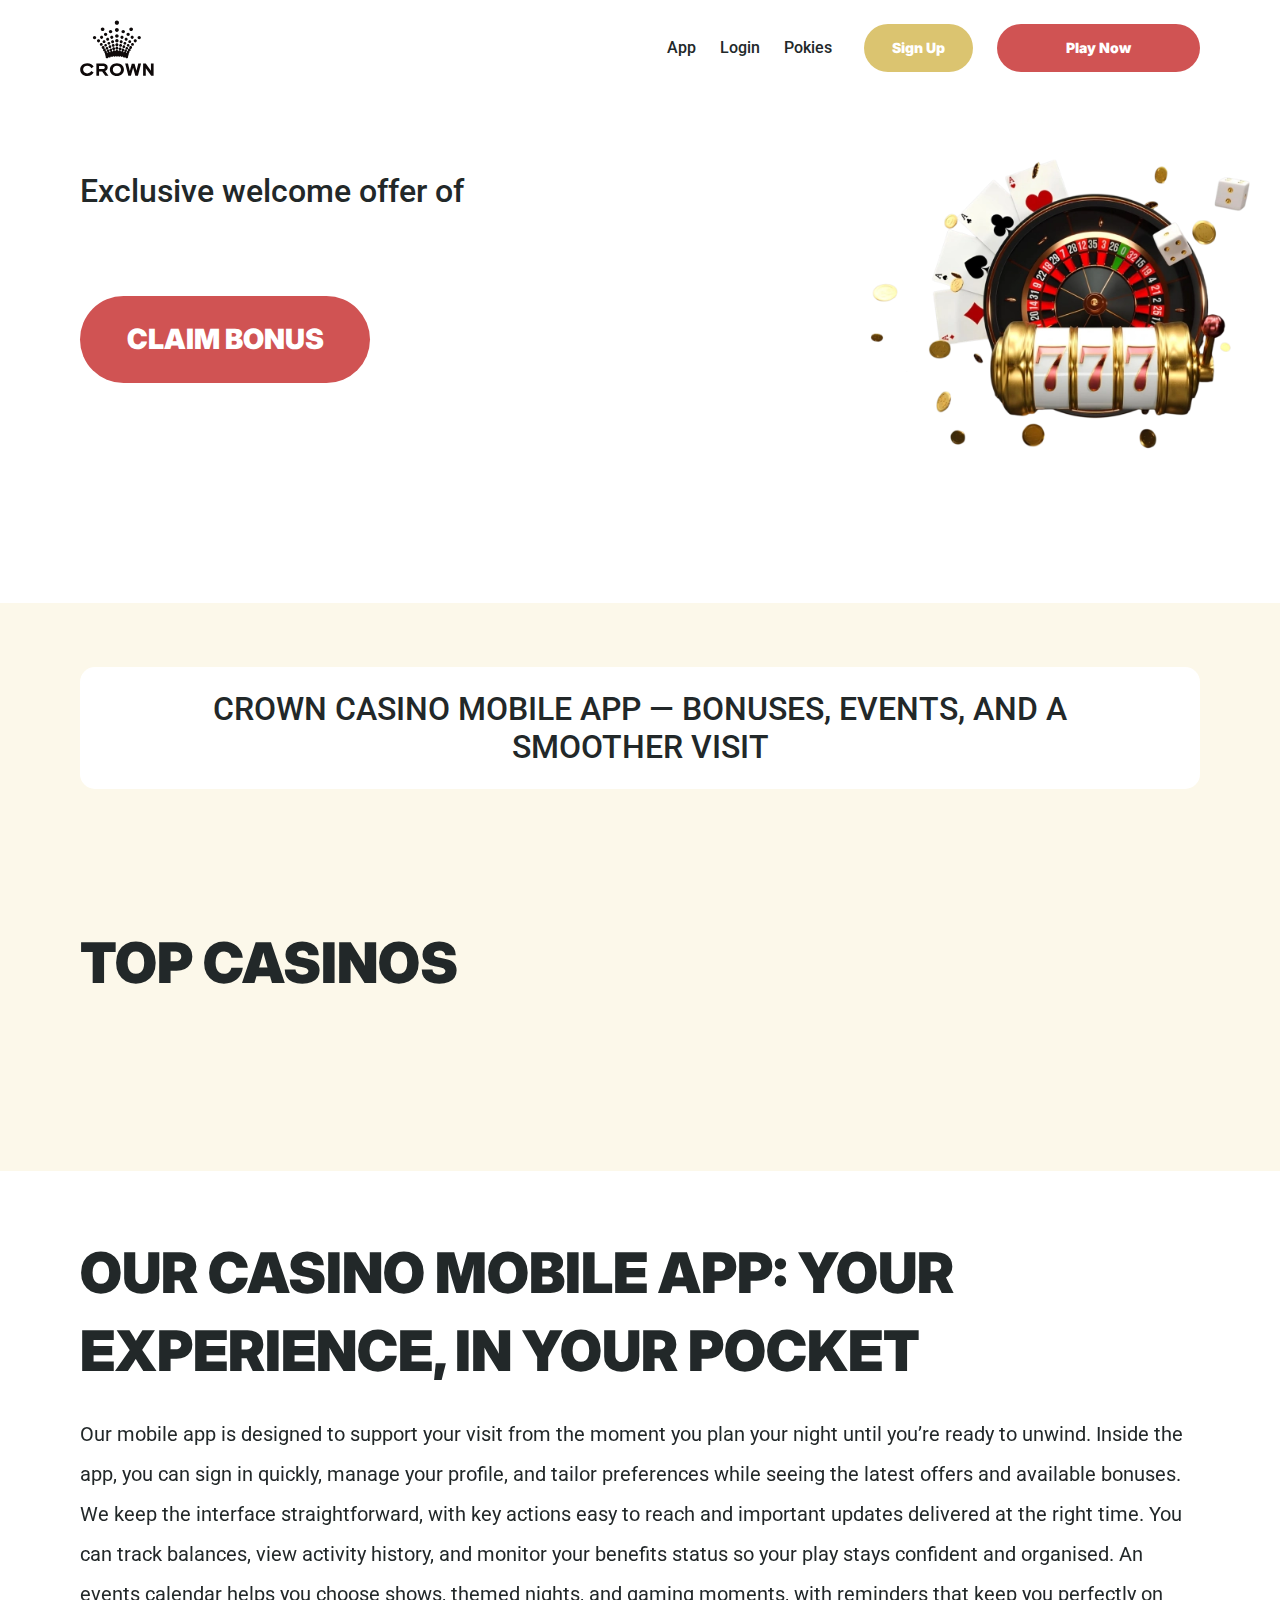
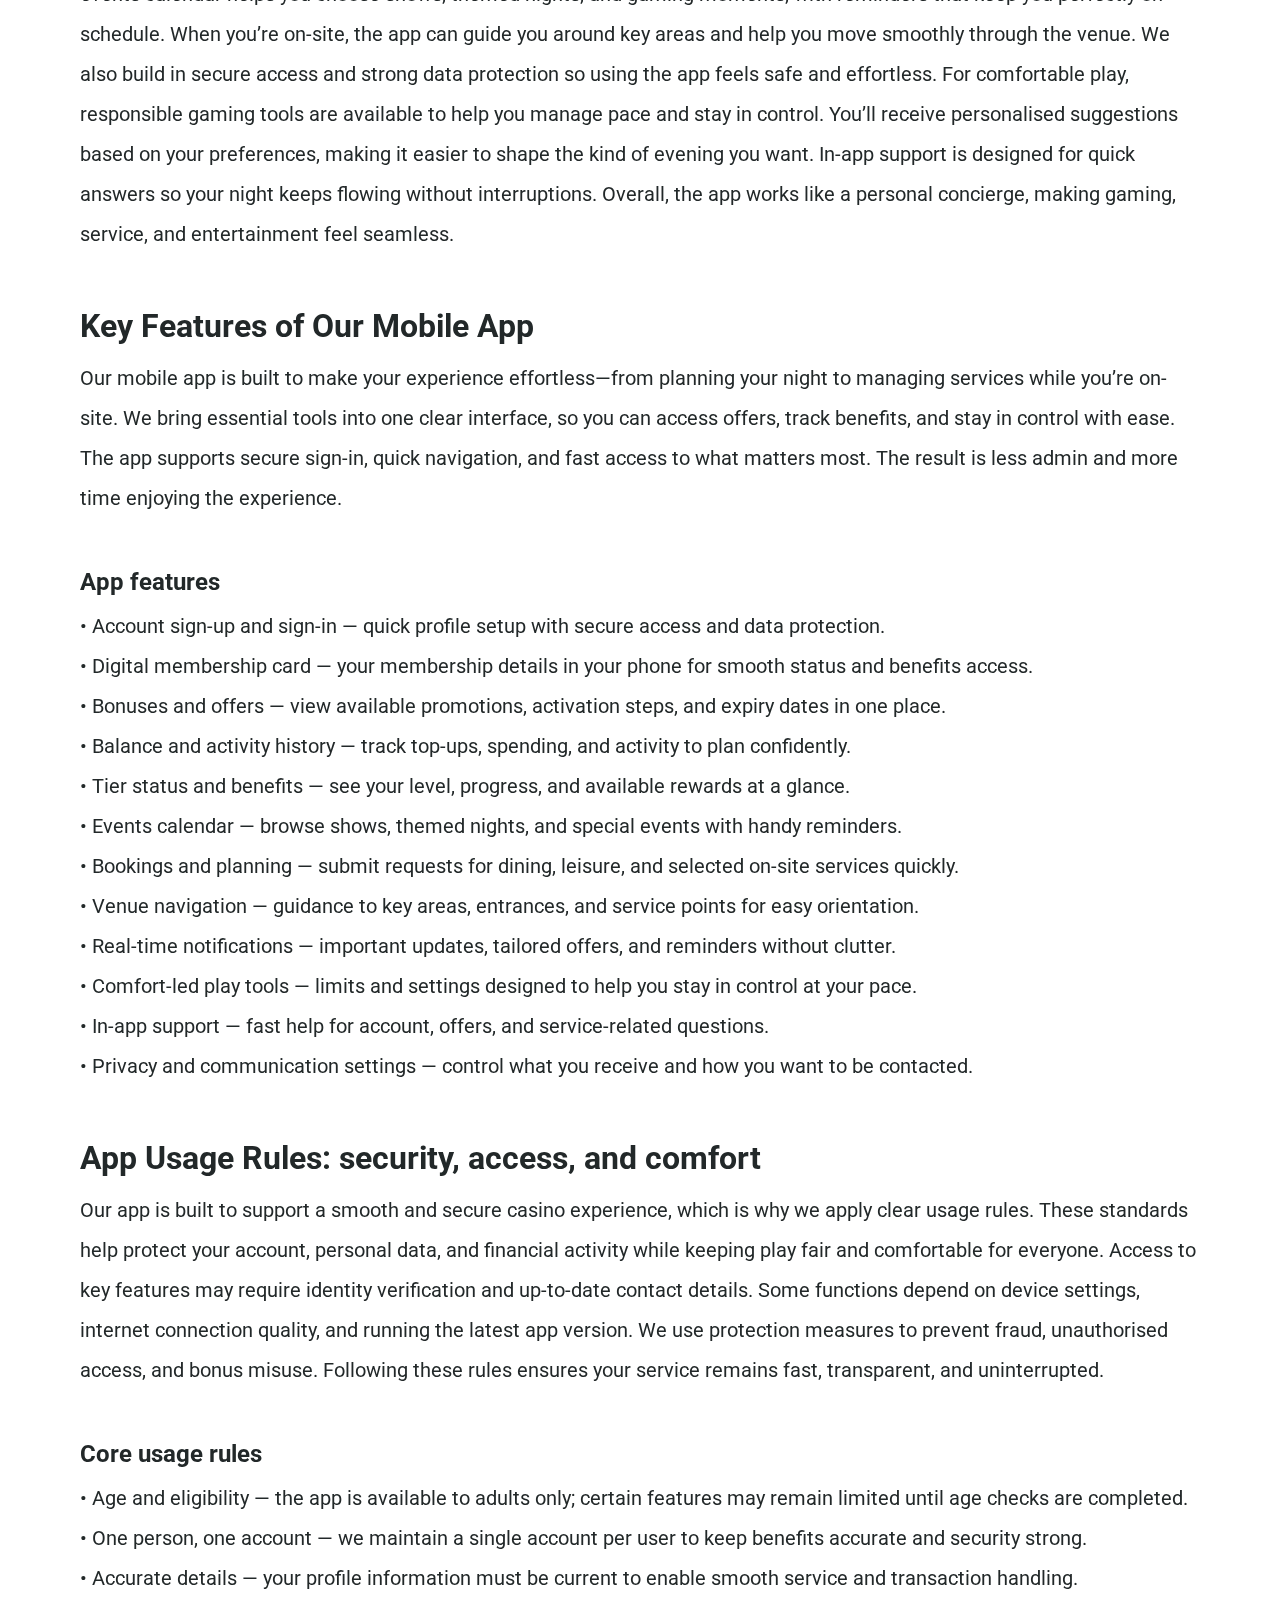
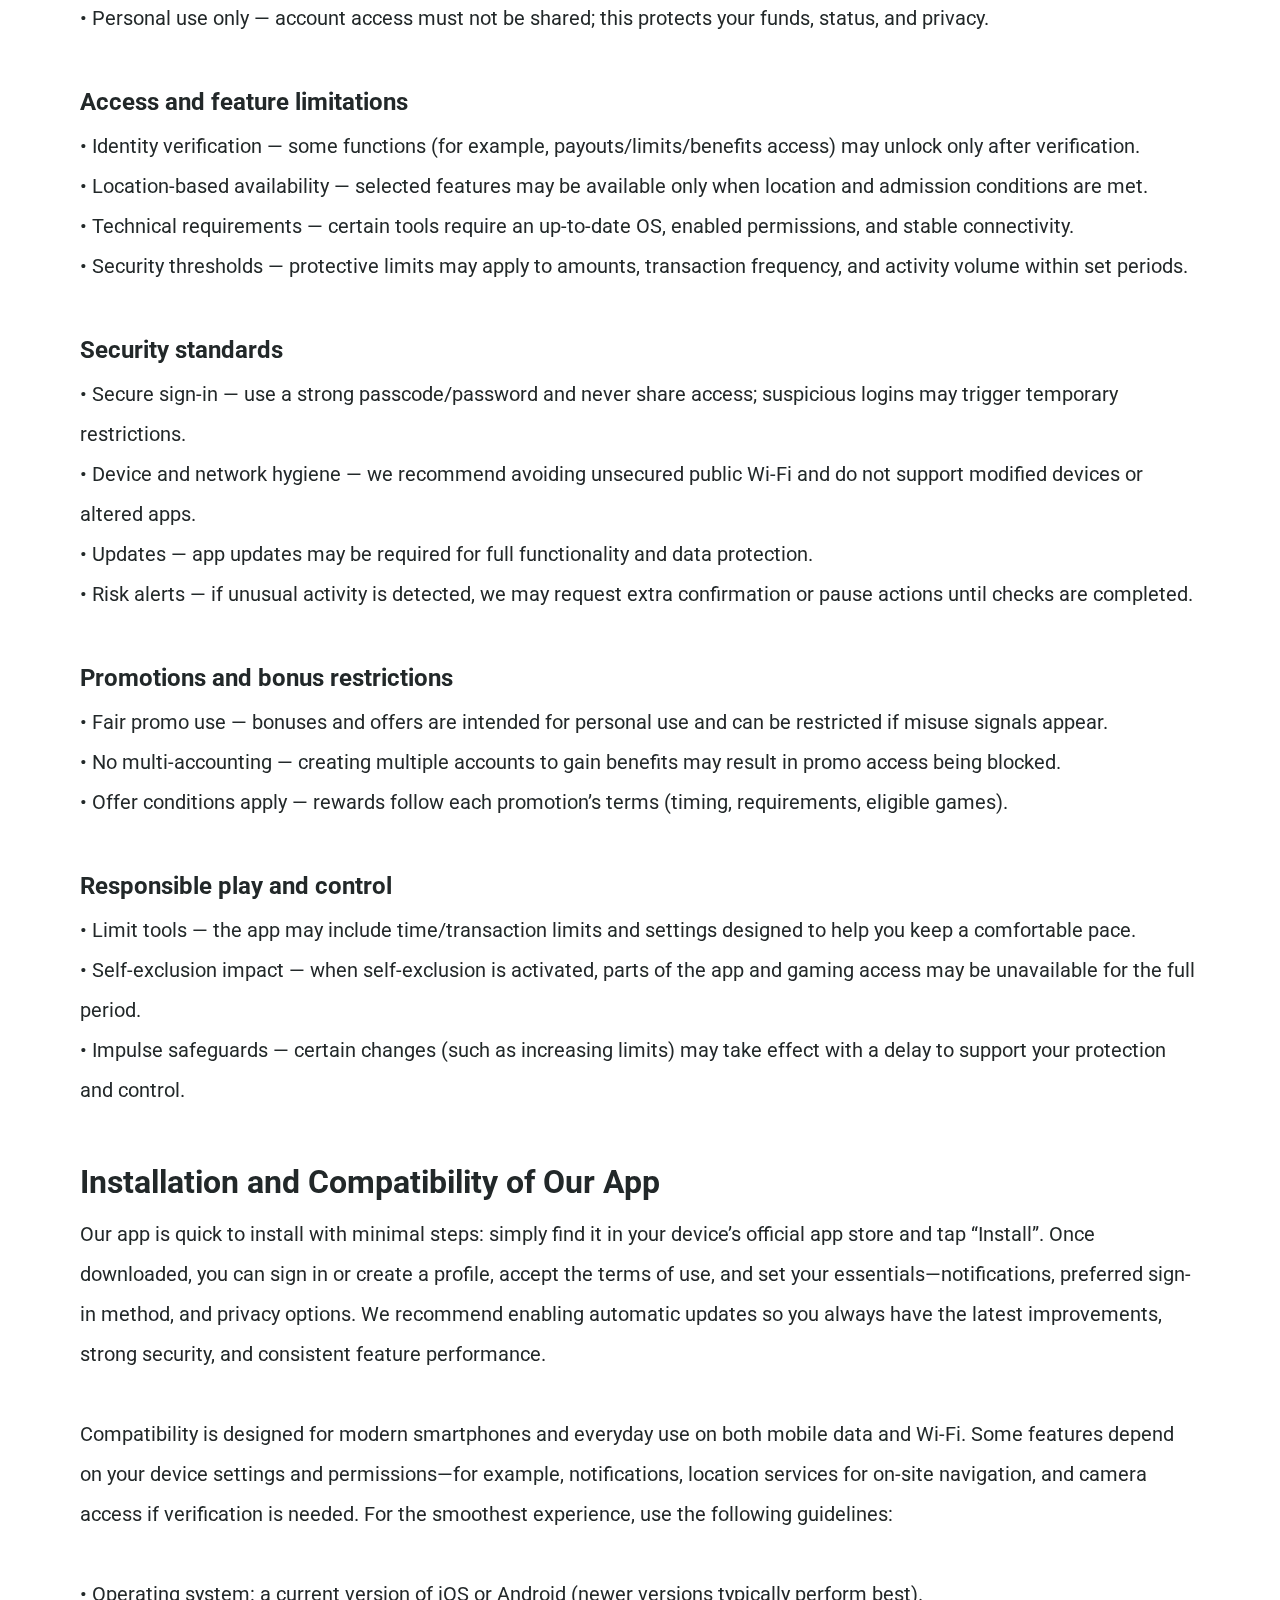
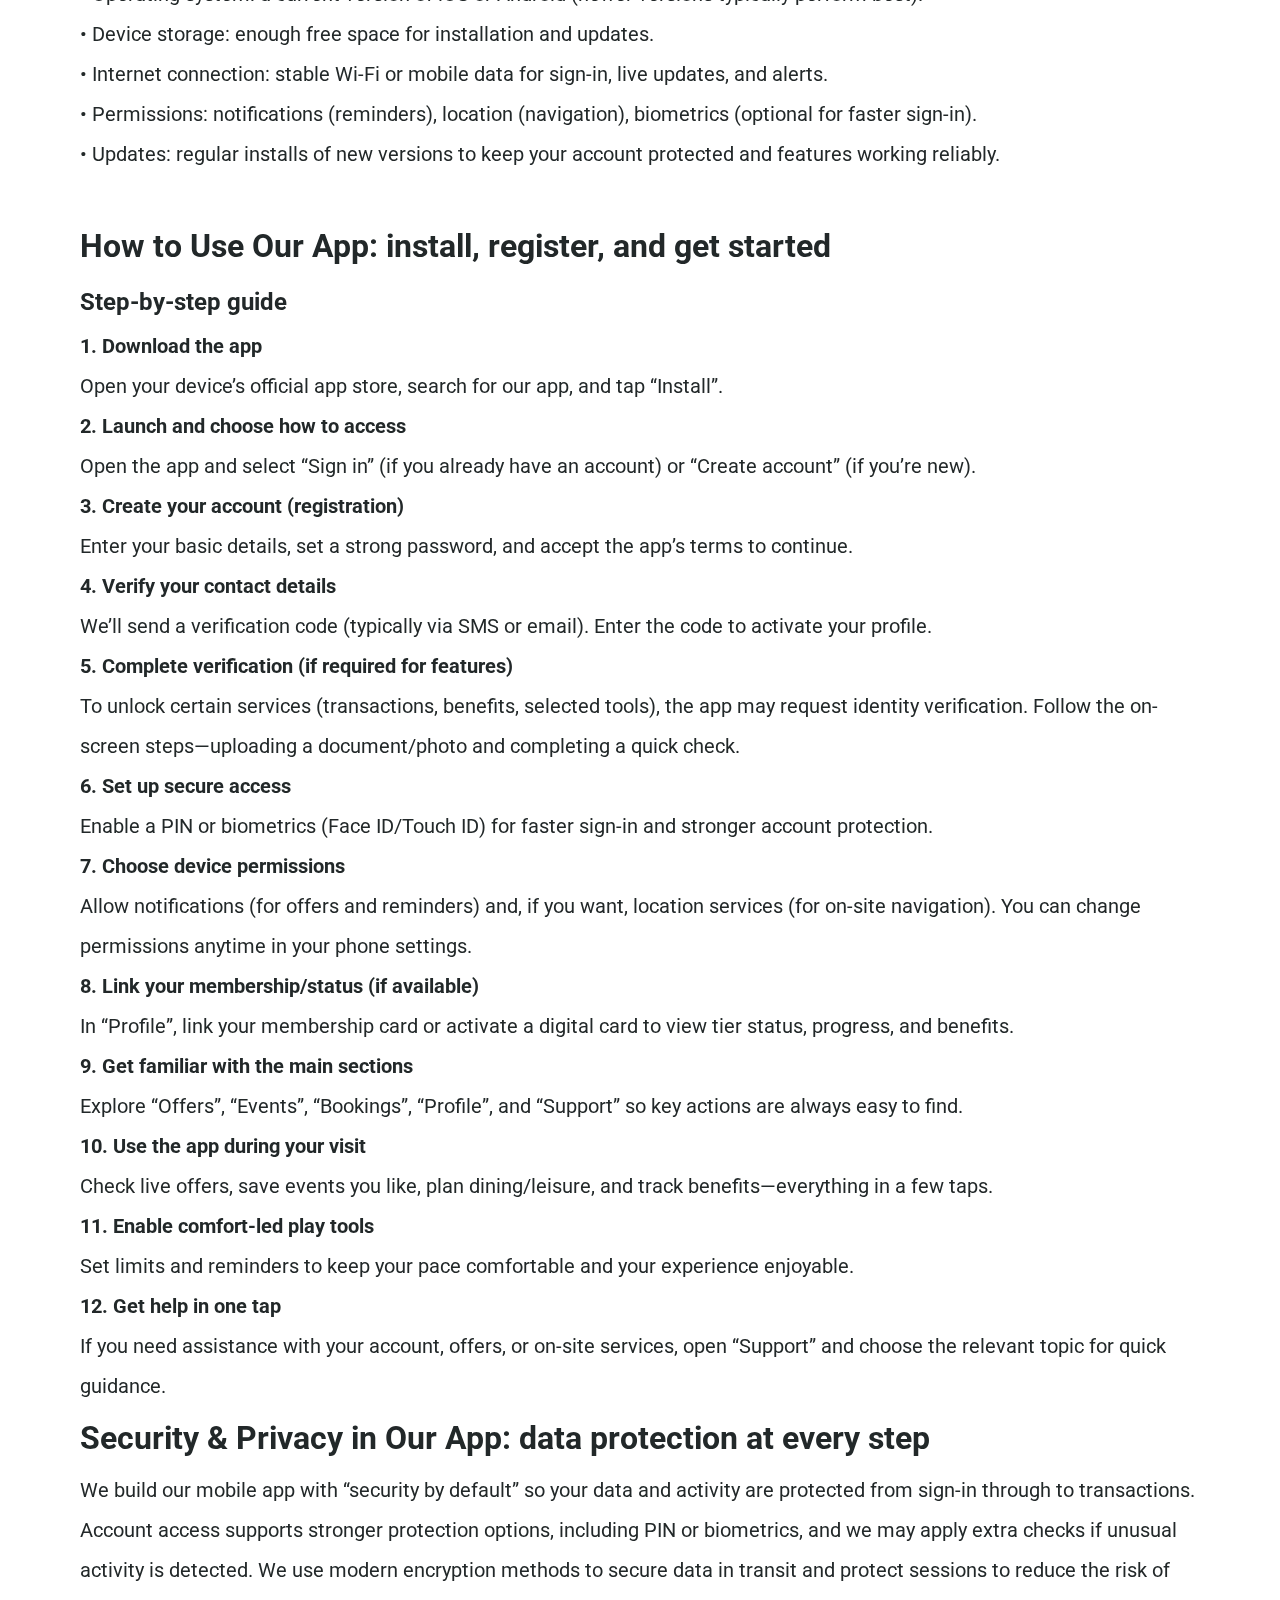
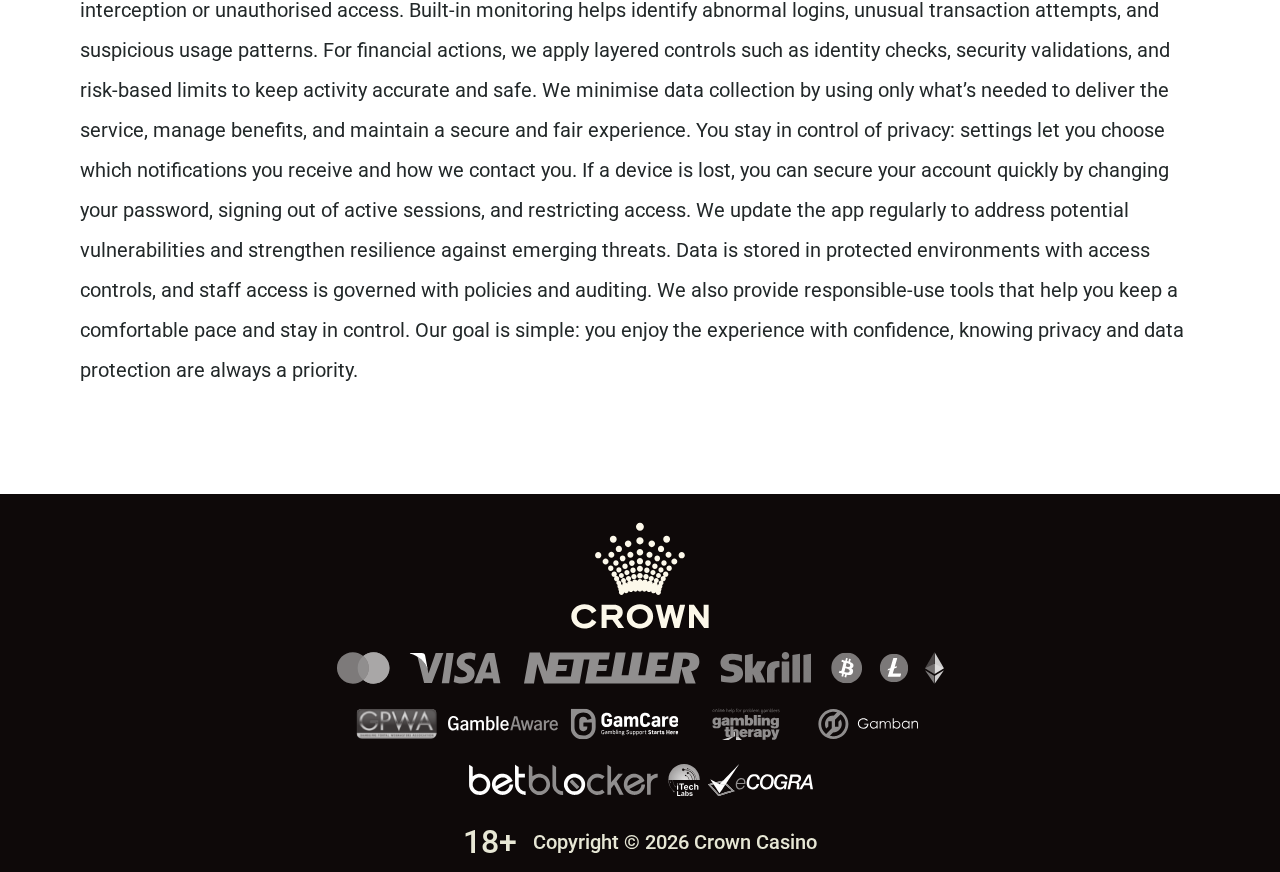
<file: app.html>
<!DOCTYPE html>
<html lang="en-AU">

<head>
    <meta charset="utf-8">

    <script src="./common.js"></script>
    <script src="./pages.js"></script>

    <link rel="manifest" href="./manifest.json">

    <link rel="preconnect" href="https://fonts.googleapis.com" />
    <link rel="preconnect" href="https://fonts.gstatic.com" crossorigin />
    <!-- Google Fonts -->
    <link
            href="https://fonts.googleapis.com/css2?family=Inter:wght@300;400;500;600;700&display=swap"
            rel="stylesheet"
    />
    <!-- Google Fonts -->

    <!-- Google Fonts -->
    <link
            href="https://fonts.googleapis.com/css2?family=Roboto:wght@300;400;500;600;700&display=swap"
            rel="stylesheet"
    />

    <meta name="viewport" content="width=device-width, initial-scale=1, minimum-scale=1, maximum-scale=2">
    <link rel="preload" as="image" href="_assets/images/1769769825-crown-black-spray-1.svg" fetchpriority="high">
    <link rel="stylesheet" href="./normalize.css">
    <link rel="stylesheet" href="./index.css">
    <meta name="theme-color" content="">
    <title>Crown Casino App | Bonuses, offers, events, bookings &amp; digital member card</title>
    <meta name="description"
          content="Download the Crown Casino app to manage your account, view bonuses and offers, plan events and bookings, use your digital membership card, and get quick in-app support anytime.
">
    <link rel="canonical" href="https://crown-casino-resorts.com/app">
    <meta property="og:title" content="Crown Casino App | Bonuses, offers, events, bookings &amp; digital member card">
    <meta property="og:description"
          content="Download the Crown Casino app to manage your account, view bonuses and offers, plan events and bookings, use your digital membership card, and get quick in-app support anytime.
">
    <meta property="og:url" content="https://crown-casino-resorts.com/app">
    <meta property="og:site_name" content="Crown Casino App | Bonuses, offers, events, bookings &amp; digital member card">
    <meta property="og:locale" content="en-AU">
    <meta property="og:image" content="_assets/images/1769769589-132507-1-1.webp">
    <meta property="og:image:width" content="1200">
    <meta property="og:image:height" content="630">
    <meta property="og:type" content="website">
    <meta name="twitter:card" content="summary_large_image">
    <meta name="twitter:site" content="crown-casino-resorts.com/app">
    <meta name="twitter:title" content="Crown Casino App | Bonuses, offers, events, bookings &amp; digital member card">
    <meta name="twitter:description"
          content="Download the Crown Casino app to manage your account, view bonuses and offers, plan events and bookings, use your digital membership card, and get quick in-app support anytime.
">
    <meta name="twitter:image" content="_assets/images/1769769589-132507-1-1.webp">
    <meta name="twitter:image:width" content="1200">
    <meta name="twitter:image:height" content="630">
    <link rel="icon" href="_assets/images/1769769595-crown-favicon-black-spray-32x32.webp" type="image/x-icon" sizes="16x16">
    <meta name="language" content="en-AU">
    <link rel="apple-touch-icon" href="_assets/images/1769769583-crown-favicon-black-spray-32x32.webp" sizes="96x96">
    <link rel="icon" href="_assets/images/1769769583-crown-favicon-black-spray-32x32.webp" type="image/webp" sizes="192x192">

    <link rel="preload" href="_assets/images/1769770970-132507-1-1.webp" as="image" fetchpriority="high">

</head>

<body>
<svg
        style="display: none"
        xmlns="http://www.w3.org/2000/svg"
        width="1em"
        height="1em"
        viewBox="0 0 256 256"
>
    <symbol id="minus-icon" viewBox="0 0 256 256">
        <path
                fill="#dbc470"
                d="M228 128a12 12 0 0 1-12 12H40a12 12 0 0 1 0-24h176a12 12 0 0 1 12 12"
        />
    </symbol>
</svg>

<svg
        style="display: none"
        xmlns="http://www.w3.org/2000/svg"
        width="1em"
        height="1em"
        viewBox="0 0 32 32"
>
    <symbol id="globe-icon" viewBox="0 0 32 32">
        <path
                fill="#d05353"
                d="M32.032 16c0-8.501-6.677-15.472-15.072-15.969-0.173-0.019-0.346-0.032-0.523-0.032-0.052 0-0.104 0.005-0.156 0.007-0.093-0.002-0.186-0.007-0.281-0.007-8.84 0-16.032 7.178-16.032 16.001s7.192 16.001 16.032 16.001c0.094 0 0.188-0.006 0.281-0.008 0.052 0.002 0.104 0.008 0.156 0.008 0.176 0 0.349-0.012 0.523-0.032 8.395-0.497 15.072-7.468 15.072-15.969zM29.049 21.151c-0.551-0.16-1.935-0.507-4.377-0.794 0.202-1.381 0.313-2.84 0.313-4.357 0-1.196-0.069-2.354-0.197-3.469 3.094-0.37 4.45-0.835 4.54-0.867l-0.372-1.050c0.695 1.659 1.080 3.478 1.080 5.386 0 1.818-0.352 3.555-0.987 5.151zM8.921 16c0-1.119 0.074-2.212 0.21-3.263 1.621 0.127 3.561 0.222 5.839 0.243v6.939c-2.219 0.021-4.114 0.111-5.709 0.234-0.22-1.319-0.34-2.715-0.34-4.154zM16.967 2.132c2.452 0.711 4.552 4.115 5.492 8.628-1.512 0.12-3.332 0.209-5.492 0.229v-8.857zM14.971 2.156v8.832c-2.136-0.021-3.965-0.109-5.502-0.226 0.96-4.457 3.076-7.836 5.502-8.606zM14.971 21.913l0 7.929c-2.263-0.718-4.256-3.705-5.293-7.719 1.492-0.11 3.253-0.189 5.292-0.21zM16.967 29.868l-0-7.955c2.061 0.020 3.814 0.102 5.288 0.217-1.019 4.067-3 7.076-5.288 7.738zM16.967 19.92l0-6.939c2.291-0.021 4.218-0.118 5.818-0.25 0.131 1.053 0.203 2.147 0.203 3.268 0 1.442-0.116 2.84-0.329 4.16-1.575-0.128-3.462-0.219-5.692-0.24zM28.588 9.81c-0.302 0.094-1.564 0.453-4.094 0.751-0.564-2.998-1.584-5.561-2.91-7.412 3.048 1.325 5.535 3.697 7.005 6.661zM11.213 2.831c-1.632 1.873-2.963 4.568-3.691 7.754-2.265-0.245-3.623-0.534-4.166-0.665 1.585-3.27 4.407-5.836 7.856-7.088zM2.614 11.787c0.385 0.104 1.841 0.467 4.549 0.766-0.155 1.107-0.24 2.26-0.24 3.447 0 1.509 0.136 2.96 0.383 4.334-2.325 0.251-3.755 0.552-4.396 0.706-0.607-1.566-0.944-3.264-0.944-5.041 0-1.467 0.228-2.883 0.649-4.213zM3.784 22.886c0.727-0.154 2.029-0.39 3.956-0.591 0.759 2.803 1.993 5.175 3.473 6.874-3.16-1.148-5.79-3.398-7.429-6.282v0zM21.583 28.849c1.195-1.665 2.14-3.907 2.728-6.525 1.982 0.227 3.226 0.494 3.853 0.652-1.5 2.596-3.808 4.669-6.581 5.873z">
        </path>
    </symbol>
</svg>

<svg width="32" height="31" viewBox="0 0 32 31" fill="none" xmlns="http://www.w3.org/2000/svg">
    <symbol id="star-icon" viewBox="0 0 32 31">
        <path d="M10.0431 24.5932L15.8898 21.0667L21.7365 24.6396L20.2052 17.9577L25.3559 13.5031L18.5811 12.8999L15.8898 6.58913L13.1985 12.8535L6.42371 13.4567L11.5744 17.9577L10.0431 24.5932ZM15.8898 25.4285L8.187 30.0687C7.84672 30.2853 7.49096 30.3781 7.11975 30.3471C6.74853 30.3162 6.42371 30.1925 6.1453 29.9759C5.86688 29.7594 5.65034 29.489 5.49566 29.1648C5.34099 28.8406 5.31005 28.4768 5.40286 28.0734L7.44456 19.3034L0.623417 13.4103C0.314068 13.1319 0.121034 12.8145 0.0443157 12.4581C-0.0324028 12.1017 -0.00951111 11.754 0.112991 11.415C0.235493 11.0759 0.421103 10.7975 0.669819 10.5797C0.918536 10.362 1.25882 10.2227 1.69067 10.1621L10.6927 9.37327L14.1729 1.11366C14.3276 0.742438 14.5676 0.464023 14.8931 0.278414C15.2185 0.0928044 15.5507 0 15.8898 0C16.2288 0 16.5611 0.0928044 16.8865 0.278414C17.2119 0.464023 17.452 0.742438 17.6067 1.11366L21.0869 9.37327L30.0889 10.1621C30.522 10.224 30.8623 10.3632 31.1098 10.5797C31.3572 10.7963 31.5428 11.0747 31.6666 11.415C31.7903 11.7553 31.8138 12.1036 31.7371 12.46C31.6604 12.8163 31.4667 13.1331 31.1562 13.4103L24.335 19.3034L26.3767 28.0734C26.4695 28.4756 26.4386 28.8394 26.2839 29.1648C26.1292 29.4902 25.9127 29.7606 25.6343 29.9759C25.3559 30.1912 25.0311 30.315 24.6598 30.3471C24.2886 30.3793 23.9329 30.2865 23.5926 30.0687L15.8898 25.4285Z" fill="#dbc470"/>
    </symbol>
</svg>

<svg
        xmlns="http://www.w3.org/2000/svg"
        width="1em"
        height="1em"
        viewBox="0 0 256 256"
>
    <symbol id="plus-icon" viewBox="0 0 256 256">
        <path
                fill="#dbc470"
                d="M228 128a12 12 0 0 1-12 12h-76v76a12 12 0 0 1-24 0v-76H40a12 12 0 0 1 0-24h76V40a12 12 0 0 1 24 0v76h76a12 12 0 0 1 12 12"
        />
    </symbol>
</svg>

<svg
        width="33"
        height="32"
        viewBox="0 0 33 32"
        fill="none"
        xmlns="http://www.w3.org/2000/svg"
>
    <symbol id="play-icon" viewBox="0 0 33 32">
        <path
                d="M16.8334 0.0786133C7.9606 0.0786133 0.767578 7.20678 0.767578 15.9998C0.767578 24.7929 7.9606 31.921 16.8334 31.921C25.7061 31.921 32.8992 24.7929 32.8992 15.9998C32.8992 7.20678 25.7061 0.0786133 16.8334 0.0786133ZM22.3861 16.8438L14.3532 21.8192C14.1907 21.9197 14.0059 21.9703 13.821 21.9703C13.6536 21.9703 13.4859 21.929 13.3342 21.8454C13.015 21.67 12.8169 21.3372 12.8169 20.9752V11.0244C12.8169 10.6625 13.015 10.3296 13.3342 10.1543C13.6533 9.97788 14.0436 9.98857 14.3532 10.1805L22.3861 15.1559C22.6796 15.3381 22.858 15.6568 22.858 15.9998C22.858 16.3428 22.6796 16.6616 22.3861 16.8438Z"
                fill="#d05353"
        />
    </symbol>
</svg>

<svg
        width="20"
        height="20"
        viewBox="0 0 20 20"
        fill="none"
        xmlns="http://www.w3.org/2000/svg"
>
    <symbol id="information-outline" viewBox="0 0 20 20">
        <path
                d="M9 7H11V5H9V7ZM10 18C5.59 18 2 14.41 2 10C2 5.59 5.59 2 10 2C14.41 2 18 5.59 18 10C18 14.41 14.41 18 10 18ZM10 0C8.68678 0 7.38642 0.258658 6.17317 0.761205C4.95991 1.26375 3.85752 2.00035 2.92893 2.92893C1.05357 4.8043 0 7.34784 0 10C0 12.6522 1.05357 15.1957 2.92893 17.0711C3.85752 17.9997 4.95991 18.7362 6.17317 19.2388C7.38642 19.7413 8.68678 20 10 20C12.6522 20 15.1957 18.9464 17.0711 17.0711C18.9464 15.1957 20 12.6522 20 10C20 8.68678 19.7413 7.38642 19.2388 6.17317C18.7362 4.95991 17.9997 3.85752 17.0711 2.92893C16.1425 2.00035 15.0401 1.26375 13.8268 0.761205C12.6136 0.258658 11.3132 0 10 0ZM9 15H11V9H9V15Z"
                fill="#222829"
        />
    </symbol>
</svg>

<div class="wrapper">
    <header class="header" id="top">
        <div class="headerBlock">
            <div class="headerLogoContainer"><a href="/" aria-label="Main page"><img class="header__logo logo"
                                                                                                     src="_assets/images/1769769825-crown-black-spray-1.svg" alt="Crown Casino Logo" /></a></div>

            <div class="navBlockMain">

                <!-- Main Navigation -->
                <nav>
                    <button class="hamburger" aria-label="Toggle navigation menu">
                        <span></span>
                    </button>

                    <ul class="nav__list">

                        <li><a href="index">index</a></li>
                        <li><a href="app">App</a></li>
                        <li><a href="login">Login</a></li>
                        <li><a href="pokies">Pokies</a></li>

                    </ul>
                </nav>
                <!-- CTA buttons -->
                <div class="btn__list">
                    <div class="nav__item">
                        <a
                                class="nav__link"
                                target="_blank"
                                href="casino.html?id=example-offer-id"
                                aria-label="Sign Up"
                                id="navSignUp"
                        >
                            Sign Up
                        </a>
                    </div>

                    <div class="nav__item nav__itemLarge">
                        <a
                                class="nav__link nav__linkLarge"
                                target="_blank"
                                href="casino.html?id=example-offer-id"
                                aria-label="Play Now"
                                id="navPlayNow"
                        >
                            Play Now
                        </a>
                    </div>
                </div>
            </div>

        </div>
    </header>
    <main class="main">
        <section class="heroContainer">
            <div class="hero">
                <div class="heroBlock block">
                    <div class="heroGroup">
                        <div class="heroTextGroup">
                            <p class="heroText heroTextDesktop">Exclusive welcome offer of</p>
                            <p class="heroText heroTextMobile">Exclusive welcome bonus of</p>
                            <p class="heroText heroTextBonus" id="bonusText"></p>
                        </div><a target="_blank" class="heroLink" id="bonusLink" href="/" aria-label="Play game"><span
                            class="heroButton btn btn--large">Claim Bonus</span></a>
                    </div>
                </div>
            </div>
            <div class="heroUnder">
                <h1 class="heroText heroMainTitle">Crown Casino Mobile App — bonuses, events, and a smoother visit</h1>
            </div>
        </section>
        <div class="bonusesCircleContainer">
            <section class="topCasino">
                <div class="container">
                    <div class="topCasinoBlock block">
                        <h2 class="topCasinoTitle title"><span>Top Casinos <span id="countryName"></span></span>
                        </h2>
                        <div class="topCasinoGroup" id="casinoCardContainer">
                            <!-- Casino cards will be dynamically inserted here --></div><button
                            class="topCasinoButton btn btn--large" id="showMoreButton"> All Casino </button>
                    </div>
                </div>
            </section>
        </div>
        <div class="historyCircleContainer">
            <section class="history">
                <div class="container">
                    <div class="historyBlock block">
                        <h2 class="historyTitle title">Our Casino Mobile App: your experience, in your pocket</h2>
                        <div class="historyDescription">
<p>
Our mobile app is designed to support your visit from the moment you plan your night until you’re ready to unwind. Inside the app, you can sign in quickly, manage your profile, and tailor preferences while seeing the latest offers and available bonuses. We keep the interface straightforward, with key actions easy to reach and important updates delivered at the right time. You can track balances, view activity history, and monitor your benefits status so your play stays confident and organised. An events calendar helps you choose shows, themed nights, and gaming moments, with reminders that keep you perfectly on schedule. When you’re on-site, the app can guide you around key areas and help you move smoothly through the venue. We also build in secure access and strong data protection so using the app feels safe and effortless. For comfortable play, responsible gaming tools are available to help you manage pace and stay in control. You’ll receive personalised suggestions based on your preferences, making it easier to shape the kind of evening you want. In-app support is designed for quick answers so your night keeps flowing without interruptions. Overall, the app works like a personal concierge, making gaming, service, and entertainment feel seamless.

</p>
<br>


<h3 style = "font-weight: bold;font-size: 32px;">
Key Features of Our Mobile App
</h3>

<p>
Our mobile app is built to make your experience effortless—from planning your night to managing services while you’re on-site. We bring essential tools into one clear interface, so you can access offers, track benefits, and stay in control with ease. The app supports secure sign-in, quick navigation, and fast access to what matters most. The result is less admin and more time enjoying the experience.

</p>
<br>

<h4 style = "font-weight: bold; font-size: 24px;">
App features
</h4>

 <ul>
            <li>• 
Account sign-up and sign-in — quick profile setup with secure access and data protection.

</li>
            <li>• 
Digital membership card — your membership details in your phone for smooth status and benefits access.

</li>
            <li>• 
Bonuses and offers — view available promotions, activation steps, and expiry dates in one place.

</li>
            <li>• 
Balance and activity history — track top-ups, spending, and activity to plan confidently.

</li>
	    <li>• 
Tier status and benefits — see your level, progress, and available rewards at a glance.

</li>
	    <li>• 
Events calendar — browse shows, themed nights, and special events with handy reminders.

</li>
	    <li>• 
Bookings and planning — submit requests for dining, leisure, and selected on-site services quickly.

</li>
	    <li>• 
Venue navigation — guidance to key areas, entrances, and service points for easy orientation.

</li>
	    <li>• 
Real-time notifications — important updates, tailored offers, and reminders without clutter.

</li>
	    <li>• 
Comfort-led play tools — limits and settings designed to help you stay in control at your pace.

</li>
	    <li>• 
In-app support — fast help for account, offers, and service-related questions.

</li>
	    <li>• 
Privacy and communication settings — control what you receive and how you want to be contacted.

</li>
        </ul><br>


<h3 style = "font-weight: bold;font-size: 32px;">
App Usage Rules: security, access, and comfort
</h3>

<p>
Our app is built to support a smooth and secure casino experience, which is why we apply clear usage rules. These standards help protect your account, personal data, and financial activity while keeping play fair and comfortable for everyone. Access to key features may require identity verification and up-to-date contact details. Some functions depend on device settings, internet connection quality, and running the latest app version. We use protection measures to prevent fraud, unauthorised access, and bonus misuse. Following these rules ensures your service remains fast, transparent, and uninterrupted.

</p>
<br>

<h4 style = "font-weight: bold; font-size: 24px;">
Core usage rules


</h4>

 <ul>
            <li>• 
Age and eligibility — the app is available to adults only; certain features may remain limited until age checks are completed.

</li>
            <li>• 
One person, one account — we maintain a single account per user to keep benefits accurate and security strong.

</li>
            <li>• 
Accurate details — your profile information must be current to enable smooth service and transaction handling.

</li>
            <li>• 
Personal use only — account access must not be shared; this protects your funds, status, and privacy.


</li>

        </ul><br>

<h4 style = "font-weight: bold; font-size: 24px;">
Access and feature limitations


</h4>

 <ul>
            <li>• 
Identity verification — some functions (for example, payouts/limits/benefits access) may unlock only after verification.

</li>
            <li>• 
Location-based availability — selected features may be available only when location and admission conditions are met.

</li>
            <li>• 
Technical requirements — certain tools require an up-to-date OS, enabled permissions, and stable connectivity.

</li>
            <li>• 
Security thresholds — protective limits may apply to amounts, transaction frequency, and activity volume within set periods.


</li>

        </ul><br>

<h4 style = "font-weight: bold; font-size: 24px;">
Security standards


</h4>

 <ul>
            <li>• 
Secure sign-in — use a strong passcode/password and never share access; suspicious logins may trigger temporary restrictions.

</li>
            <li>• 
Device and network hygiene — we recommend avoiding unsecured public Wi‑Fi and do not support modified devices or altered apps.

</li>
            <li>• 
Updates — app updates may be required for full functionality and data protection.

</li>
            <li>• 
Risk alerts — if unusual activity is detected, we may request extra confirmation or pause actions until checks are completed.


</li>

        </ul><br>

<h4 style = "font-weight: bold; font-size: 24px;">
Promotions and bonus restrictions


</h4>

 <ul>
            <li>• 
Fair promo use — bonuses and offers are intended for personal use and can be restricted if misuse signals appear.

</li>
            <li>• 
No multi-accounting — creating multiple accounts to gain benefits may result in promo access being blocked.

</li>
            <li>• 
Offer conditions apply — rewards follow each promotion’s terms (timing, requirements, eligible games).

</li>


        </ul><br>

<h4 style = "font-weight: bold; font-size: 24px;">
Responsible play and control


</h4>

 <ul>
            <li>• 
Limit tools — the app may include time/transaction limits and settings designed to help you keep a comfortable pace.

</li>
            <li>• 
Self-exclusion impact — when self-exclusion is activated, parts of the app and gaming access may be unavailable for the full period.

</li>
            <li>• 
Impulse safeguards — certain changes (such as increasing limits) may take effect with a delay to support your protection and control.

</li>
        </ul><br>

<h3 style = "font-weight: bold;font-size: 32px;">
Installation and Compatibility of Our App
</h3>

<p>
Our app is quick to install with minimal steps: simply find it in your device’s official app store and tap “Install”. Once downloaded, you can sign in or create a profile, accept the terms of use, and set your essentials—notifications, preferred sign-in method, and privacy options. We recommend enabling automatic updates so you always have the latest improvements, strong security, and consistent feature performance.

</p>
<br>
<p>
Compatibility is designed for modern smartphones and everyday use on both mobile data and Wi‑Fi. Some features depend on your device settings and permissions—for example, notifications, location services for on-site navigation, and camera access if verification is needed. For the smoothest experience, use the following guidelines:


</p>
<br>



 <ul>
            <li>• 
Operating system: a current version of iOS or Android (newer versions typically perform best).

</li>
            <li>• 
Device storage: enough free space for installation and updates.

</li>
            <li>• 
Internet connection: stable Wi‑Fi or mobile data for sign-in, live updates, and alerts.

</li>
            <li>• 
Permissions: notifications (reminders), location (navigation), biometrics (optional for faster sign-in).

</li>
	    <li>• 
Updates: regular installs of new versions to keep your account protected and features working reliably.


</li>
        </ul><br>

<h3 style = "font-weight: bold;font-size: 32px;">
How to Use Our App: install, register, and get started
</h3>
<h4 style = "font-weight: bold; font-size: 24px;">
Step-by-step guide</h4>


<p><strong>1. Download the app</strong></p>
<p>Open your device’s official app store, search for our app, and tap “Install”.

</p>
<p><strong>2. Launch and choose how to access</strong></p>
<p> Open the app and select “Sign in” (if you already have an account) or “Create account” (if you’re new).

</p>


<p><strong>3. Create your account (registration)</strong></p>
<p>Enter your basic details, set a strong password, and accept the app’s terms to continue.


</p>


<p><strong>4. Verify your contact details</strong></p>
<p>We’ll send a verification code (typically via SMS or email). Enter the code to activate your profile.
</p>

<p><strong>5. Complete verification (if required for features)</strong></p>
<p>To unlock certain services (transactions, benefits, selected tools), the app may request identity verification. Follow the on-screen steps—uploading a document/photo and completing a quick check.


</p>

<p><strong>6. Set up secure access</strong></p>
<p>Enable a PIN or biometrics (Face ID/Touch ID) for faster sign-in and stronger account protection.


</p>

<p><strong>7. Choose device permissions</strong></p>
<p>Allow notifications (for offers and reminders) and, if you want, location services (for on-site navigation). You can change permissions anytime in your phone settings.


</p>

<p><strong>8. Link your membership/status (if available)</strong></p>
<p>In “Profile”, link your membership card or activate a digital card to view tier status, progress, and benefits.


</p>

<p><strong>9. Get familiar with the main sections</strong></p>
<p>Explore “Offers”, “Events”, “Bookings”, “Profile”, and “Support” so key actions are always easy to find.


</p>

<p><strong>10. Use the app during your visit</strong></p>
<p>Check live offers, save events you like, plan dining/leisure, and track benefits—everything in a few taps.


</p>

<p><strong>11. Enable comfort-led play tools</strong></p>
<p>Set limits and reminders to keep your pace comfortable and your experience enjoyable.


</p>

<p><strong>12. Get help in one tap</strong></p>
<p>If you need assistance with your account, offers, or on-site services, open “Support” and choose the relevant topic for quick guidance.


</p>


<h3 style = "font-weight: bold;font-size: 32px;">
Security & Privacy in Our App: data protection at every step
</h3>

<p>
We build our mobile app with “security by default” so your data and activity are protected from sign-in through to transactions. Account access supports stronger protection options, including PIN or biometrics, and we may apply extra checks if unusual activity is detected. We use modern encryption methods to secure data in transit and protect sessions to reduce the risk of interception or unauthorised access. Built-in monitoring helps identify abnormal logins, unusual transaction attempts, and suspicious usage patterns. For financial actions, we apply layered controls such as identity checks, security validations, and risk-based limits to keep activity accurate and safe. We minimise data collection by using only what’s needed to deliver the service, manage benefits, and maintain a secure and fair experience. You stay in control of privacy: settings let you choose which notifications you receive and how we contact you. If a device is lost, you can secure your account quickly by changing your password, signing out of active sessions, and restricting access. We update the app regularly to address potential vulnerabilities and strengthen resilience against emerging threats. Data is stored in protected environments with access controls, and staff access is governed with policies and auditing. We also provide responsible-use tools that help you keep a comfortable pace and stay in control. Our goal is simple: you enjoy the experience with confidence, knowing privacy and data protection are always a priority.

</p>
<br>
</div>
                    </div>
                </div>
            </section>
        </div>
    </main>
</div>

<footer class="footer">
    <div class="footerContainer">
        <div class="footerTop">
            <div class="footerLogoContainer"><a href="https://crown-casino-resorts.com/app" aria-label="Main page"><img class="footer__logo"
                                                                                                     src="_assets/images/1769771041-crown-bone-spray-1.svg" alt="" width="140"
                                                                                                     height="48" /></a></div>
            <div class="footerPay">
                <div class="payBlock"><img class="payElementGrey"
                                           src="./assets/images/footer/payment/masterCard.svg" alt="MasterCard" /><img
                        class="payElementColor" src="./assets/images/footer/payment/masterCard--color.svg"
                        alt="MasterCard" title="MasterCard in Crown Casino" /></div>
                <div class="payBlock"><img class="payElementGrey" src="./assets/images/footer/payment/visa.svg"
                                           alt="Visa" /><img class="payElementColor"
                                                             src="./assets/images/footer/payment/visa--color.svg" alt="Visa" title="Visa in Crown Casino" /></div>
                <div class="payBlock"><img class="payElementGrey" src="./assets/images/footer/payment/neteller.svg"
                                           alt="Neteller" /><img class="payElementColor"
                                                                 src="./assets/images/footer/payment/neteller--color.svg" alt="Neteller" title="Neteller in Crown Casino" /></div>
                <div class="payBlock"><img class="payElementGrey" src="./assets/images/footer/payment/skrill.svg"
                                           alt="Skrill" /><img class="payElementColor"
                                                               src="./assets/images/footer/payment/skrill--color.svg" alt="Skrill" title="Skrill in Crown Casino" /></div>
                <div class="payBlock"><img class="payElementGrey" src="./assets/images/footer/payment/bitcoin.svg"
                                           alt="Bitcoin" /><img class="payElementColor"
                                                                src="./assets/images/footer/payment/bitcoin--color.svg" alt="Bitcoin" title="Bitcoin in Crown Casino" /></div>
                <div class="payBlock"><img class="payElementGrey" src="./assets/images/footer/payment/litecoin.svg"
                                           alt="Litecoin" /><img class="payElementColor"
                                                                 src="./assets/images/footer/payment/litecoin--color.svg" alt="Litecoin" title="Litecoin in Crown Casino" /></div>
                <div class="payBlock"><img class="payElementGrey" src="./assets/images/footer/payment/ethereum.svg"
                                           alt="Etherium" /><img class="payElementColor"
                                                                 src="./assets/images/footer/payment/ethereum--color.svg" alt="Etherium" title="Etherium in Crown Casino" /></div>
            </div>
        </div>
        <div class="footerMiddle">
            <div class="footerOperator">
                <div class="operatorBlock"><img class="operatorElementGrey"
                                                src="./assets/images/footer/operator/gpwa.svg" alt="GPWA" /><img
                        class="operatorElementColor" src="./assets/images/footer/operator/gpwa--color.svg"
                        alt="GPWA" title="GPWA in Crown Casino" /></div>
                <div class="operatorBlock"><img class="operatorElementGrey"
                                                src="./assets/images/footer/operator/gambleaware.svg" alt="Gamble Aware" /><img
                        class="operatorElementColor" src="./assets/images/footer/operator/gambleaware--color.svg"
                        alt="Gamble Aware" title="Gamble Aware in Crown Casino" /></div>
                <div class="operatorBlock"><img class="operatorElementGrey"
                                                src="./assets/images/footer/operator/gamcare.svg" alt="Game care" /><img
                        class="operatorElementColor" src="./assets/images/footer/operator/gamcare--color.svg"
                        alt="Game care" title="Game care in Crown Casino" /></div>
                <div class="operatorBlock"><img class="operatorElementGrey"
                                                src="./assets/images/footer/operator/gambling-therapy.svg" alt="Gambling Therapy" /><img
                        class="operatorElementColor"
                        src="./assets/images/footer/operator/gambling-therapy--color.svg" alt="Gambling Therapy" title="Gambling Therapy in Crown Casino" />
                </div>
                <div class="operatorBlock"><img class="operatorElementGrey"
                                                src="./assets/images/footer/operator/gamban.svg" alt="Gamban" /><img
                        class="operatorElementColor" src="./assets/images/footer/operator/gamban--color.svg"
                        alt="Gamban" title="Gamban in Crown Casino" /></div>
                <div class="operatorBlock"><img class="operatorElementGrey"
                                                src="./assets/images/footer/operator/betblocker.svg" alt="BetBlocker" /><img
                        class="operatorElementColor" src="./assets/images/footer/operator/betblocker--color.svg"
                        alt="BetBlocker" title="BetBlocker in Crown Casino" /></div>
                <div class="operatorBlock"><img class="operatorElementGrey"
                                                src="./assets/images/footer/operator/itech_labs.svg" alt="ITech Labs" /><img
                        class="operatorElementColor" src="./assets/images/footer/operator/itech_labs--color.svg"
                        alt="ITech Labs" title="ITech Labs in Crown Casino" /></div>
                <div class="operatorBlock"><img class="operatorElementGrey"
                                                src="./assets/images/footer/operator/ecogra.svg" alt="Ecogra" /><img
                        class="operatorElementColor" src="./assets/images/footer/operator/ecogra--color.svg"
                        alt="Ecogra" title="Ecogra in Crown Casino" /></div>
            </div>
        </div>
        <div class="footerBottom">
            <div class="footerBottomGroup">
                <p class="footerBottomAge">18+</p>
                <p class="footerBottomCopyright">Copyright © <span class="js-current-year"></span> Crown Casino </p>
            </div>
        </div>
    </div>
</footer>

<script>
    var playButtonName = "#play-icon";
    var informationOutlineName =
        "#information-outline";
    var topCasinoButtonText = "Claim Bonus";
    var welcomeBonusText = "Welcome bonus";
    var bonusDetailsButtonText = "";
    var playNowText = "";
    var maximumAmountText = "";
    var wagerText = "";
    var bonusCodeText = "";
    var depositText = "";
    var casinoName = "Crown Casino";
</script>

</body>
</html>
</file>
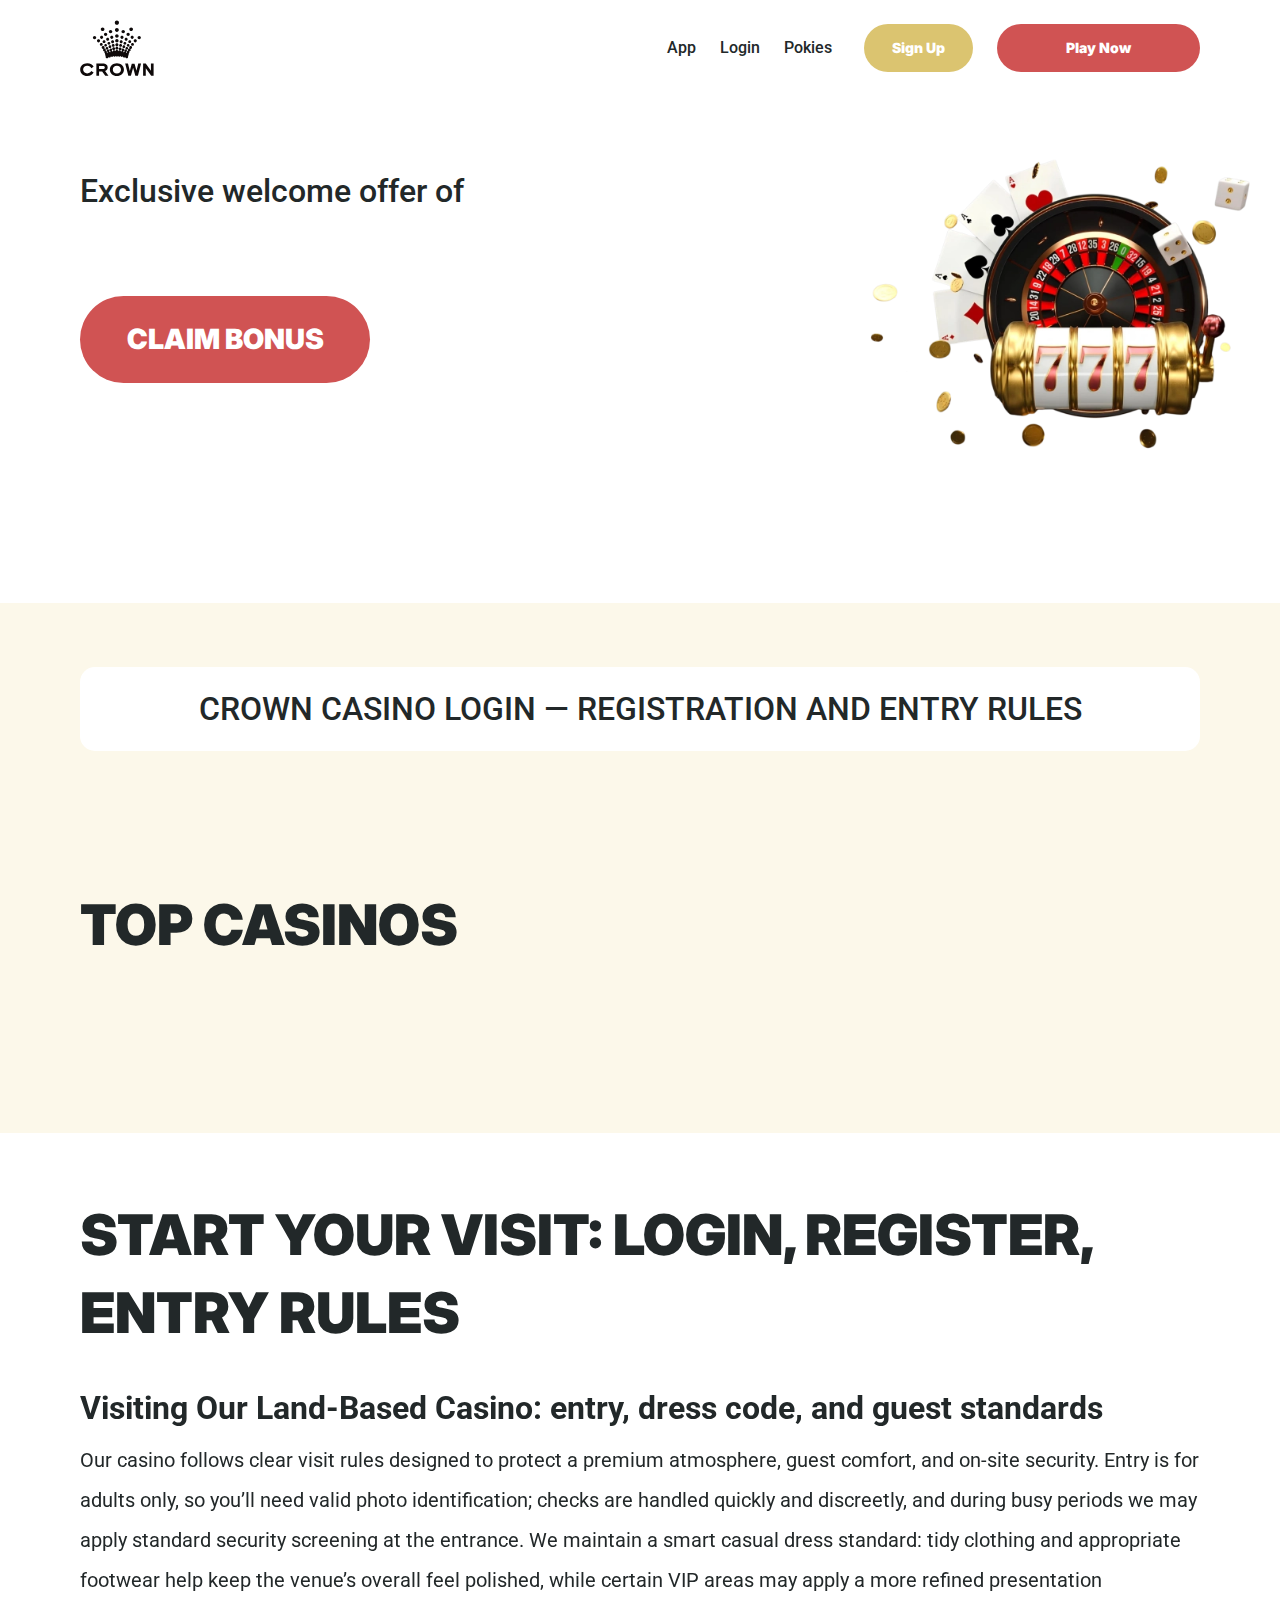
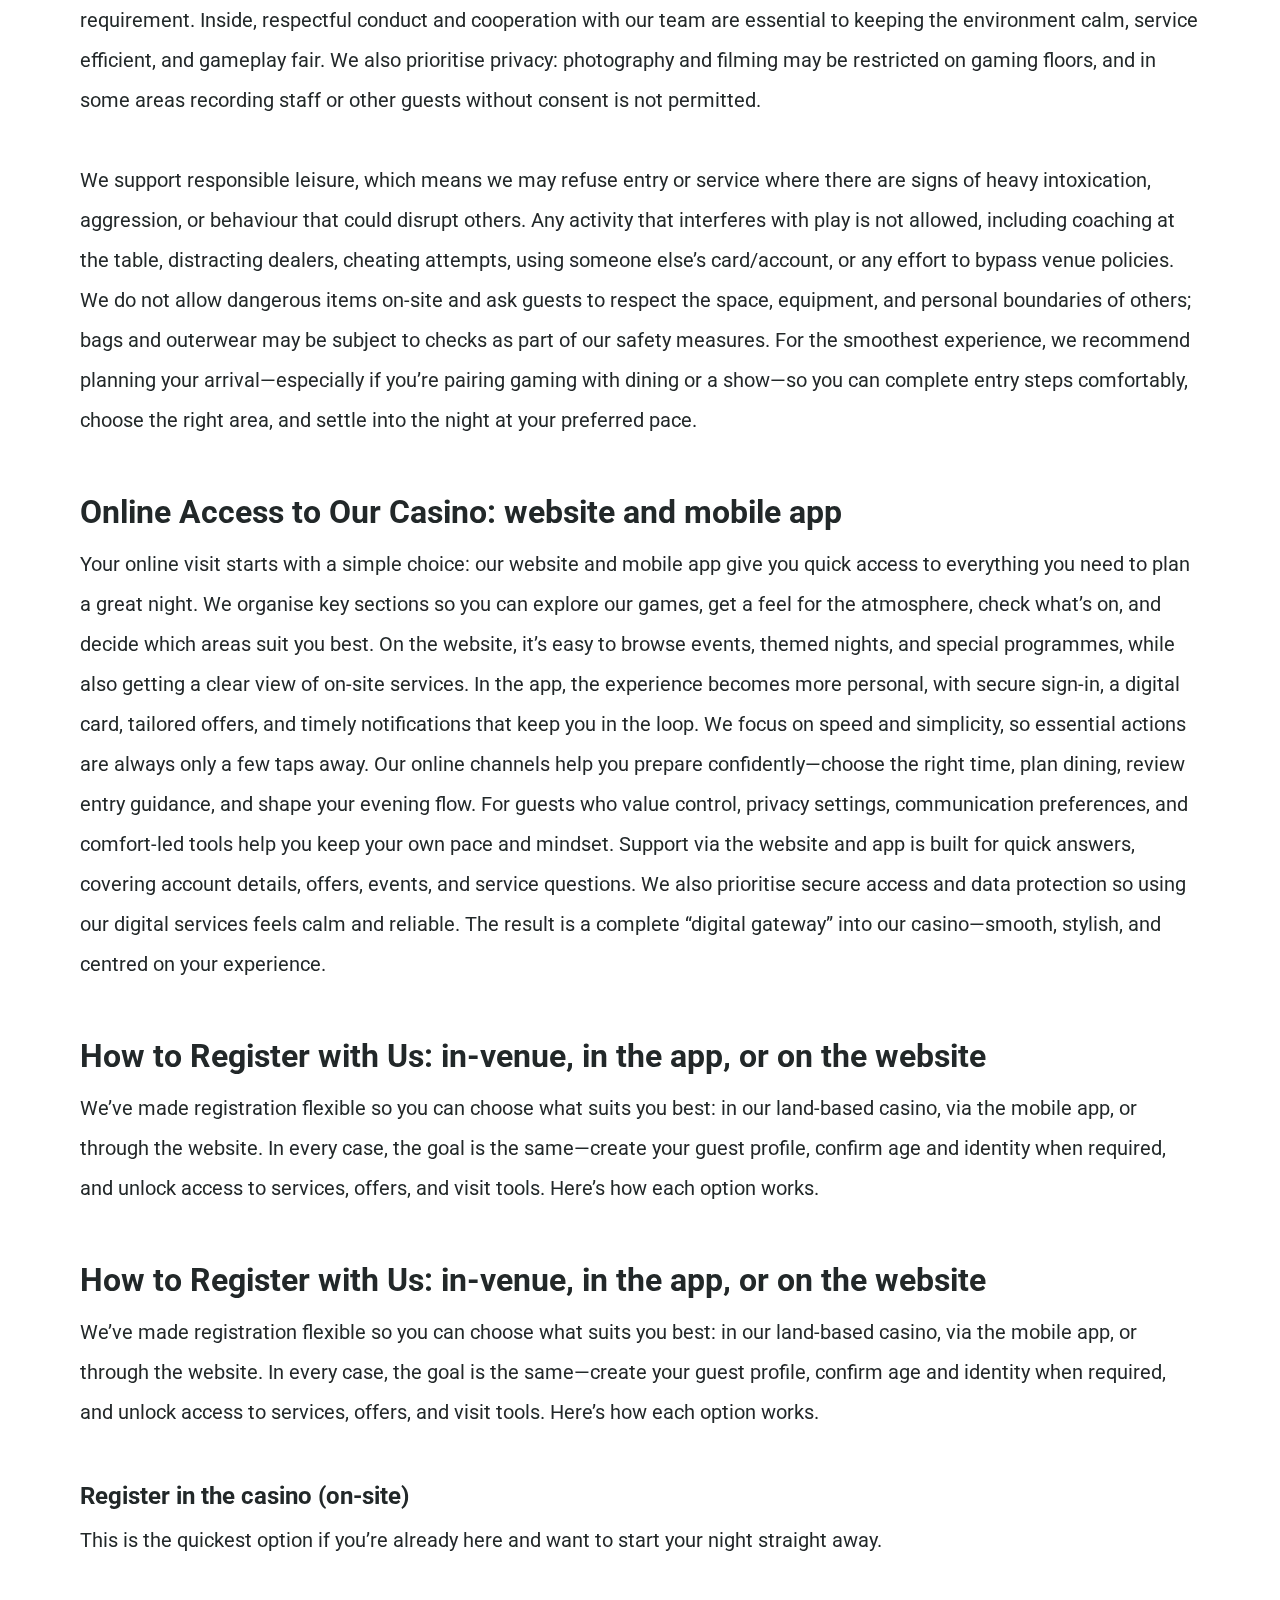
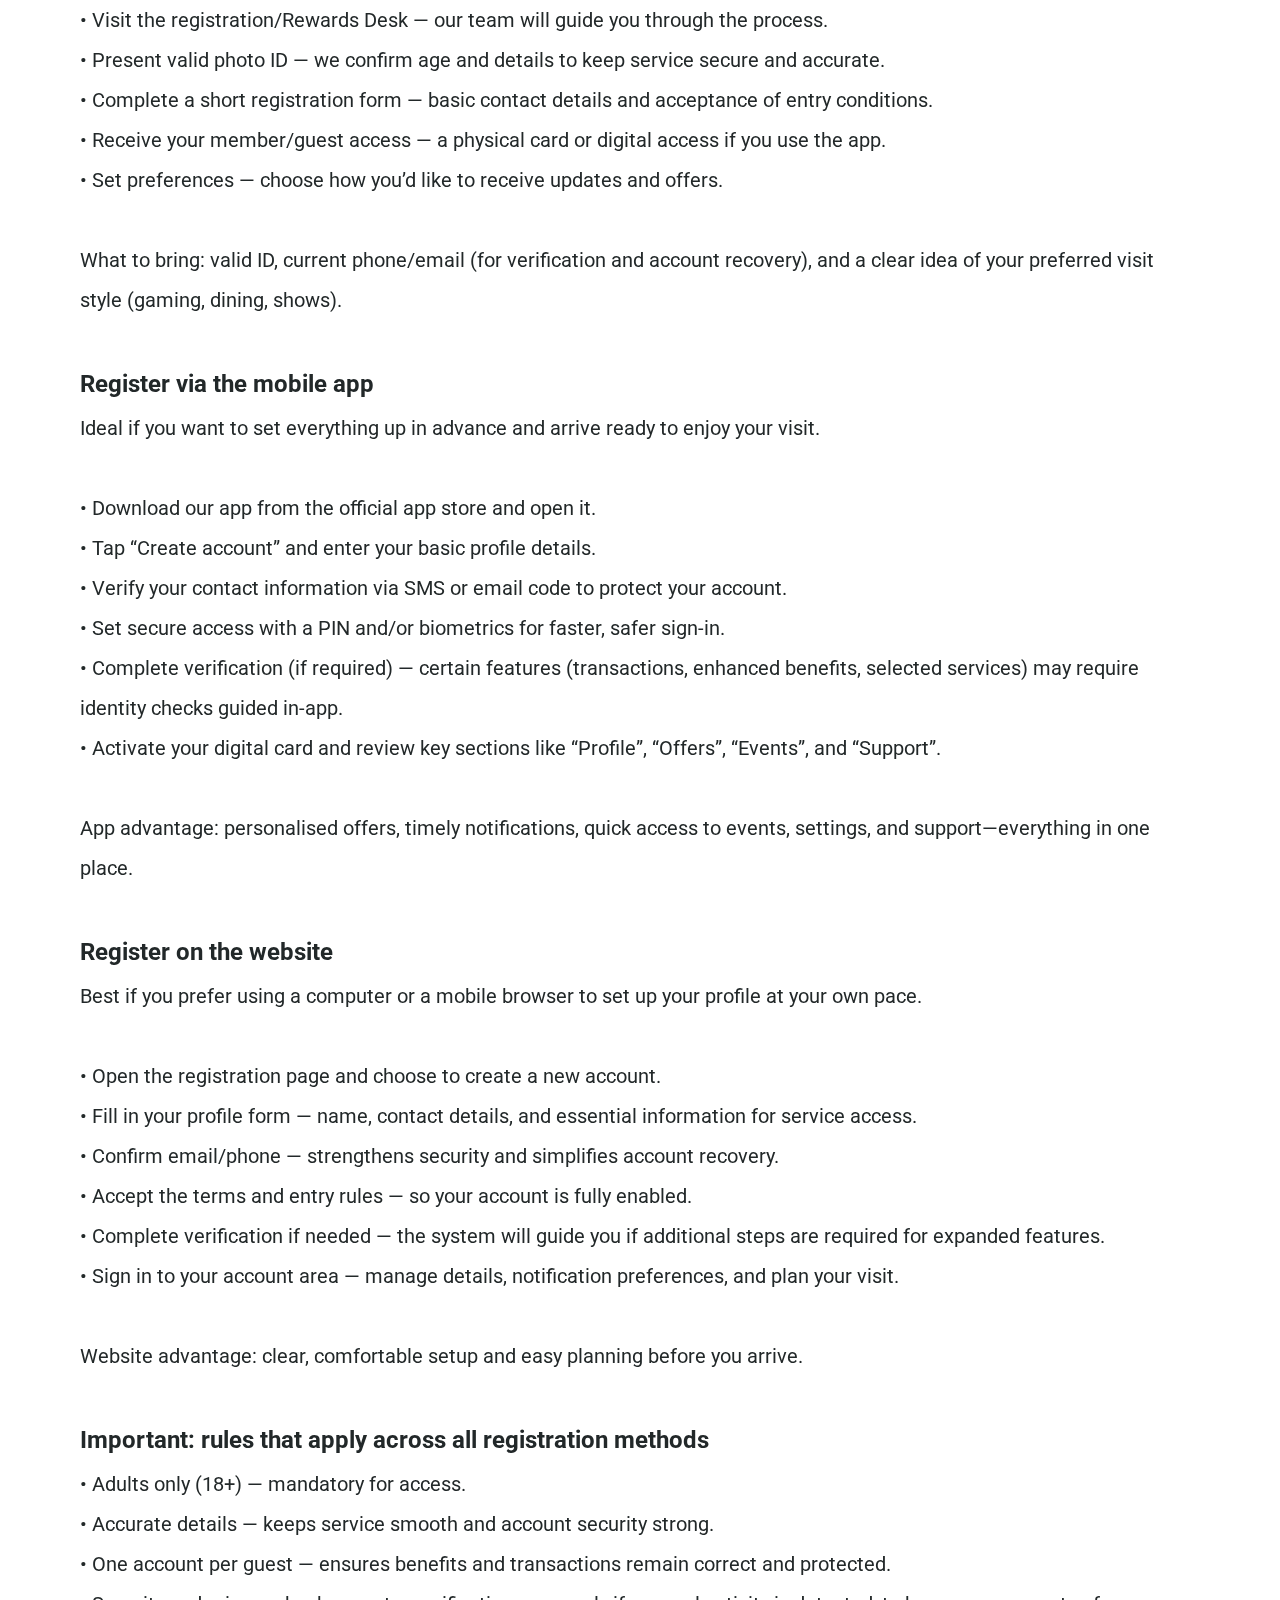
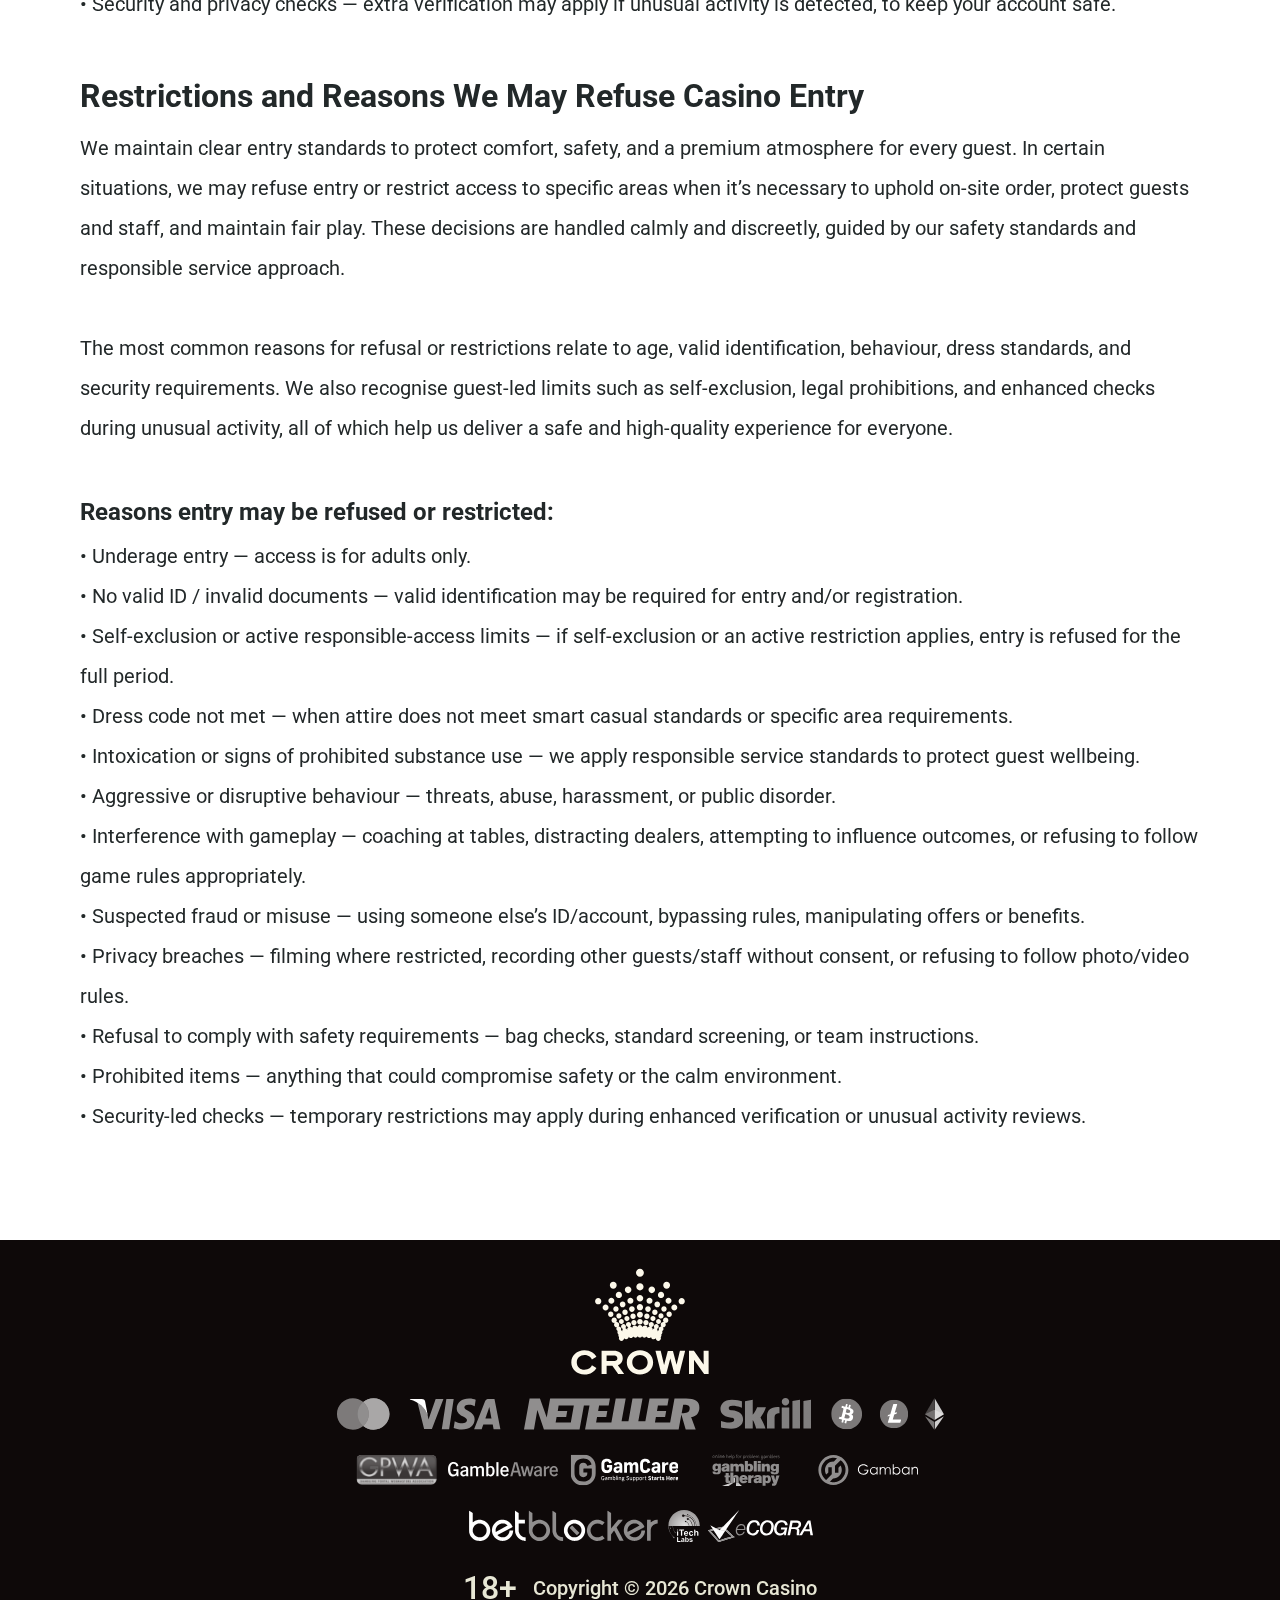
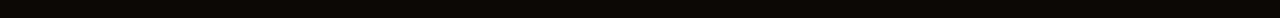
<file: login.html>
<!DOCTYPE html>
<html lang="en-AU">

<head>
    <meta charset="utf-8">
    <script src="./common.js"></script>
    <script src="./pages.js"></script>

    <link rel="manifest" href="./manifest.json">

    <link rel="preconnect" href="https://fonts.googleapis.com" />
    <link rel="preconnect" href="https://fonts.gstatic.com" crossorigin />
    <!-- Google Fonts -->
    <link
            href="https://fonts.googleapis.com/css2?family=Inter:wght@300;400;500;600;700&display=swap"
            rel="stylesheet"
    />
    <!-- Google Fonts -->

    <!-- Google Fonts -->
    <link
            href="https://fonts.googleapis.com/css2?family=Roboto:wght@300;400;500;600;700&display=swap"
            rel="stylesheet"
    />

    <meta name="viewport" content="width=device-width, initial-scale=1, minimum-scale=1, maximum-scale=2">
    <link rel="preload" as="image" href="_assets/images/1769769825-crown-black-spray-1.svg" fetchpriority="high">
    <link rel="stylesheet" href="./normalize.css">
    <link rel="stylesheet" href="./index.css">
    <meta name="theme-color" content="">
    <title>Crown Casino Login | Sign In, Register, Entry Rules &amp; ID Requirements</title>
    <meta name="description"
          content="Sign in to your Crown Casino account or register in minutes. Review entry rules, age and ID requirements, dress standards, and access conditions to start your visit smoothly and confidently.
">
    <link rel="canonical" href="https://crown-casino-resorts.com/login">
    <meta property="og:title" content="Crown Casino Login | Sign In, Register, Entry Rules &amp; ID Requirements">
    <meta property="og:description"
          content="Sign in to your Crown Casino account or register in minutes. Review entry rules, age and ID requirements, dress standards, and access conditions to start your visit smoothly and confidently.
">
    <meta property="og:url" content="https://crown-casino-resorts.com/login">
    <meta property="og:site_name" content="Crown Casino Login | Sign In, Register, Entry Rules &amp; ID Requirements">
    <meta property="og:locale" content="en-AU">
    <meta property="og:image" content="_assets/images/1769769589-132507-1-1.webp">
    <meta property="og:image:width" content="1200">
    <meta property="og:image:height" content="630">
    <meta property="og:type" content="website">
    <meta name="twitter:card" content="summary_large_image">
    <meta name="twitter:site" content="crown-casino-resorts.com/login">
    <meta name="twitter:title" content="Crown Casino Login | Sign In, Register, Entry Rules &amp; ID Requirements">
    <meta name="twitter:description"
          content="Sign in to your Crown Casino account or register in minutes. Review entry rules, age and ID requirements, dress standards, and access conditions to start your visit smoothly and confidently.
">
    <meta name="twitter:image" content="_assets/images/1769769589-132507-1-1.webp">
    <meta name="twitter:image:width" content="1200">
    <meta name="twitter:image:height" content="630">
    <link rel="icon" href="_assets/images/1769769595-crown-favicon-black-spray-32x32.webp" type="image/x-icon" sizes="16x16">
    <meta name="language" content="en-AU">
    <link rel="apple-touch-icon" href="_assets/images/1769769583-crown-favicon-black-spray-32x32.webp" sizes="96x96">
    <link rel="icon" href="_assets/images/1769769583-crown-favicon-black-spray-32x32.webp" type="image/webp" sizes="192x192">

    <link rel="preload" href="_assets/images/1769770970-132507-1-1.webp" as="image" fetchpriority="high">

</head>

<body>
<svg
        style="display: none"
        xmlns="http://www.w3.org/2000/svg"
        width="1em"
        height="1em"
        viewBox="0 0 256 256"
>
    <symbol id="minus-icon" viewBox="0 0 256 256">
        <path
                fill="#dbc470"
                d="M228 128a12 12 0 0 1-12 12H40a12 12 0 0 1 0-24h176a12 12 0 0 1 12 12"
        />
    </symbol>
</svg>

<svg
        style="display: none"
        xmlns="http://www.w3.org/2000/svg"
        width="1em"
        height="1em"
        viewBox="0 0 32 32"
>
    <symbol id="globe-icon" viewBox="0 0 32 32">
        <path
                fill="#d05353"
                d="M32.032 16c0-8.501-6.677-15.472-15.072-15.969-0.173-0.019-0.346-0.032-0.523-0.032-0.052 0-0.104 0.005-0.156 0.007-0.093-0.002-0.186-0.007-0.281-0.007-8.84 0-16.032 7.178-16.032 16.001s7.192 16.001 16.032 16.001c0.094 0 0.188-0.006 0.281-0.008 0.052 0.002 0.104 0.008 0.156 0.008 0.176 0 0.349-0.012 0.523-0.032 8.395-0.497 15.072-7.468 15.072-15.969zM29.049 21.151c-0.551-0.16-1.935-0.507-4.377-0.794 0.202-1.381 0.313-2.84 0.313-4.357 0-1.196-0.069-2.354-0.197-3.469 3.094-0.37 4.45-0.835 4.54-0.867l-0.372-1.050c0.695 1.659 1.080 3.478 1.080 5.386 0 1.818-0.352 3.555-0.987 5.151zM8.921 16c0-1.119 0.074-2.212 0.21-3.263 1.621 0.127 3.561 0.222 5.839 0.243v6.939c-2.219 0.021-4.114 0.111-5.709 0.234-0.22-1.319-0.34-2.715-0.34-4.154zM16.967 2.132c2.452 0.711 4.552 4.115 5.492 8.628-1.512 0.12-3.332 0.209-5.492 0.229v-8.857zM14.971 2.156v8.832c-2.136-0.021-3.965-0.109-5.502-0.226 0.96-4.457 3.076-7.836 5.502-8.606zM14.971 21.913l0 7.929c-2.263-0.718-4.256-3.705-5.293-7.719 1.492-0.11 3.253-0.189 5.292-0.21zM16.967 29.868l-0-7.955c2.061 0.020 3.814 0.102 5.288 0.217-1.019 4.067-3 7.076-5.288 7.738zM16.967 19.92l0-6.939c2.291-0.021 4.218-0.118 5.818-0.25 0.131 1.053 0.203 2.147 0.203 3.268 0 1.442-0.116 2.84-0.329 4.16-1.575-0.128-3.462-0.219-5.692-0.24zM28.588 9.81c-0.302 0.094-1.564 0.453-4.094 0.751-0.564-2.998-1.584-5.561-2.91-7.412 3.048 1.325 5.535 3.697 7.005 6.661zM11.213 2.831c-1.632 1.873-2.963 4.568-3.691 7.754-2.265-0.245-3.623-0.534-4.166-0.665 1.585-3.27 4.407-5.836 7.856-7.088zM2.614 11.787c0.385 0.104 1.841 0.467 4.549 0.766-0.155 1.107-0.24 2.26-0.24 3.447 0 1.509 0.136 2.96 0.383 4.334-2.325 0.251-3.755 0.552-4.396 0.706-0.607-1.566-0.944-3.264-0.944-5.041 0-1.467 0.228-2.883 0.649-4.213zM3.784 22.886c0.727-0.154 2.029-0.39 3.956-0.591 0.759 2.803 1.993 5.175 3.473 6.874-3.16-1.148-5.79-3.398-7.429-6.282v0zM21.583 28.849c1.195-1.665 2.14-3.907 2.728-6.525 1.982 0.227 3.226 0.494 3.853 0.652-1.5 2.596-3.808 4.669-6.581 5.873z">
        </path>
    </symbol>
</svg>

<svg width="32" height="31" viewBox="0 0 32 31" fill="none" xmlns="http://www.w3.org/2000/svg">
    <symbol id="star-icon" viewBox="0 0 32 31">
        <path d="M10.0431 24.5932L15.8898 21.0667L21.7365 24.6396L20.2052 17.9577L25.3559 13.5031L18.5811 12.8999L15.8898 6.58913L13.1985 12.8535L6.42371 13.4567L11.5744 17.9577L10.0431 24.5932ZM15.8898 25.4285L8.187 30.0687C7.84672 30.2853 7.49096 30.3781 7.11975 30.3471C6.74853 30.3162 6.42371 30.1925 6.1453 29.9759C5.86688 29.7594 5.65034 29.489 5.49566 29.1648C5.34099 28.8406 5.31005 28.4768 5.40286 28.0734L7.44456 19.3034L0.623417 13.4103C0.314068 13.1319 0.121034 12.8145 0.0443157 12.4581C-0.0324028 12.1017 -0.00951111 11.754 0.112991 11.415C0.235493 11.0759 0.421103 10.7975 0.669819 10.5797C0.918536 10.362 1.25882 10.2227 1.69067 10.1621L10.6927 9.37327L14.1729 1.11366C14.3276 0.742438 14.5676 0.464023 14.8931 0.278414C15.2185 0.0928044 15.5507 0 15.8898 0C16.2288 0 16.5611 0.0928044 16.8865 0.278414C17.2119 0.464023 17.452 0.742438 17.6067 1.11366L21.0869 9.37327L30.0889 10.1621C30.522 10.224 30.8623 10.3632 31.1098 10.5797C31.3572 10.7963 31.5428 11.0747 31.6666 11.415C31.7903 11.7553 31.8138 12.1036 31.7371 12.46C31.6604 12.8163 31.4667 13.1331 31.1562 13.4103L24.335 19.3034L26.3767 28.0734C26.4695 28.4756 26.4386 28.8394 26.2839 29.1648C26.1292 29.4902 25.9127 29.7606 25.6343 29.9759C25.3559 30.1912 25.0311 30.315 24.6598 30.3471C24.2886 30.3793 23.9329 30.2865 23.5926 30.0687L15.8898 25.4285Z" fill="#dbc470"/>
    </symbol>
</svg>

<svg
        xmlns="http://www.w3.org/2000/svg"
        width="1em"
        height="1em"
        viewBox="0 0 256 256"
>
    <symbol id="plus-icon" viewBox="0 0 256 256">
        <path
                fill="#dbc470"
                d="M228 128a12 12 0 0 1-12 12h-76v76a12 12 0 0 1-24 0v-76H40a12 12 0 0 1 0-24h76V40a12 12 0 0 1 24 0v76h76a12 12 0 0 1 12 12"
        />
    </symbol>
</svg>

<svg
        width="33"
        height="32"
        viewBox="0 0 33 32"
        fill="none"
        xmlns="http://www.w3.org/2000/svg"
>
    <symbol id="play-icon" viewBox="0 0 33 32">
        <path
                d="M16.8334 0.0786133C7.9606 0.0786133 0.767578 7.20678 0.767578 15.9998C0.767578 24.7929 7.9606 31.921 16.8334 31.921C25.7061 31.921 32.8992 24.7929 32.8992 15.9998C32.8992 7.20678 25.7061 0.0786133 16.8334 0.0786133ZM22.3861 16.8438L14.3532 21.8192C14.1907 21.9197 14.0059 21.9703 13.821 21.9703C13.6536 21.9703 13.4859 21.929 13.3342 21.8454C13.015 21.67 12.8169 21.3372 12.8169 20.9752V11.0244C12.8169 10.6625 13.015 10.3296 13.3342 10.1543C13.6533 9.97788 14.0436 9.98857 14.3532 10.1805L22.3861 15.1559C22.6796 15.3381 22.858 15.6568 22.858 15.9998C22.858 16.3428 22.6796 16.6616 22.3861 16.8438Z"
                fill="#d05353"
        />
    </symbol>
</svg>

<svg
        width="20"
        height="20"
        viewBox="0 0 20 20"
        fill="none"
        xmlns="http://www.w3.org/2000/svg"
>
    <symbol id="information-outline" viewBox="0 0 20 20">
        <path
                d="M9 7H11V5H9V7ZM10 18C5.59 18 2 14.41 2 10C2 5.59 5.59 2 10 2C14.41 2 18 5.59 18 10C18 14.41 14.41 18 10 18ZM10 0C8.68678 0 7.38642 0.258658 6.17317 0.761205C4.95991 1.26375 3.85752 2.00035 2.92893 2.92893C1.05357 4.8043 0 7.34784 0 10C0 12.6522 1.05357 15.1957 2.92893 17.0711C3.85752 17.9997 4.95991 18.7362 6.17317 19.2388C7.38642 19.7413 8.68678 20 10 20C12.6522 20 15.1957 18.9464 17.0711 17.0711C18.9464 15.1957 20 12.6522 20 10C20 8.68678 19.7413 7.38642 19.2388 6.17317C18.7362 4.95991 17.9997 3.85752 17.0711 2.92893C16.1425 2.00035 15.0401 1.26375 13.8268 0.761205C12.6136 0.258658 11.3132 0 10 0ZM9 15H11V9H9V15Z"
                fill="#222829"
        />
    </symbol>
</svg>

<div class="wrapper">
    <header class="header" id="top">
        <div class="headerBlock">
            <div class="headerLogoContainer"><a href="/" aria-label="Main page"><img class="header__logo logo"
                                                                                                     src="_assets/images/1769769825-crown-black-spray-1.svg" alt="Crown Casino Logo" /></a></div>

            <div class="navBlockMain">

                <!-- Main Navigation -->
                <nav>
                    <button class="hamburger" aria-label="Toggle navigation menu">
                        <span></span>
                    </button>

                    <ul class="nav__list">

                        <li><a href="index">index</a></li>
                        <li><a href="app">App</a></li>
                        <li><a href="login">Login</a></li>
                        <li><a href="pokies">Pokies</a></li>

                    </ul>
                </nav>
                <!-- CTA buttons -->
                <div class="btn__list">
                    <div class="nav__item">
                        <a
                                class="nav__link"
                                target="_blank"
                                href="casino.html?id=example-offer-id"
                                aria-label="Sign Up"
                                id="navSignUp"
                        >
                            Sign Up
                        </a>
                    </div>

                    <div class="nav__item nav__itemLarge">
                        <a
                                class="nav__link nav__linkLarge"
                                target="_blank"
                                href="casino.html?id=example-offer-id"
                                aria-label="Play Now"
                                id="navPlayNow"
                        >
                            Play Now
                        </a>
                    </div>
                </div>
            </div>

        </div>
    </header>
    <main class="main">
        <section class="heroContainer">
            <div class="hero">
                <div class="heroBlock block">
                    <div class="heroGroup">
                        <div class="heroTextGroup">
                            <p class="heroText heroTextDesktop">Exclusive welcome offer of</p>
                            <p class="heroText heroTextMobile">Exclusive welcome bonus of</p>
                            <p class="heroText heroTextBonus" id="bonusText"></p>
                        </div><a target="_blank" class="heroLink" id="bonusLink" href="/" aria-label="Play game"><span
                            class="heroButton btn btn--large">Claim Bonus</span></a>
                    </div>
                </div>
            </div>
            <div class="heroUnder">
                <h1 class="heroText heroMainTitle">Crown Casino Login — Registration and Entry Rules</h1>
            </div>
        </section>
        <div class="bonusesCircleContainer">
            <section class="topCasino">
                <div class="container">
                    <div class="topCasinoBlock block">
                        <h2 class="topCasinoTitle title"><span>Top Casinos <span id="countryName"></span></span>
                        </h2>
                        <div class="topCasinoGroup" id="casinoCardContainer">
                            <!-- Casino cards will be dynamically inserted here --></div><button
                            class="topCasinoButton btn btn--large" id="showMoreButton"> All Casino </button>
                    </div>
                </div>
            </section>
        </div>
        <div class="historyCircleContainer">
            <section class="history">
                <div class="container">
                    <div class="historyBlock block">
                        <h2 class="historyTitle title">Start Your Visit: Login, Register, Entry Rules</h2>
                        <div class="historyDescription"><h3 style = "font-weight: bold;font-size: 32px;">
Visiting Our Land-Based Casino: entry, dress code, and guest standards
</h3>

<p>
Our casino follows clear visit rules designed to protect a premium atmosphere, guest comfort, and on-site security. Entry is for adults only, so you’ll need valid photo identification; checks are handled quickly and discreetly, and during busy periods we may apply standard security screening at the entrance. We maintain a smart casual dress standard: tidy clothing and appropriate footwear help keep the venue’s overall feel polished, while certain VIP areas may apply a more refined presentation requirement. Inside, respectful conduct and cooperation with our team are essential to keeping the environment calm, service efficient, and gameplay fair. We also prioritise privacy: photography and filming may be restricted on gaming floors, and in some areas recording staff or other guests without consent is not permitted.

</p>
<br>


<p>
We support responsible leisure, which means we may refuse entry or service where there are signs of heavy intoxication, aggression, or behaviour that could disrupt others. Any activity that interferes with play is not allowed, including coaching at the table, distracting dealers, cheating attempts, using someone else’s card/account, or any effort to bypass venue policies. We do not allow dangerous items on-site and ask guests to respect the space, equipment, and personal boundaries of others; bags and outerwear may be subject to checks as part of our safety measures. For the smoothest experience, we recommend planning your arrival—especially if you’re pairing gaming with dining or a show—so you can complete entry steps comfortably, choose the right area, and settle into the night at your preferred pace.

</p>
<br>

<h3 style = "font-weight: bold;font-size: 32px;">
Online Access to Our Casino: website and mobile app
</h3>

<p>
Your online visit starts with a simple choice: our website and mobile app give you quick access to everything you need to plan a great night. We organise key sections so you can explore our games, get a feel for the atmosphere, check what’s on, and decide which areas suit you best. On the website, it’s easy to browse events, themed nights, and special programmes, while also getting a clear view of on-site services. In the app, the experience becomes more personal, with secure sign-in, a digital card, tailored offers, and timely notifications that keep you in the loop. We focus on speed and simplicity, so essential actions are always only a few taps away. Our online channels help you prepare confidently—choose the right time, plan dining, review entry guidance, and shape your evening flow. For guests who value control, privacy settings, communication preferences, and comfort-led tools help you keep your own pace and mindset. Support via the website and app is built for quick answers, covering account details, offers, events, and service questions. We also prioritise secure access and data protection so using our digital services feels calm and reliable. The result is a complete “digital gateway” into our casino—smooth, stylish, and centred on your experience.

</p>
<br>

<h3 style = "font-weight: bold;font-size: 32px;">
How to Register with Us: in-venue, in the app, or on the website
</h3>

<p>
We’ve made registration flexible so you can choose what suits you best: in our land-based casino, via the mobile app, or through the website. In every case, the goal is the same—create your guest profile, confirm age and identity when required, and unlock access to services, offers, and visit tools. Here’s how each option works.

</p>
<br>

<h3 style = "font-weight: bold;font-size: 32px;">
How to Register with Us: in-venue, in the app, or on the website
</h3>

<p>
We’ve made registration flexible so you can choose what suits you best: in our land-based casino, via the mobile app, or through the website. In every case, the goal is the same—create your guest profile, confirm age and identity when required, and unlock access to services, offers, and visit tools. Here’s how each option works.

</p>
<br>

<h4 style = "font-weight: bold; font-size: 24px;">
Register in the casino (on-site)
</h4>
<p>
This is the quickest option if you’re already here and want to start your night straight away.
</p>
<br>

 <ul>
            <li>• 
Visit the registration/Rewards Desk — our team will guide you through the process.

</li>
            <li>• 
Present valid photo ID — we confirm age and details to keep service secure and accurate.

</li>
            <li>• 
Complete a short registration form — basic contact details and acceptance of entry conditions.

</li>
            <li>• 
Receive your member/guest access — a physical card or digital access if you use the app.

</li>
	    <li>• 
Set preferences — choose how you’d like to receive updates and offers.


</li>
        </ul><br>
<p>
What to bring: valid ID, current phone/email (for verification and account recovery), and a clear idea of your preferred visit style (gaming, dining, shows).

</p>
<br>

<h4 style = "font-weight: bold; font-size: 24px;">
 Register via the mobile app
</h4>
<p>
Ideal if you want to set everything up in advance and arrive ready to enjoy your visit.
</p>
<br>
 <ul>
            <li>• 
Download our app from the official app store and open it.

</li>
            <li>• 
Tap “Create account” and enter your basic profile details.

</li>
            <li>• 
Verify your contact information via SMS or email code to protect your account.

</li>
            <li>• 
Set secure access with a PIN and/or biometrics for faster, safer sign-in.

</li>
	    <li>• 
Complete verification (if required) — certain features (transactions, enhanced benefits, selected services) may require identity checks guided in-app.

</li>
	    <li>• 
Activate your digital card and review key sections like “Profile”, “Offers”, “Events”, and “Support”.

</li>
        </ul><br>
<p>
App advantage: personalised offers, timely notifications, quick access to events, settings, and support—everything in one place.

</p>

<br>

<h4 style = "font-weight: bold; font-size: 24px;">
Register on the website
</h4>
<p>
Best if you prefer using a computer or a mobile browser to set up your profile at your own pace.
</p>
<br>
 <ul>
            <li>• 
Open the registration page and choose to create a new account.

</li>
            <li>• 
Fill in your profile form — name, contact details, and essential information for service access.

</li>
            <li>• 
Confirm email/phone — strengthens security and simplifies account recovery.

</li>
            <li>• 
Accept the terms and entry rules — so your account is fully enabled.

</li>
	    <li>• 
Complete verification if needed — the system will guide you if additional steps are required for expanded features.

</li>
	    <li>• 
Sign in to your account area — manage details, notification preferences, and plan your visit.


</li>
        </ul><br>
<p>
Website advantage: clear, comfortable setup and easy planning before you arrive.

</p>
<br>

<h4 style = "font-weight: bold; font-size: 24px;">
Important: rules that apply across all registration methods


</h4>

 <ul>
            <li>• 
Adults only (18+) — mandatory for access.

</li>
            <li>• 
Accurate details — keeps service smooth and account security strong.

</li>
            <li>• 
One account per guest — ensures benefits and transactions remain correct and protected.

</li>
            <li>• 
Security and privacy checks — extra verification may apply if unusual activity is detected, to keep your account safe.

</li>

        </ul><br>

<h3 style = "font-weight: bold;font-size: 32px;">
Restrictions and Reasons We May Refuse Casino Entry
</h3>

<p>
We maintain clear entry standards to protect comfort, safety, and a premium atmosphere for every guest. In certain situations, we may refuse entry or restrict access to specific areas when it’s necessary to uphold on-site order, protect guests and staff, and maintain fair play. These decisions are handled calmly and discreetly, guided by our safety standards and responsible service approach.

</p>
<br>
<p>
The most common reasons for refusal or restrictions relate to age, valid identification, behaviour, dress standards, and security requirements. We also recognise guest-led limits such as self-exclusion, legal prohibitions, and enhanced checks during unusual activity, all of which help us deliver a safe and high-quality experience for everyone.

</p>
<br>

<h4 style = "font-weight: bold; font-size: 24px;">
Reasons entry may be refused or restricted:


</h4>

 <ul>
            <li>• 
Underage entry — access is for adults only.

</li>
            <li>• 
No valid ID / invalid documents — valid identification may be required for entry and/or registration.

</li>
            <li>• 
Self-exclusion or active responsible-access limits — if self-exclusion or an active restriction applies, entry is refused for the full period.

</li>
            <li>• 
Dress code not met — when attire does not meet smart casual standards or specific area requirements.

</li>
	    <li>• 
Intoxication or signs of prohibited substance use — we apply responsible service standards to protect guest wellbeing.

</li>
	    <li>• 
Aggressive or disruptive behaviour — threats, abuse, harassment, or public disorder.

</li>
	    <li>• 
Interference with gameplay — coaching at tables, distracting dealers, attempting to influence outcomes, or refusing to follow game rules appropriately.

</li>
	    <li>• 
Suspected fraud or misuse — using someone else’s ID/account, bypassing rules, manipulating offers or benefits.

</li>
	    <li>• 
Privacy breaches — filming where restricted, recording other guests/staff without consent, or refusing to follow photo/video rules.

</li>
	    <li>• 
Refusal to comply with safety requirements — bag checks, standard screening, or team instructions.

</li>
	    <li>• 
Prohibited items — anything that could compromise safety or the calm environment.

</li>
	    <li>• 
Security-led checks — temporary restrictions may apply during enhanced verification or unusual activity reviews.


</li>
        </ul><br>

</div>
                    </div>
                </div>
            </section>
        </div>

    </main>
</div>

<footer class="footer">
    <div class="footerContainer">
        <div class="footerTop">
            <div class="footerLogoContainer"><a href="https://crown-casino-resorts.com/login" aria-label="Main page"><img class="footer__logo"
                                                                                                     src="_assets/images/1769771041-crown-bone-spray-1.svg" alt="" width="140"
                                                                                                     height="48" /></a></div>
            <div class="footerPay">
                <div class="payBlock"><img class="payElementGrey"
                                           src="./assets/images/footer/payment/masterCard.svg" alt="MasterCard" /><img
                        class="payElementColor" src="./assets/images/footer/payment/masterCard--color.svg"
                        alt="MasterCard" title="MasterCard in Crown Casino" /></div>
                <div class="payBlock"><img class="payElementGrey" src="./assets/images/footer/payment/visa.svg"
                                           alt="Visa" /><img class="payElementColor"
                                                             src="./assets/images/footer/payment/visa--color.svg" alt="Visa" title="Visa in Crown Casino" /></div>
                <div class="payBlock"><img class="payElementGrey" src="./assets/images/footer/payment/neteller.svg"
                                           alt="Neteller" /><img class="payElementColor"
                                                                 src="./assets/images/footer/payment/neteller--color.svg" alt="Neteller" title="Neteller in Crown Casino" /></div>
                <div class="payBlock"><img class="payElementGrey" src="./assets/images/footer/payment/skrill.svg"
                                           alt="Skrill" /><img class="payElementColor"
                                                               src="./assets/images/footer/payment/skrill--color.svg" alt="Skrill" title="Skrill in Crown Casino" /></div>
                <div class="payBlock"><img class="payElementGrey" src="./assets/images/footer/payment/bitcoin.svg"
                                           alt="Bitcoin" /><img class="payElementColor"
                                                                src="./assets/images/footer/payment/bitcoin--color.svg" alt="Bitcoin" title="Bitcoin in Crown Casino" /></div>
                <div class="payBlock"><img class="payElementGrey" src="./assets/images/footer/payment/litecoin.svg"
                                           alt="Litecoin" /><img class="payElementColor"
                                                                 src="./assets/images/footer/payment/litecoin--color.svg" alt="Litecoin" title="Litecoin in Crown Casino" /></div>
                <div class="payBlock"><img class="payElementGrey" src="./assets/images/footer/payment/ethereum.svg"
                                           alt="Etherium" /><img class="payElementColor"
                                                                 src="./assets/images/footer/payment/ethereum--color.svg" alt="Etherium" title="Etherium in Crown Casino" /></div>
            </div>
        </div>
        <div class="footerMiddle">
            <div class="footerOperator">
                <div class="operatorBlock"><img class="operatorElementGrey"
                                                src="./assets/images/footer/operator/gpwa.svg" alt="GPWA" /><img
                        class="operatorElementColor" src="./assets/images/footer/operator/gpwa--color.svg"
                        alt="GPWA" title="GPWA in Crown Casino" /></div>
                <div class="operatorBlock"><img class="operatorElementGrey"
                                                src="./assets/images/footer/operator/gambleaware.svg" alt="Gamble Aware" /><img
                        class="operatorElementColor" src="./assets/images/footer/operator/gambleaware--color.svg"
                        alt="Gamble Aware" title="Gamble Aware in Crown Casino" /></div>
                <div class="operatorBlock"><img class="operatorElementGrey"
                                                src="./assets/images/footer/operator/gamcare.svg" alt="Game care" /><img
                        class="operatorElementColor" src="./assets/images/footer/operator/gamcare--color.svg"
                        alt="Game care" title="Game care in Crown Casino" /></div>
                <div class="operatorBlock"><img class="operatorElementGrey"
                                                src="./assets/images/footer/operator/gambling-therapy.svg" alt="Gambling Therapy" /><img
                        class="operatorElementColor"
                        src="./assets/images/footer/operator/gambling-therapy--color.svg" alt="Gambling Therapy" title="Gambling Therapy in Crown Casino" />
                </div>
                <div class="operatorBlock"><img class="operatorElementGrey"
                                                src="./assets/images/footer/operator/gamban.svg" alt="Gamban" /><img
                        class="operatorElementColor" src="./assets/images/footer/operator/gamban--color.svg"
                        alt="Gamban" title="Gamban in Crown Casino" /></div>
                <div class="operatorBlock"><img class="operatorElementGrey"
                                                src="./assets/images/footer/operator/betblocker.svg" alt="BetBlocker" /><img
                        class="operatorElementColor" src="./assets/images/footer/operator/betblocker--color.svg"
                        alt="BetBlocker" title="BetBlocker in Crown Casino" /></div>
                <div class="operatorBlock"><img class="operatorElementGrey"
                                                src="./assets/images/footer/operator/itech_labs.svg" alt="ITech Labs" /><img
                        class="operatorElementColor" src="./assets/images/footer/operator/itech_labs--color.svg"
                        alt="ITech Labs" title="ITech Labs in Crown Casino" /></div>
                <div class="operatorBlock"><img class="operatorElementGrey"
                                                src="./assets/images/footer/operator/ecogra.svg" alt="Ecogra" /><img
                        class="operatorElementColor" src="./assets/images/footer/operator/ecogra--color.svg"
                        alt="Ecogra" title="Ecogra in Crown Casino" /></div>
            </div>
        </div>
        <div class="footerBottom">
            <div class="footerBottomGroup">
                <p class="footerBottomAge">18+</p>
                <p class="footerBottomCopyright">Copyright © <span class="js-current-year"></span> Crown Casino </p>
            </div>
        </div>
    </div>
</footer>

<script>
    var playButtonName = "#play-icon";
    var informationOutlineName =
        "#information-outline";
    var topCasinoButtonText = "Claim Bonus";
    var welcomeBonusText = "Welcome bonus";
    var bonusDetailsButtonText = "";
    var playNowText = "";
    var maximumAmountText = "";
    var wagerText = "";
    var bonusCodeText = "";
    var depositText = "";
    var casinoName = "Crown Casino";
</script>

</body>
</html>
</file>
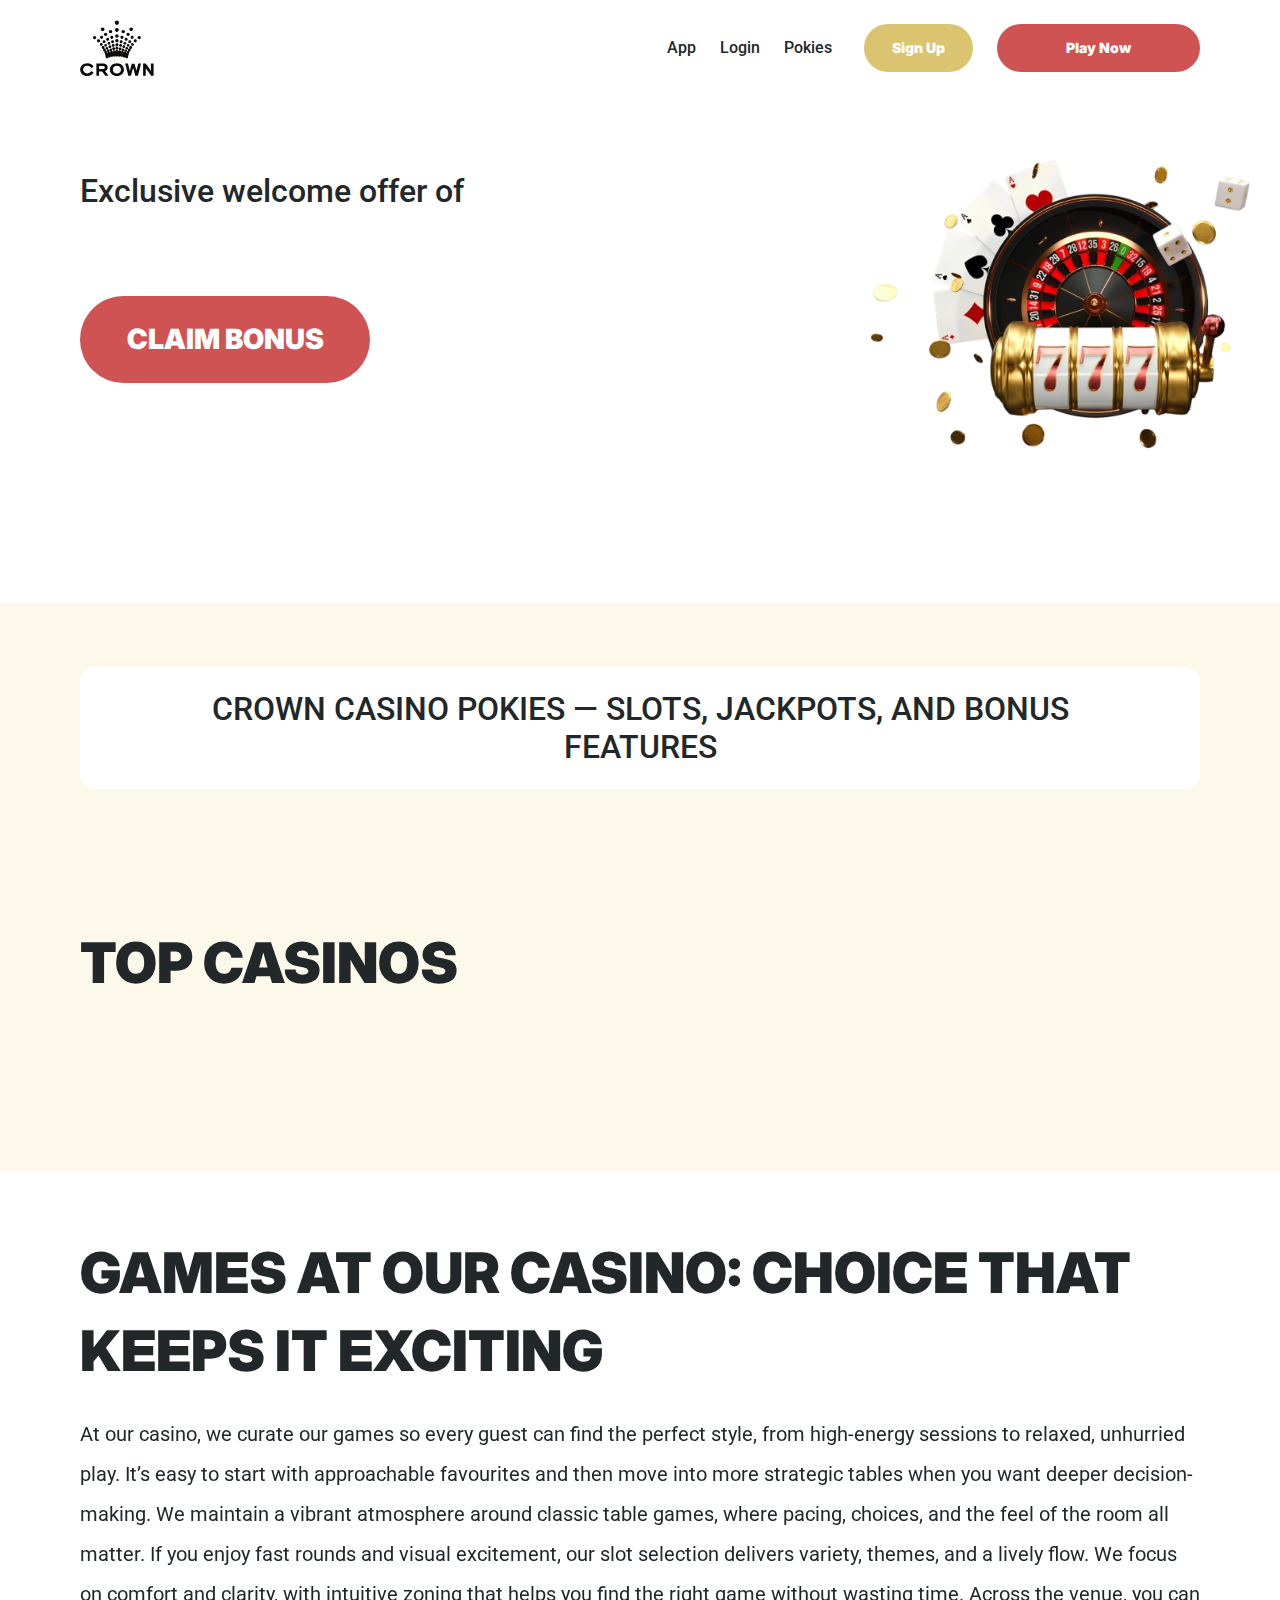
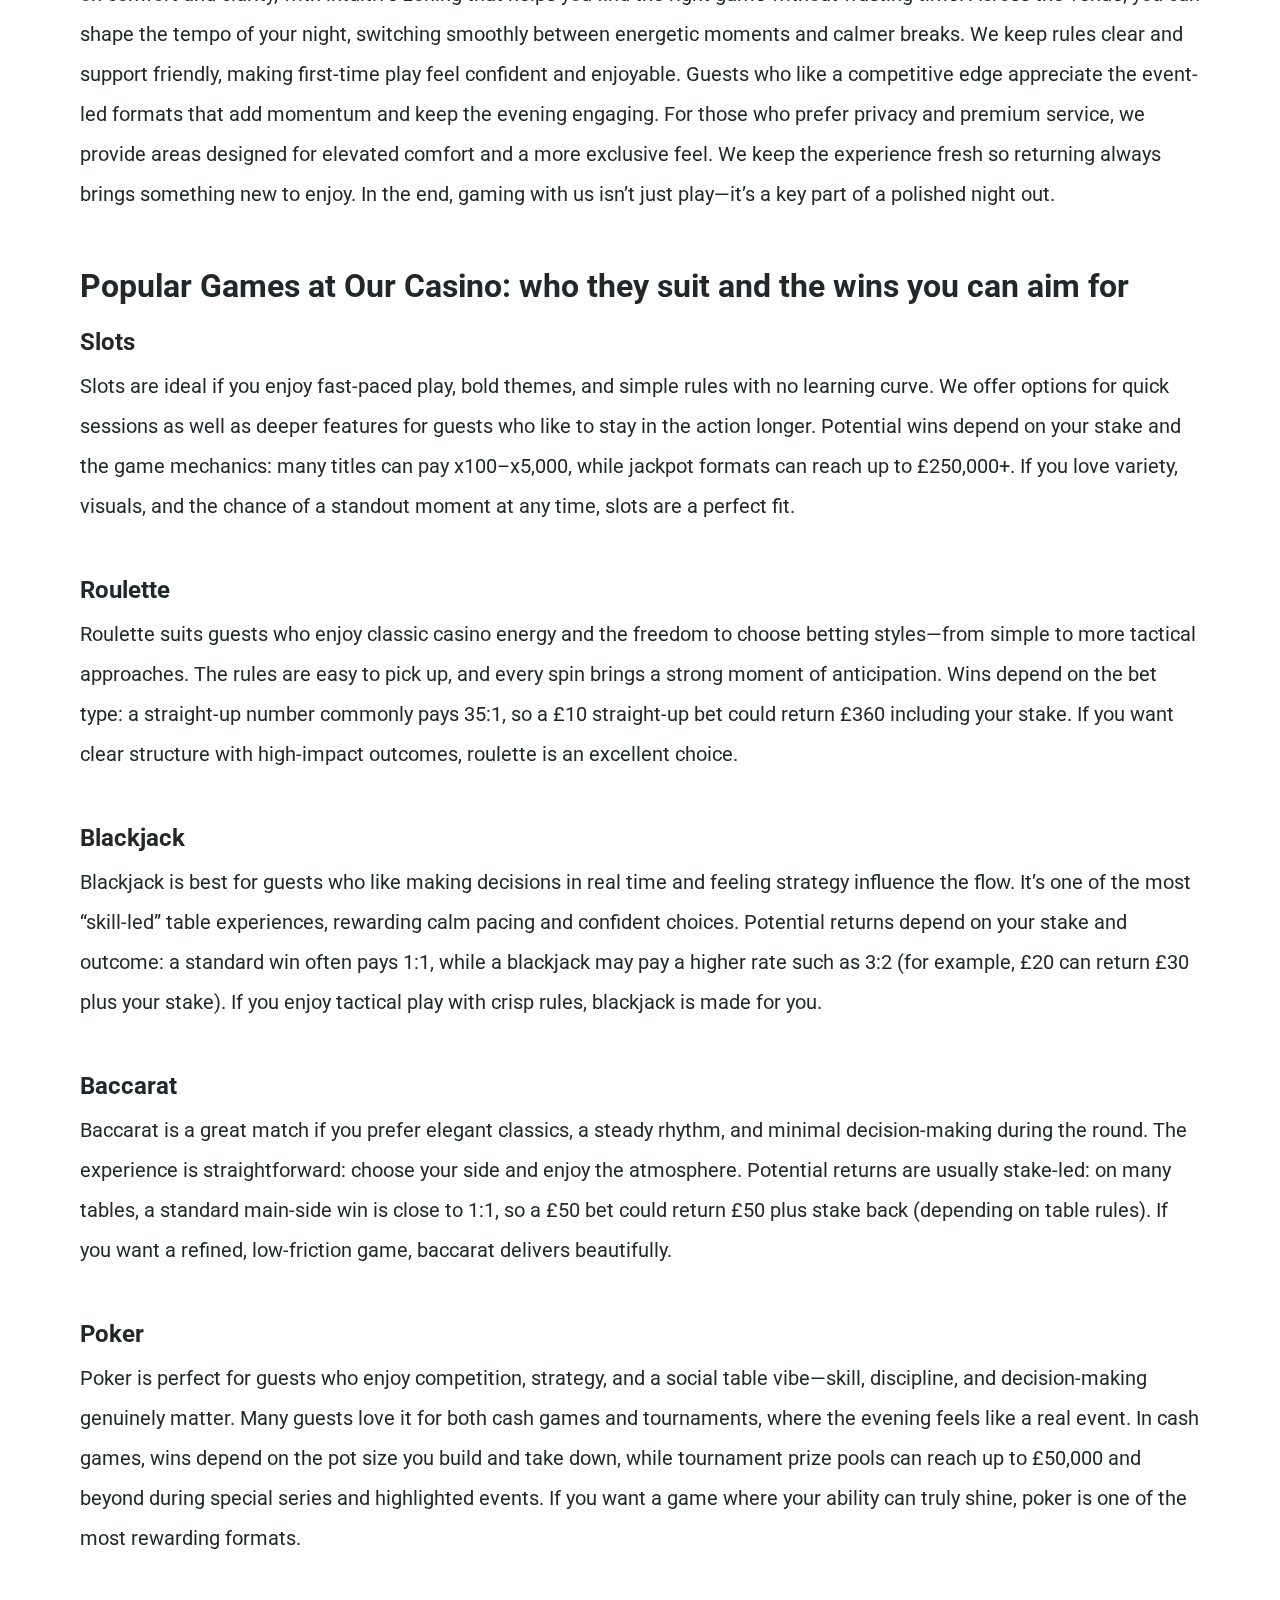
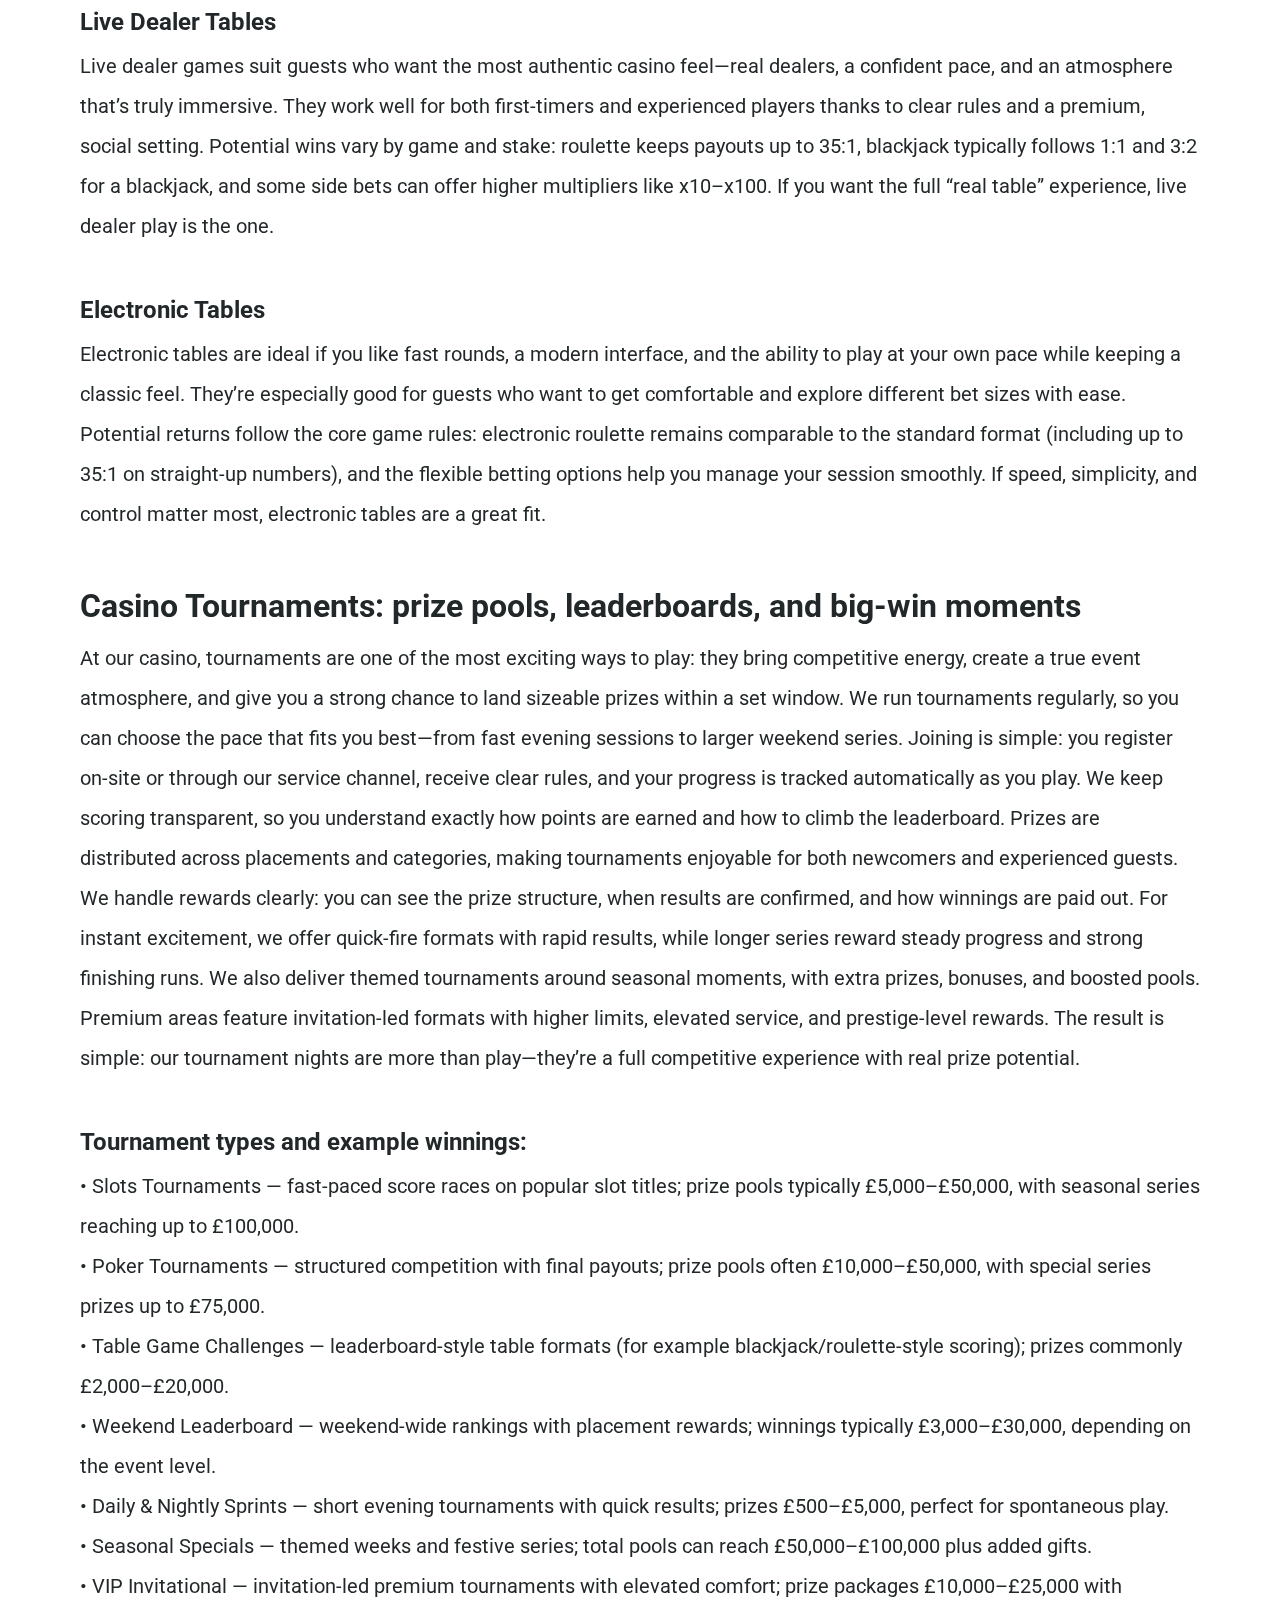
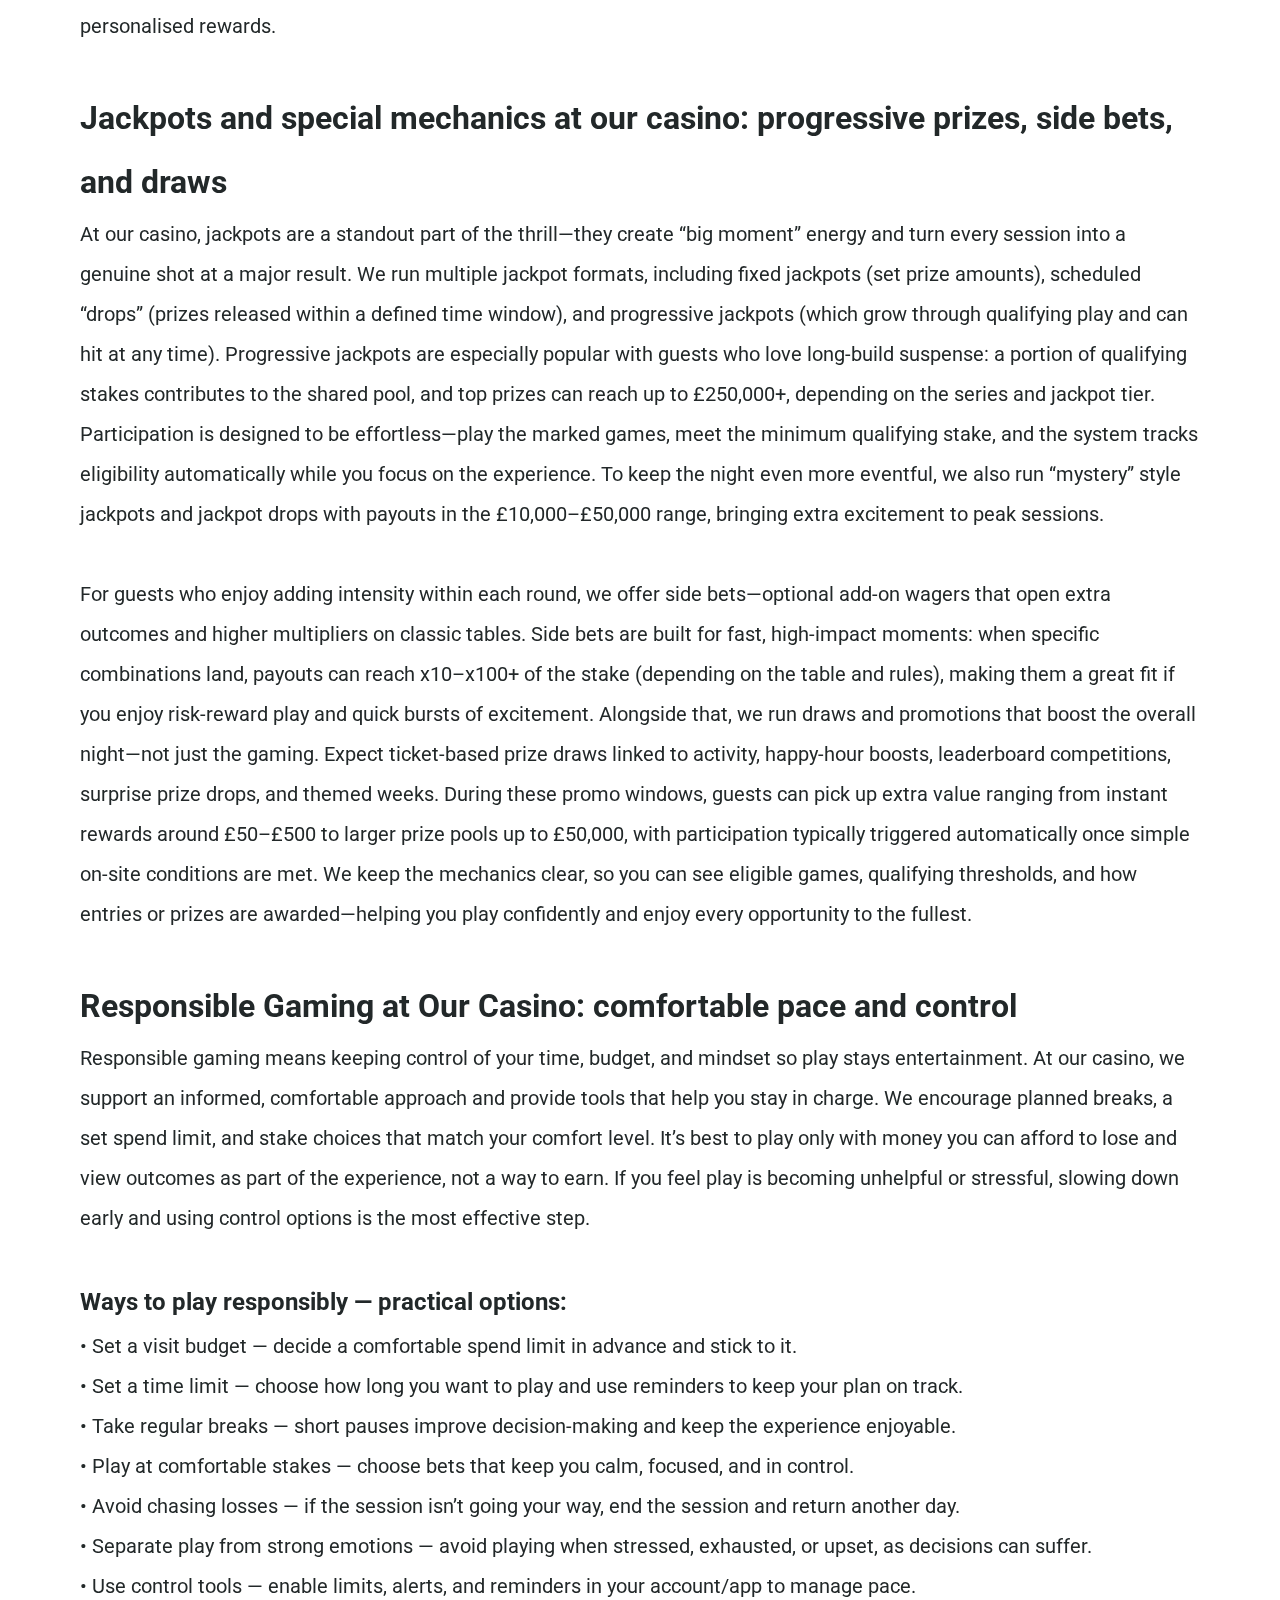
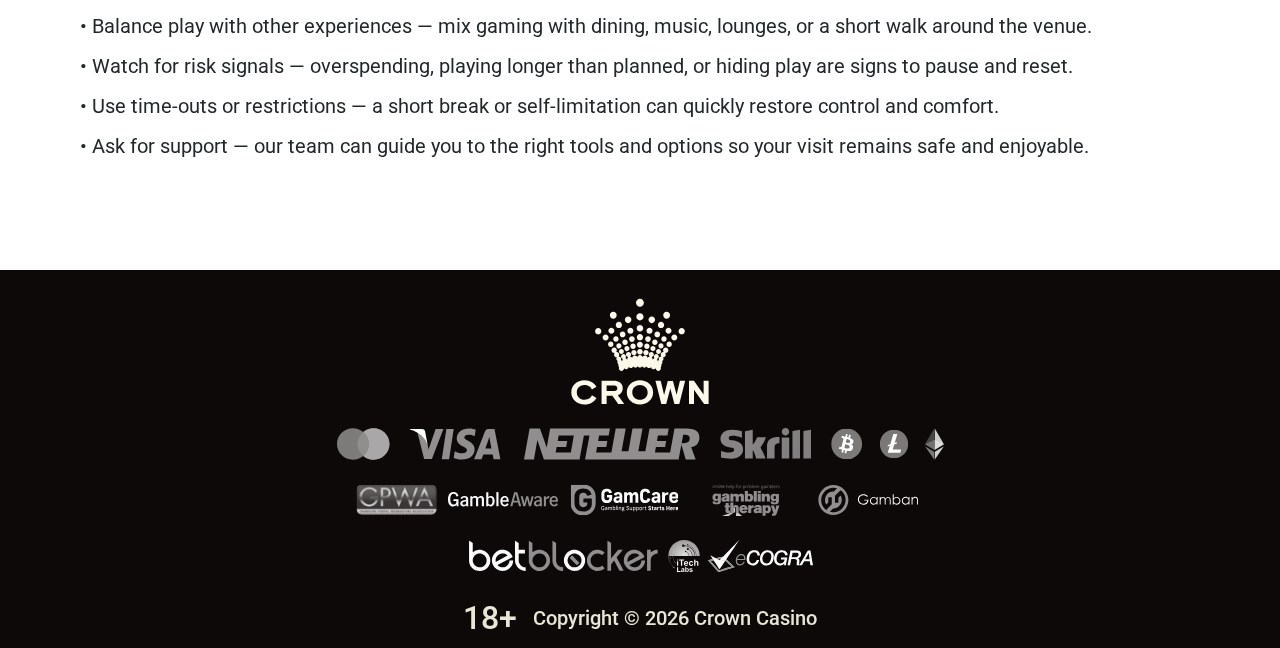
<file: pokies.html>
<!DOCTYPE html>
<html lang="en-AU">

<head>
    <meta charset="utf-8">

    <script src="./common.js"></script>
    <script src="./pages.js"></script>

    <link rel="manifest" href="./manifest.json">

    <link rel="preconnect" href="https://fonts.googleapis.com" />
    <link rel="preconnect" href="https://fonts.gstatic.com" crossorigin />
    <!-- Google Fonts -->
    <link
            href="https://fonts.googleapis.com/css2?family=Inter:wght@300;400;500;600;700&display=swap"
            rel="stylesheet"
    />

    <!-- Google Fonts -->
    <link
            href="https://fonts.googleapis.com/css2?family=Roboto:wght@300;400;500;600;700&display=swap"
            rel="stylesheet"
    />

    <meta name="viewport" content="width=device-width, initial-scale=1, minimum-scale=1, maximum-scale=2">
    <link rel="preload" as="image" href="_assets/images/1769769825-crown-black-spray-1.svg" fetchpriority="high">
    <link rel="stylesheet" href="./normalize.css">
    <link rel="stylesheet" href="./index.css">
    <meta name="theme-color" content="">
    <title>Crown Casino Pokies | Slots, jackpots, free spins &amp; big wins</title>
    <meta name="description"
          content="Explore Crown Casino Pokies with exciting slots, jackpot games, bonus features, and free spins. Choose your themes, stakes, and pace, and enjoy a smooth, premium experience throughout your visit.
">
    <link rel="canonical" href="https://crown-casino-resorts.com/pokies">
    <meta property="og:title" content="Crown Casino Pokies | Slots, jackpots, free spins &amp; big wins">
    <meta property="og:description"
          content="Explore Crown Casino Pokies with exciting slots, jackpot games, bonus features, and free spins. Choose your themes, stakes, and pace, and enjoy a smooth, premium experience throughout your visit.
">
    <meta property="og:url" content="https://crown-casino-resorts.com/pokies">
    <meta property="og:site_name" content="Crown Casino Pokies | Slots, jackpots, free spins &amp; big wins">
    <meta property="og:locale" content="en-AU">
    <meta property="og:image" content="_assets/images/1769769589-132507-1-1.webp">
    <meta property="og:image:width" content="1200">
    <meta property="og:image:height" content="630">
    <meta property="og:type" content="website">
    <meta name="twitter:card" content="summary_large_image">
    <meta name="twitter:site" content="crown-casino-resorts.com/pokies">
    <meta name="twitter:title" content="Crown Casino Pokies | Slots, jackpots, free spins &amp; big wins">
    <meta name="twitter:description"
          content="Explore Crown Casino Pokies with exciting slots, jackpot games, bonus features, and free spins. Choose your themes, stakes, and pace, and enjoy a smooth, premium experience throughout your visit.
">
    <meta name="twitter:image" content="_assets/images/1769769589-132507-1-1.webp">
    <meta name="twitter:image:width" content="1200">
    <meta name="twitter:image:height" content="630">
    <link rel="icon" href="_assets/images/1769769595-crown-favicon-black-spray-32x32.webp" type="image/x-icon" sizes="16x16">
    <meta name="language" content="en-AU">
    <link rel="apple-touch-icon" href="_assets/images/1769769583-crown-favicon-black-spray-32x32.webp" sizes="96x96">
    <link rel="icon" href="_assets/images/1769769583-crown-favicon-black-spray-32x32.webp" type="image/webp" sizes="192x192">

    <link rel="preload" href="_assets/images/1769770970-132507-1-1.webp" as="image" fetchpriority="high">

</head>

<body>
<svg
        style="display: none"
        xmlns="http://www.w3.org/2000/svg"
        width="1em"
        height="1em"
        viewBox="0 0 256 256"
>
    <symbol id="minus-icon" viewBox="0 0 256 256">
        <path
                fill="#dbc470"
                d="M228 128a12 12 0 0 1-12 12H40a12 12 0 0 1 0-24h176a12 12 0 0 1 12 12"
        />
    </symbol>
</svg>

<svg
        style="display: none"
        xmlns="http://www.w3.org/2000/svg"
        width="1em"
        height="1em"
        viewBox="0 0 32 32"
>
    <symbol id="globe-icon" viewBox="0 0 32 32">
        <path
                fill="#d05353"
                d="M32.032 16c0-8.501-6.677-15.472-15.072-15.969-0.173-0.019-0.346-0.032-0.523-0.032-0.052 0-0.104 0.005-0.156 0.007-0.093-0.002-0.186-0.007-0.281-0.007-8.84 0-16.032 7.178-16.032 16.001s7.192 16.001 16.032 16.001c0.094 0 0.188-0.006 0.281-0.008 0.052 0.002 0.104 0.008 0.156 0.008 0.176 0 0.349-0.012 0.523-0.032 8.395-0.497 15.072-7.468 15.072-15.969zM29.049 21.151c-0.551-0.16-1.935-0.507-4.377-0.794 0.202-1.381 0.313-2.84 0.313-4.357 0-1.196-0.069-2.354-0.197-3.469 3.094-0.37 4.45-0.835 4.54-0.867l-0.372-1.050c0.695 1.659 1.080 3.478 1.080 5.386 0 1.818-0.352 3.555-0.987 5.151zM8.921 16c0-1.119 0.074-2.212 0.21-3.263 1.621 0.127 3.561 0.222 5.839 0.243v6.939c-2.219 0.021-4.114 0.111-5.709 0.234-0.22-1.319-0.34-2.715-0.34-4.154zM16.967 2.132c2.452 0.711 4.552 4.115 5.492 8.628-1.512 0.12-3.332 0.209-5.492 0.229v-8.857zM14.971 2.156v8.832c-2.136-0.021-3.965-0.109-5.502-0.226 0.96-4.457 3.076-7.836 5.502-8.606zM14.971 21.913l0 7.929c-2.263-0.718-4.256-3.705-5.293-7.719 1.492-0.11 3.253-0.189 5.292-0.21zM16.967 29.868l-0-7.955c2.061 0.020 3.814 0.102 5.288 0.217-1.019 4.067-3 7.076-5.288 7.738zM16.967 19.92l0-6.939c2.291-0.021 4.218-0.118 5.818-0.25 0.131 1.053 0.203 2.147 0.203 3.268 0 1.442-0.116 2.84-0.329 4.16-1.575-0.128-3.462-0.219-5.692-0.24zM28.588 9.81c-0.302 0.094-1.564 0.453-4.094 0.751-0.564-2.998-1.584-5.561-2.91-7.412 3.048 1.325 5.535 3.697 7.005 6.661zM11.213 2.831c-1.632 1.873-2.963 4.568-3.691 7.754-2.265-0.245-3.623-0.534-4.166-0.665 1.585-3.27 4.407-5.836 7.856-7.088zM2.614 11.787c0.385 0.104 1.841 0.467 4.549 0.766-0.155 1.107-0.24 2.26-0.24 3.447 0 1.509 0.136 2.96 0.383 4.334-2.325 0.251-3.755 0.552-4.396 0.706-0.607-1.566-0.944-3.264-0.944-5.041 0-1.467 0.228-2.883 0.649-4.213zM3.784 22.886c0.727-0.154 2.029-0.39 3.956-0.591 0.759 2.803 1.993 5.175 3.473 6.874-3.16-1.148-5.79-3.398-7.429-6.282v0zM21.583 28.849c1.195-1.665 2.14-3.907 2.728-6.525 1.982 0.227 3.226 0.494 3.853 0.652-1.5 2.596-3.808 4.669-6.581 5.873z">
        </path>
    </symbol>
</svg>

<svg width="32" height="31" viewBox="0 0 32 31" fill="none" xmlns="http://www.w3.org/2000/svg">
    <symbol id="star-icon" viewBox="0 0 32 31">
        <path d="M10.0431 24.5932L15.8898 21.0667L21.7365 24.6396L20.2052 17.9577L25.3559 13.5031L18.5811 12.8999L15.8898 6.58913L13.1985 12.8535L6.42371 13.4567L11.5744 17.9577L10.0431 24.5932ZM15.8898 25.4285L8.187 30.0687C7.84672 30.2853 7.49096 30.3781 7.11975 30.3471C6.74853 30.3162 6.42371 30.1925 6.1453 29.9759C5.86688 29.7594 5.65034 29.489 5.49566 29.1648C5.34099 28.8406 5.31005 28.4768 5.40286 28.0734L7.44456 19.3034L0.623417 13.4103C0.314068 13.1319 0.121034 12.8145 0.0443157 12.4581C-0.0324028 12.1017 -0.00951111 11.754 0.112991 11.415C0.235493 11.0759 0.421103 10.7975 0.669819 10.5797C0.918536 10.362 1.25882 10.2227 1.69067 10.1621L10.6927 9.37327L14.1729 1.11366C14.3276 0.742438 14.5676 0.464023 14.8931 0.278414C15.2185 0.0928044 15.5507 0 15.8898 0C16.2288 0 16.5611 0.0928044 16.8865 0.278414C17.2119 0.464023 17.452 0.742438 17.6067 1.11366L21.0869 9.37327L30.0889 10.1621C30.522 10.224 30.8623 10.3632 31.1098 10.5797C31.3572 10.7963 31.5428 11.0747 31.6666 11.415C31.7903 11.7553 31.8138 12.1036 31.7371 12.46C31.6604 12.8163 31.4667 13.1331 31.1562 13.4103L24.335 19.3034L26.3767 28.0734C26.4695 28.4756 26.4386 28.8394 26.2839 29.1648C26.1292 29.4902 25.9127 29.7606 25.6343 29.9759C25.3559 30.1912 25.0311 30.315 24.6598 30.3471C24.2886 30.3793 23.9329 30.2865 23.5926 30.0687L15.8898 25.4285Z" fill="#dbc470"/>
    </symbol>
</svg>

<svg
        xmlns="http://www.w3.org/2000/svg"
        width="1em"
        height="1em"
        viewBox="0 0 256 256"
>
    <symbol id="plus-icon" viewBox="0 0 256 256">
        <path
                fill="#dbc470"
                d="M228 128a12 12 0 0 1-12 12h-76v76a12 12 0 0 1-24 0v-76H40a12 12 0 0 1 0-24h76V40a12 12 0 0 1 24 0v76h76a12 12 0 0 1 12 12"
        />
    </symbol>
</svg>

<svg
        width="33"
        height="32"
        viewBox="0 0 33 32"
        fill="none"
        xmlns="http://www.w3.org/2000/svg"
>
    <symbol id="play-icon" viewBox="0 0 33 32">
        <path
                d="M16.8334 0.0786133C7.9606 0.0786133 0.767578 7.20678 0.767578 15.9998C0.767578 24.7929 7.9606 31.921 16.8334 31.921C25.7061 31.921 32.8992 24.7929 32.8992 15.9998C32.8992 7.20678 25.7061 0.0786133 16.8334 0.0786133ZM22.3861 16.8438L14.3532 21.8192C14.1907 21.9197 14.0059 21.9703 13.821 21.9703C13.6536 21.9703 13.4859 21.929 13.3342 21.8454C13.015 21.67 12.8169 21.3372 12.8169 20.9752V11.0244C12.8169 10.6625 13.015 10.3296 13.3342 10.1543C13.6533 9.97788 14.0436 9.98857 14.3532 10.1805L22.3861 15.1559C22.6796 15.3381 22.858 15.6568 22.858 15.9998C22.858 16.3428 22.6796 16.6616 22.3861 16.8438Z"
                fill="#d05353"
        />
    </symbol>
</svg>

<svg
        width="20"
        height="20"
        viewBox="0 0 20 20"
        fill="none"
        xmlns="http://www.w3.org/2000/svg"
>
    <symbol id="information-outline" viewBox="0 0 20 20">
        <path
                d="M9 7H11V5H9V7ZM10 18C5.59 18 2 14.41 2 10C2 5.59 5.59 2 10 2C14.41 2 18 5.59 18 10C18 14.41 14.41 18 10 18ZM10 0C8.68678 0 7.38642 0.258658 6.17317 0.761205C4.95991 1.26375 3.85752 2.00035 2.92893 2.92893C1.05357 4.8043 0 7.34784 0 10C0 12.6522 1.05357 15.1957 2.92893 17.0711C3.85752 17.9997 4.95991 18.7362 6.17317 19.2388C7.38642 19.7413 8.68678 20 10 20C12.6522 20 15.1957 18.9464 17.0711 17.0711C18.9464 15.1957 20 12.6522 20 10C20 8.68678 19.7413 7.38642 19.2388 6.17317C18.7362 4.95991 17.9997 3.85752 17.0711 2.92893C16.1425 2.00035 15.0401 1.26375 13.8268 0.761205C12.6136 0.258658 11.3132 0 10 0ZM9 15H11V9H9V15Z"
                fill="#222829"
        />
    </symbol>
</svg>

<div class="wrapper">
    <header class="header" id="top">
        <div class="headerBlock">
            <div class="headerLogoContainer"><a href="/" aria-label="Main page"><img class="header__logo logo"
                                                                                                     src="_assets/images/1769769825-crown-black-spray-1.svg" alt="Crown Casino Logo" /></a></div>

            <div class="navBlockMain">

                <!-- Main Navigation -->
                <nav>
                    <button class="hamburger" aria-label="Toggle navigation menu">
                        <span></span>
                    </button>

                    <ul class="nav__list">

                        <li><a href="index">index</a></li>
                        <li><a href="app">App</a></li>
                        <li><a href="login">Login</a></li>
                        <li><a href="pokies">Pokies</a></li>

                    </ul>
                </nav>
                <!-- CTA buttons -->
                <div class="btn__list">
                    <div class="nav__item">
                        <a
                                class="nav__link"
                                target="_blank"
                                href="casino.html?id=example-offer-id"
                                aria-label="Sign Up"
                                id="navSignUp"
                        >
                            Sign Up
                        </a>
                    </div>

                    <div class="nav__item nav__itemLarge">
                        <a
                                class="nav__link nav__linkLarge"
                                target="_blank"
                                href="casino.html?id=example-offer-id"
                                aria-label="Play Now"
                                id="navPlayNow"
                        >
                            Play Now
                        </a>
                    </div>
                </div>
            </div>
        </div>
    </header>
    <main class="main">
        <section class="heroContainer">
            <div class="hero">
                <div class="heroBlock block">
                    <div class="heroGroup">
                        <div class="heroTextGroup">
                            <p class="heroText heroTextDesktop">Exclusive welcome offer of</p>
                            <p class="heroText heroTextMobile">Exclusive welcome bonus of</p>
                            <p class="heroText heroTextBonus" id="bonusText"></p>
                        </div><a target="_blank" class="heroLink" id="bonusLink" href="/" aria-label="Play game"><span
                            class="heroButton btn btn--large">Claim Bonus</span></a>
                    </div>
                </div>
            </div>
            <div class="heroUnder">
                <h1 class="heroText heroMainTitle">Crown Casino Pokies — slots, jackpots, and bonus features</h1>
            </div>
        </section>
        <div class="bonusesCircleContainer">
            <section class="topCasino">
                <div class="container">
                    <div class="topCasinoBlock block">
                        <h2 class="topCasinoTitle title"><span>Top Casinos <span id="countryName"></span></span>
                        </h2>
                        <div class="topCasinoGroup" id="casinoCardContainer">
                            <!-- Casino cards will be dynamically inserted here --></div><button
                            class="topCasinoButton btn btn--large" id="showMoreButton"> All Casino </button>
                    </div>
                </div>
            </section>
        </div>

        <div class="historyCircleContainer">
            <section class="history">
                <div class="container">
                    <div class="historyBlock block">
                        <h2 class="historyTitle title">Games at Our Casino: choice that keeps it exciting</h2>
                        <div class="historyDescription"><p>
At our casino, we curate our games so every guest can find the perfect style, from high-energy sessions to relaxed, unhurried play. It’s easy to start with approachable favourites and then move into more strategic tables when you want deeper decision-making. We maintain a vibrant atmosphere around classic table games, where pacing, choices, and the feel of the room all matter. If you enjoy fast rounds and visual excitement, our slot selection delivers variety, themes, and a lively flow. We focus on comfort and clarity, with intuitive zoning that helps you find the right game without wasting time. Across the venue, you can shape the tempo of your night, switching smoothly between energetic moments and calmer breaks. We keep rules clear and support friendly, making first-time play feel confident and enjoyable. Guests who like a competitive edge appreciate the event-led formats that add momentum and keep the evening engaging. For those who prefer privacy and premium service, we provide areas designed for elevated comfort and a more exclusive feel. We keep the experience fresh so returning always brings something new to enjoy. In the end, gaming with us isn’t just play—it’s a key part of a polished night out.

</p>
<br>

<h3 style = "font-weight: bold;font-size: 32px;">
Popular Games at Our Casino: who they suit and the wins you can aim for
</h3>

<h4 style = "font-weight: bold; font-size: 24px;">
Slots

</h4>
<p>
Slots are ideal if you enjoy fast-paced play, bold themes, and simple rules with no learning curve. We offer options for quick sessions as well as deeper features for guests who like to stay in the action longer. Potential wins depend on your stake and the game mechanics: many titles can pay x100–x5,000, while jackpot formats can reach up to £250,000+. If you love variety, visuals, and the chance of a standout moment at any time, slots are a perfect fit.

</p>
<br>

<h4 style = "font-weight: bold; font-size: 24px;">
Roulette
</h4>
<p>
Roulette suits guests who enjoy classic casino energy and the freedom to choose betting styles—from simple to more tactical approaches. The rules are easy to pick up, and every spin brings a strong moment of anticipation. Wins depend on the bet type: a straight-up number commonly pays 35:1, so a £10 straight-up bet could return £360 including your stake. If you want clear structure with high-impact outcomes, roulette is an excellent choice.

</p>
<br>

<h4 style = "font-weight: bold; font-size: 24px;">
Blackjack
</h4>
<p>
Blackjack is best for guests who like making decisions in real time and feeling strategy influence the flow. It’s one of the most “skill-led” table experiences, rewarding calm pacing and confident choices. Potential returns depend on your stake and outcome: a standard win often pays 1:1, while a blackjack may pay a higher rate such as 3:2 (for example, £20 can return £30 plus your stake). If you enjoy tactical play with crisp rules, blackjack is made for you.

</p>
<br>

<h4 style = "font-weight: bold; font-size: 24px;">
Baccarat

</h4>
<p>
Baccarat is a great match if you prefer elegant classics, a steady rhythm, and minimal decision-making during the round. The experience is straightforward: choose your side and enjoy the atmosphere. Potential returns are usually stake-led: on many tables, a standard main-side win is close to 1:1, so a £50 bet could return £50 plus stake back (depending on table rules). If you want a refined, low-friction game, baccarat delivers beautifully.

</p>
<br>

<h4 style = "font-weight: bold; font-size: 24px;">
Poker

</h4>
<p>
Poker is perfect for guests who enjoy competition, strategy, and a social table vibe—skill, discipline, and decision-making genuinely matter. Many guests love it for both cash games and tournaments, where the evening feels like a real event. In cash games, wins depend on the pot size you build and take down, while tournament prize pools can reach up to £50,000 and beyond during special series and highlighted events. If you want a game where your ability can truly shine, poker is one of the most rewarding formats.

</p>
<br>

<h4 style = "font-weight: bold; font-size: 24px;">
Live Dealer Tables

</h4>
<p>
Live dealer games suit guests who want the most authentic casino feel—real dealers, a confident pace, and an atmosphere that’s truly immersive. They work well for both first-timers and experienced players thanks to clear rules and a premium, social setting. Potential wins vary by game and stake: roulette keeps payouts up to 35:1, blackjack typically follows 1:1 and 3:2 for a blackjack, and some side bets can offer higher multipliers like x10–x100. If you want the full “real table” experience, live dealer play is the one.

</p>
<br>

<h4 style = "font-weight: bold; font-size: 24px;">
Electronic Tables

</h4>
<p>
Electronic tables are ideal if you like fast rounds, a modern interface, and the ability to play at your own pace while keeping a classic feel. They’re especially good for guests who want to get comfortable and explore different bet sizes with ease. Potential returns follow the core game rules: electronic roulette remains comparable to the standard format (including up to 35:1 on straight-up numbers), and the flexible betting options help you manage your session smoothly. If speed, simplicity, and control matter most, electronic tables are a great fit.

</p>
<br>

<h3 style = "font-weight: bold;font-size: 32px;">
Casino Tournaments: prize pools, leaderboards, and big-win moments
</h3>

<p>
At our casino, tournaments are one of the most exciting ways to play: they bring competitive energy, create a true event atmosphere, and give you a strong chance to land sizeable prizes within a set window. We run tournaments regularly, so you can choose the pace that fits you best—from fast evening sessions to larger weekend series. Joining is simple: you register on-site or through our service channel, receive clear rules, and your progress is tracked automatically as you play. We keep scoring transparent, so you understand exactly how points are earned and how to climb the leaderboard. Prizes are distributed across placements and categories, making tournaments enjoyable for both newcomers and experienced guests. We handle rewards clearly: you can see the prize structure, when results are confirmed, and how winnings are paid out. For instant excitement, we offer quick-fire formats with rapid results, while longer series reward steady progress and strong finishing runs. We also deliver themed tournaments around seasonal moments, with extra prizes, bonuses, and boosted pools. Premium areas feature invitation-led formats with higher limits, elevated service, and prestige-level rewards. The result is simple: our tournament nights are more than play—they’re a full competitive experience with real prize potential.

</p>
<br>

<h4 style = "font-weight: bold; font-size: 24px;">
Tournament types and example winnings:

</h4>

 <ul>
            <li>• 
Slots Tournaments — fast-paced score races on popular slot titles; prize pools typically £5,000–£50,000, with seasonal series reaching up to £100,000.

</li>
            <li>• 
Poker Tournaments — structured competition with final payouts; prize pools often £10,000–£50,000, with special series prizes up to £75,000.

</li>
            <li>• 
Table Game Challenges — leaderboard-style table formats (for example blackjack/roulette-style scoring); prizes commonly £2,000–£20,000.

</li>
            <li>• 
Weekend Leaderboard — weekend-wide rankings with placement rewards; winnings typically £3,000–£30,000, depending on the event level.

</li>
	    <li>• 
Daily & Nightly Sprints — short evening tournaments with quick results; prizes £500–£5,000, perfect for spontaneous play.

</li>
	    <li>• 
Seasonal Specials — themed weeks and festive series; total pools can reach £50,000–£100,000 plus added gifts.

</li>
	    <li>• 
VIP Invitational — invitation-led premium tournaments with elevated comfort; prize packages £10,000–£25,000 with personalised rewards.


</li>
        </ul><br>

<h3 style = "font-weight: bold;font-size: 32px;">
Jackpots and special mechanics at our casino: progressive prizes, side bets, and draws
</h3>

<p>
At our casino, jackpots are a standout part of the thrill—they create “big moment” energy and turn every session into a genuine shot at a major result. We run multiple jackpot formats, including fixed jackpots (set prize amounts), scheduled “drops” (prizes released within a defined time window), and progressive jackpots (which grow through qualifying play and can hit at any time). Progressive jackpots are especially popular with guests who love long-build suspense: a portion of qualifying stakes contributes to the shared pool, and top prizes can reach up to £250,000+, depending on the series and jackpot tier. Participation is designed to be effortless—play the marked games, meet the minimum qualifying stake, and the system tracks eligibility automatically while you focus on the experience. To keep the night even more eventful, we also run “mystery” style jackpots and jackpot drops with payouts in the £10,000–£50,000 range, bringing extra excitement to peak sessions.

</p>
<br>
<p>
For guests who enjoy adding intensity within each round, we offer side bets—optional add-on wagers that open extra outcomes and higher multipliers on classic tables. Side bets are built for fast, high-impact moments: when specific combinations land, payouts can reach x10–x100+ of the stake (depending on the table and rules), making them a great fit if you enjoy risk-reward play and quick bursts of excitement. Alongside that, we run draws and promotions that boost the overall night—not just the gaming. Expect ticket-based prize draws linked to activity, happy-hour boosts, leaderboard competitions, surprise prize drops, and themed weeks. During these promo windows, guests can pick up extra value ranging from instant rewards around £50–£500 to larger prize pools up to £50,000, with participation typically triggered automatically once simple on-site conditions are met. We keep the mechanics clear, so you can see eligible games, qualifying thresholds, and how entries or prizes are awarded—helping you play confidently and enjoy every opportunity to the fullest.

</p>
<br>

<h3 style = "font-weight: bold;font-size: 32px;">
Responsible Gaming at Our Casino: comfortable pace and control
</h3>

<p>
Responsible gaming means keeping control of your time, budget, and mindset so play stays entertainment. At our casino, we support an informed, comfortable approach and provide tools that help you stay in charge. We encourage planned breaks, a set spend limit, and stake choices that match your comfort level. It’s best to play only with money you can afford to lose and view outcomes as part of the experience, not a way to earn. If you feel play is becoming unhelpful or stressful, slowing down early and using control options is the most effective step.

</p>
<br>

<h4 style = "font-weight: bold; font-size: 24px;">
Ways to play responsibly — practical options:


</h4>

 <ul>
            <li>• 
Set a visit budget — decide a comfortable spend limit in advance and stick to it.

</li>
            <li>• 
Set a time limit — choose how long you want to play and use reminders to keep your plan on track.

</li>
            <li>• 
Take regular breaks — short pauses improve decision-making and keep the experience enjoyable.

</li>
            <li>• 
Play at comfortable stakes — choose bets that keep you calm, focused, and in control.

</li>
	    <li>• 
Avoid chasing losses — if the session isn’t going your way, end the session and return another day.

</li>
	    <li>• 
Separate play from strong emotions — avoid playing when stressed, exhausted, or upset, as decisions can suffer.

</li>
	    <li>• 
Use control tools — enable limits, alerts, and reminders in your account/app to manage pace.

</li>
	    <li>• 
Balance play with other experiences — mix gaming with dining, music, lounges, or a short walk around the venue.

</li>
	    <li>• 
Watch for risk signals — overspending, playing longer than planned, or hiding play are signs to pause and reset.

</li>
	    <li>• 
Use time-outs or restrictions — a short break or self-limitation can quickly restore control and comfort.

</li>
	    <li>• 
Ask for support — our team can guide you to the right tools and options so your visit remains safe and enjoyable.

</li>

        </ul><br>


</div>
                    </div>
                </div>
            </section>
        </div>

    </main>
</div>

<footer class="footer">
    <div class="footerContainer">
        <div class="footerTop">
            <div class="footerLogoContainer"><a href="https://crown-casino-resorts.com/pokies" aria-label="Main page"><img class="footer__logo"
                                                                                                     src="_assets/images/1769771041-crown-bone-spray-1.svg" alt="" width="140"
                                                                                                     height="48" /></a></div>
            <div class="footerPay">
                <div class="payBlock"><img class="payElementGrey"
                                           src="./assets/images/footer/payment/masterCard.svg" alt="MasterCard" /><img
                        class="payElementColor" src="./assets/images/footer/payment/masterCard--color.svg"
                        alt="MasterCard" title="MasterCard in Crown Casino" /></div>
                <div class="payBlock"><img class="payElementGrey" src="./assets/images/footer/payment/visa.svg"
                                           alt="Visa" /><img class="payElementColor"
                                                             src="./assets/images/footer/payment/visa--color.svg" alt="Visa" title="Visa in Crown Casino" /></div>
                <div class="payBlock"><img class="payElementGrey" src="./assets/images/footer/payment/neteller.svg"
                                           alt="Neteller" /><img class="payElementColor"
                                                                 src="./assets/images/footer/payment/neteller--color.svg" alt="Neteller" title="Neteller in Crown Casino" /></div>
                <div class="payBlock"><img class="payElementGrey" src="./assets/images/footer/payment/skrill.svg"
                                           alt="Skrill" /><img class="payElementColor"
                                                               src="./assets/images/footer/payment/skrill--color.svg" alt="Skrill" title="Skrill in Crown Casino" /></div>
                <div class="payBlock"><img class="payElementGrey" src="./assets/images/footer/payment/bitcoin.svg"
                                           alt="Bitcoin" /><img class="payElementColor"
                                                                src="./assets/images/footer/payment/bitcoin--color.svg" alt="Bitcoin" title="Bitcoin in Crown Casino" /></div>
                <div class="payBlock"><img class="payElementGrey" src="./assets/images/footer/payment/litecoin.svg"
                                           alt="Litecoin" /><img class="payElementColor"
                                                                 src="./assets/images/footer/payment/litecoin--color.svg" alt="Litecoin" title="Litecoin in Crown Casino" /></div>
                <div class="payBlock"><img class="payElementGrey" src="./assets/images/footer/payment/ethereum.svg"
                                           alt="Etherium" /><img class="payElementColor"
                                                                 src="./assets/images/footer/payment/ethereum--color.svg" alt="Etherium" title="Etherium in Crown Casino" /></div>
            </div>
        </div>
        <div class="footerMiddle">
            <div class="footerOperator">
                <div class="operatorBlock"><img class="operatorElementGrey"
                                                src="./assets/images/footer/operator/gpwa.svg" alt="GPWA" /><img
                        class="operatorElementColor" src="./assets/images/footer/operator/gpwa--color.svg"
                        alt="GPWA" title="GPWA in Crown Casino" /></div>
                <div class="operatorBlock"><img class="operatorElementGrey"
                                                src="./assets/images/footer/operator/gambleaware.svg" alt="Gamble Aware" /><img
                        class="operatorElementColor" src="./assets/images/footer/operator/gambleaware--color.svg"
                        alt="Gamble Aware" title="Gamble Aware in Crown Casino" /></div>
                <div class="operatorBlock"><img class="operatorElementGrey"
                                                src="./assets/images/footer/operator/gamcare.svg" alt="Game care" /><img
                        class="operatorElementColor" src="./assets/images/footer/operator/gamcare--color.svg"
                        alt="Game care" title="Game care in Crown Casino" /></div>
                <div class="operatorBlock"><img class="operatorElementGrey"
                                                src="./assets/images/footer/operator/gambling-therapy.svg" alt="Gambling Therapy" /><img
                        class="operatorElementColor"
                        src="./assets/images/footer/operator/gambling-therapy--color.svg" alt="Gambling Therapy" title="Gambling Therapy in Crown Casino" />
                </div>
                <div class="operatorBlock"><img class="operatorElementGrey"
                                                src="./assets/images/footer/operator/gamban.svg" alt="Gamban" /><img
                        class="operatorElementColor" src="./assets/images/footer/operator/gamban--color.svg"
                        alt="Gamban" title="Gamban in Crown Casino" /></div>
                <div class="operatorBlock"><img class="operatorElementGrey"
                                                src="./assets/images/footer/operator/betblocker.svg" alt="BetBlocker" /><img
                        class="operatorElementColor" src="./assets/images/footer/operator/betblocker--color.svg"
                        alt="BetBlocker" title="BetBlocker in Crown Casino" /></div>
                <div class="operatorBlock"><img class="operatorElementGrey"
                                                src="./assets/images/footer/operator/itech_labs.svg" alt="ITech Labs" /><img
                        class="operatorElementColor" src="./assets/images/footer/operator/itech_labs--color.svg"
                        alt="ITech Labs" title="ITech Labs in Crown Casino" /></div>
                <div class="operatorBlock"><img class="operatorElementGrey"
                                                src="./assets/images/footer/operator/ecogra.svg" alt="Ecogra" /><img
                        class="operatorElementColor" src="./assets/images/footer/operator/ecogra--color.svg"
                        alt="Ecogra" title="Ecogra in Crown Casino" /></div>
            </div>
        </div>
        <div class="footerBottom">
            <div class="footerBottomGroup">
                <p class="footerBottomAge">18+</p>
                <p class="footerBottomCopyright">Copyright © <span class="js-current-year"></span> Crown Casino </p>
            </div>
        </div>
    </div>
</footer>

<script>
    var playButtonName = "#play-icon";
    var informationOutlineName =
        "#information-outline";
    var topCasinoButtonText = "Claim Bonus";
    var welcomeBonusText = "Welcome bonus";
    var bonusDetailsButtonText = "";
    var playNowText = "";
    var maximumAmountText = "";
    var wagerText = "";
    var bonusCodeText = "";
    var depositText = "";
    var casinoName = "Crown Casino";
</script>

</body>
</html>
</file>
<file: index.css>
.main,.wrapper{width:100%;display:flex;position:relative}.btn,.main,.wrapper{position:relative}.btn,.not-found-title,.subtitle,.title{font-family:var(--accent-font);font-weight:900}.btn,.nav__item,.subtitle,.title{font-weight:900}.operatorElementGrey,.payElementGrey{mix-blend-mode:screen}.btn,.heroTitle,.subtitle,.title{text-transform:uppercase}.casinoCard,.heroTitle,.nav__list{letter-spacing:0}.cardName,.casinoCard,.loader-body,.not-found-content{text-align:center}.bonusDetailsImage,.cardImage{filter:drop-shadow(0 .125rem .125rem rgb(0 0 0 / .75))}.btn:hover,.gameContainer:hover,.nav__item:hover{transform:scale(1.1)}.btn:hover,.faqLabel:hover,.gradientContainer:hover,.moreInfoLabel{cursor:pointer}*,::after,::before{padding:0;margin:0;border:0;box-sizing:border-box}.btn,.btn--large{border-radius:6.25rem;line-height:1.6;text-align:center;text-overflow:ellipsis;overflow:hidden}a{text-decoration:none}li,ol,ul{list-style:none}img{vertical-align:top}h1,h2,h3,h4,h5,h6{font-weight:inherit;font-size:inherit}body,html{height:100%;line-height:1;font-size:16px;color:var(--text);font-family:var(--base-font);--scroll-behavior:smooth !important;scroll-behavior:smooth!important}body.overflow{overflow:hidden}.wrapper{min-height:100%;flex-direction:column;overflow-x:hidden}.container{max-width:90rem;margin:0 auto}.main{flex:1 1 auto;flex-direction:column;background:var(--main-bg)}.block{margin:0 auto;max-width:70rem;padding:0}.block--not-found{max-width:100%;height:100dvh;margin:auto;display:flex;flex-direction:column;justify-content:center;gap:2rem;align-items:center;color:var(--text);background-color:var(--casino-cards)}.btn,.loader-body{justify-content:center;display:flex}.not-found-title{font-size:4rem;color:var(--welcome-bonus-text)}.btn,.btn a{color:var(--button-text)}.not-found-content{font-size:1.5rem;margin:.3125rem;color:var(--text)}.block--not-found button{margin-top:1.875rem}.btn{width:13.625rem;height:3.4375rem;-webkit-justify-content:center;align-items:center;-webkit-align-items:center;background:var(--yellow);font-size:1.25rem;transition:0.2s;box-shadow:inset 0 0 0 .125rem transparent,0 0 0 .125rem #fff0}.btn--large{width:17.5rem;height:5.4375rem;font-size:1.75rem;gap:6.25rem;box-shadow:inset 0 0 0 .1875rem #fff0,0 .125rem 0 0 #fff0;background:var(--yellow-button);color:var(--main-button-text)}.btn--medium{width:13rem;height:3.25rem;font-size:1.25rem;line-height:1.6}.content,.subtitle,.title{line-height:1.39;color:var(--text)}.btn--small{width:9.125rem}.title{font-size:3.5rem}.title span{color:var(--text)}.subtitle{font-size:2.5rem}.content{font-family:var(--base-font);font-size:1.25rem}.logo{width:100%;height:auto}.heroTitle,.nav__item{font-family:var(--accent-font)}.nav__select__container{cursor:pointer;scale:1!important;transform:scale(1)!important}.nav__select{background:var(--bg);color:var(--lang-select-color);text-transform:uppercase;cursor:pointer}:root{--accent-font:'Inter', sans-serif;--base-font:'Roboto', sans-serif;--welcome-bonus-font:'', sans-serif;--lang-select-color:#222829;--bg:#FFFFFF;--bg-light:#FFFFFF;--main-bg:#FCF8EA;--text:#222829;--text-black:#222829;--table-head:#dbc470;--text-head:#ffffff;--hero-title-text:#222829;--yellow:#dbc470;--yellow-button:#d05353;--welcome-bonus-bg:#FFFFFF;--button-text:#ffffff;--main-button-text:#ffffff;--border-color:#efefdc;--casino-cards:#FFFFFF;--welcome-bonus-text:#d05353;--bonus-border-head:#efefdc;--bonus-border:#000033;--pay-back:;--providers-back:#dbc470;--faq-label:#FFFFFF;--bg-footer:#0E0909;--copyright:#e7e7d5;--link-hover:#222829;--icon-color:;--top-games-hover-fg:#222829}.loader-body{width:100%;height:100vh;align-content:center;transition:0.5s;align-items:center;background-color:var(--casino-cards)}.header,.nav__item{justify-content:center;display:flex}.loader__img{width:7.5rem;height:7.5rem;transform:scale(1);animation:2s infinite pulse-black;border-radius:50%}@keyframes pulse-black{0%,100%{transform:scale(.8);box-shadow:0 0 0 1.25rem var(--yellow)}70%{transform:scale(1);box-shadow:0 0 0 .625rem #fff0}}.loader{width:6.25rem;height:6.25rem;border:.75rem solid var(--yellow-button);border-radius:50%;position:absolute;border-top-color:var(--yellow);transform:translate(-50%,-50%);top:50%;left:50%;-webkit-animation:1s linear infinite spin;-o-animation:1s linear infinite spin;animation:1s linear infinite spin}.loader-body.done{visibility:hidden;opacity:0}@keyframes spin{from{transform:translate(-50%,-50%) rotate(0)}to{transform:translate(-50%,-50%) rotate(360deg)}}.header{min-height:6rem;max-height:6rem;align-items:center;background:var(--bg);position:fixed;top:0;left:0;right:0;width:100%;z-index:3}.headerBlock{width:100%;height:100%;display:flex;gap:.625rem;align-items:center;justify-content:space-between;padding:1.5rem 10rem}.headerLogoContainer{height:100%;max-width:8.75rem;width:8.75rem;margin-left:0;display:flex}.headerLogoContainer a{margin:auto;width:100%}.header__logo{width:auto;top:calc(0% + 0rem);left:calc(0% + 0rem);max-height:calc(100% + 0%);height:calc(100% + 0%);position:relative}.nav__list{display:flex;gap:1.5rem}.btn__list{display:flex;gap:1.5rem}.nav__item{align-items:center;font-size:.875rem;line-height:1.7;transition:0.2s;border-radius:6.25rem;background:var(--yellow);box-sizing:content-box;color:var(--button-text);box-shadow:inset 0 0 0 .125rem transparent,0 .125rem 0 0 #fff0}.nav__itemLarge{background:var(--yellow-button);color:var(--main-button-text);box-shadow:inset 0 0 0 .125rem #fff0,0 .125rem 0 0 #fff0}.nav__item:hover{cursor:pointer}.nav__link{color:var(--button-text);padding:.75rem 1.75rem;display:flex;justify-content:center;align-items:center;width:100%;height:100%}.nav__linkLarge{color:var(--main-button-text);padding:.75rem 4.3125rem}@media (max-width:90rem){.headerBlock{max-width:70rem;margin:0 auto;padding:1.5rem 0}}@media (max-width:75rem){.block{padding:0 2.5rem}.headerBlock{padding:1.5rem 3rem 1.5rem 2.7rem}}@media (max-width:64rem){.headerBlock{padding:1.5rem 3rem 1.5rem 2.7rem}.headerLogoContainer{margin-left:0}}.footer{display:flex;flex-direction:column;align-items:center;justify-content:center;background:var(--bg-footer)}.footerContainer{max-width:90rem;margin:0 auto;width:100%}.footerTop{padding-top:1.625rem;padding-bottom:.5rem;width:100%;display:flex;justify-content:center;position:relative}.footerLogoContainer{position:absolute;top:.5rem;left:10rem}.footer__logo{width:8.75rem;height:auto}.footerPay{padding:0;display:flex;gap:1rem;flex-wrap:wrap;justify-content:center;max-width:100%}.payElementGrey{max-height:2rem;width:auto}.payElementColor{display:none;max-height:2rem;width:auto}.bonusDetailsInfo .bonusDetailBlockAdd,.heroTextMobile,.moreInfoInput,.operatorBlock:hover .operatorElementGrey,.payBlock:hover .payElementGrey,.topCasinoChipsLeftMobile{display:none}.faqInput:checked+.faqLabel+.faqContent,.heroTextDesktop,.operatorBlock:hover .operatorElementColor,.payBlock:hover .payElementColor{display:block}.footerMiddle,.footerOperator{display:flex;justify-content:center}.footerMiddle{padding-top:.5rem;padding-bottom:0;width:100%}.footerOperator{max-width:40.5rem;width:80%;padding:0;flex-wrap:wrap;gap:.5rem}.operatorElementColor,.operatorElementGrey{max-height:2rem;width:auto;margin-bottom:1rem}.operatorElementColor{display:none}.footerBottom{padding-top:.625rem;padding-bottom:.625rem}.footerBottomGroup{display:flex;justify-content:center;align-items:center;gap:1rem;font-weight:500}.footerBottomAge{font-size:2rem;line-height:1.1875;color:var(--copyright)}.footerBottomCopyright{font-size:1.25rem;line-height:2;color:var(--copyright)}@media (max-width:86.25rem){.footerTop{padding-top:1.5rem;padding-bottom:1rem;flex-direction:column;align-items:center;gap:1rem}.footerLogoContainer{position:static;display:block}.footer__logo{width:8.75rem;height:auto}}@media (max-width:64rem){.footerOperator{width:60%}.payElementColor,.payElementGrey{max-height:1.75rem}.operatorElementColor,.operatorElementGrey{max-height:1.5625rem}}@media (max-width:55rem){.footerOperator{width:70%}}@media (max-width:48rem){.not-found-title{font-size:4rem}.btn--large,.not-found-content{font-size:1.25rem}.btn--large{width:15rem;height:4.5rem;gap:.625rem;line-height:1.6;border-radius:6.25rem;background:var(--yellow-button)}.header{min-height:6rem;max-height:6rem}.headerBlock{padding:1.5rem 2.5rem 1.5rem 2.3rem}.headerLogoContainer{max-width:7.25rem;width:7.25rem}.header__logo{height:auto;top:calc(0% + 0rem);left:calc(0% + 0rem);max-width:calc(7.25rem + 0%);width:calc(7.25rem + 0%);position:relative}.nav__list{gap:.5rem}.nav__item{font-size:.625rem;border-radius:6.25rem}.nav__link{padding:.5rem 1.15625rem}.nav__linkLarge{padding:.5rem 1.75rem}.footer__logo{width:5.5rem;height:auto}}@media (max-width:36.25rem){.footerBottomGroup{gap:.625rem}.footerPay{gap:.4rem}.footerOperator{gap:.4rem;width:80%}.operatorElementColor,.operatorElementGrey,.payElementColor,.payElementGrey{max-height:1.375rem}.footerBottomAge{font-size:1.625rem}.footerBottomCopyright{font-size:1rem}}@media (max-width:36rem){.btn,.btn--large{border-radius:6.25rem}.subtitle,.title{font-weight:900;font-family:var(--accent-font);word-wrap:break-word}.btn--large{width:15rem;height:4.5rem;gap:.625rem;font-size:1.5rem;line-height:1.6;background:var(--yellow-button)}.btn--medium{font-size:1.125rem;line-height:1.6}.title{font-size:2rem}.subtitle{font-size:1.5rem}.footerMiddle{padding-top:0;padding-bottom:0}.footerOperator{max-width:26rem;width:100%}.footerBottomGroup,.footerPay{gap:.625rem}.payElementColor,.payElementGrey{max-height:1.375rem}.operatorElementColor,.operatorElementGrey{max-height:1.375rem;margin-bottom:.4rem}.footerBottomAge,.footerBottomCopyright{font-size:1.125rem;line-height:1.17;color:var(--copyright)}}@media (max-width:30rem){.footerBottomGroup{gap:.1875rem;font-weight:400}.payElementColor,.payElementGrey{max-height:1rem}.footerBottomAge,.footerBottomCopyright{font-size:.75rem}.footerBottomGroup,.footerPay{gap:.5rem}}.heroContainer{max-width:100%;width:100%;background:var(--welcome-bonus-bg);position:relative;z-index:0}.heroUnder{width:100%;display:flex;justify-content:center;align-items:center;padding:4rem 0;background:var(--main-bg) no-repeat center bottom/auto 100%}.heroMainTitle{max-width:70rem;width:70rem;border-radius:.9375rem;background:var(--welcome-bonus-bg);padding:1.4375rem 3.75rem;text-transform:uppercase;font-size:1.75rem;line-height:1.214;text-align:center;margin:0;color:var(--text)}.hero,.heroButton,.heroGroup{z-index:1;position:relative}.hero{max-width:90rem;width:100%;margin:0 auto;padding:8.53125rem 0 8.75rem;max-width:calc(90rem + 0%);width:calc(100% + 0%);background:url(_assets/images/1769769839-132507-1-1.webp) right calc(10.5rem + -7rem) top calc(8.5rem + -3rem) / auto calc(63% + 0%) no-repeat}.heroBlock{position:relative;width:100%;max-width:70rem;margin:0 auto}.heroGroup{width:100%;margin-bottom:5.03125rem;display:flex;flex-direction:column;gap:3rem}.heroTitle{max-width:22.75rem;font-size:4rem;font-weight:900;line-height:1.5625;color:var(--hero-title-text);text-shadow:0 .25rem .25rem rgb(0 0 0 / .25);font-family:var(--welcome-bonus-font)}.heroTextGroup{max-width:70%;margin-bottom:0}.heroText{font-size:2rem;line-height:1.1875;min-height:2.375rem;font-weight:500;color:var(--text)}.heroTextBonus{max-width:50%}.heroLink{display:block;width:18.125rem}.heroButton,.gamesButton,.advantagesButton,.bonusDetailsButton,.topCasinoButton{width:18.125rem;font-size:1.75rem}@media (max-width:85rem){.hero{padding:8.53125rem 0 8.75rem;background:url(_assets/images/1769769839-132507-1-1.webp) right calc(1rem + -7rem) top calc(10rem + -3rem) / auto calc(55% + 0%) no-repeat}.heroTextBonus{max-width:65%}}@media (max-width:75rem){.heroMainTitle{max-width:52.0625rem}}@media (max-width:64rem){.hero{padding:8.53125rem 0 8.75rem;background:url(_assets/images/1769769839-132507-1-1.webp) right calc(1rem + -7rem) top calc(10rem + -3rem) / auto calc(50% + 0%) no-repeat}.heroGroup{gap:2rem}.heroTextBonus{max-width:70%}.heroTitle{max-width:22.75rem;font-size:3rem}.heroText{font-size:1.5rem;min-height:1.7rem}}@media (max-width:58.125rem){.hero{padding:8.53125rem 0 8.75rem;background:url(_assets/images/1769769839-132507-1-1.webp) right calc(1rem + -7rem) top calc(10rem + -3rem) / auto calc(45% + 0%) no-repeat}.heroTextBonus{max-width:64%}.heroMainTitle{max-width:34.1875rem}}@media (max-width:48rem){.heroTextBonus,.heroTextGroup{max-width:100%}.heroText,.heroTitle{font-family:var(--accent-font)}.hero{padding:24.09375rem 0 2.75rem;background:url(_assets/images/1769769839-132507-1-1.webp) center top calc(10rem + -3rem) / auto calc(36% + 0%) no-repeat}.heroUnder{height:4rem}.heroBlock{text-align:center}.heroGroup{margin-bottom:0;gap:1.45rem;align-items:center}.heroTextGroup{margin-top:1.55rem}.heroTextDesktop{display:none}.heroTextMobile{display:block}.heroLink{margin-left:auto;margin-right:auto;width:16.375rem;position:relative;left:0}.heroButton,.gamesButton,.advantagesButton,.bonusDetailsButton,.topCasinoButton{font-size:1.5rem;width:16.375rem;height:4.8125rem}.heroTitle{max-width:22.75rem;font-size:3.5rem;display:none}.heroText{text-transform:uppercase;font-size:1.5rem;line-height:1.5;min-height:auto;color:var(--text)}.heroMainTitle{padding:1rem .8125rem;font-size:1.25rem;max-width:38.5rem}}.bonusDetailsTitle,.sprovidersTitle,.topCasinoGroup,.topCasinoTitle{margin-bottom:3rem}@media (max-width:43.75rem){.heroMainTitle{max-width:31rem}.heroUnder{padding:5.5rem 2.5rem}}@media (max-width:36rem){.heroBlock,.heroTextGroup{margin-left:0}.hero{background:url(_assets/images/1769770970-132507-1-1.webp) center top calc(3.5rem + 1rem) / auto calc(50% + 0%) no-repeat}.heroBlock{padding-right:0;padding-left:0}.heroTitle{margin-left:2.5rem;margin-top:0}}@media (max-width:34.375rem){.hero{background:url(_assets/images/1769770970-132507-1-1.webp) center top calc(5.5rem + 1rem) / auto calc(50% + 0%) no-repeat}.heroText{font-family:var(--accent-font);text-transform:uppercase;font-size:1.2rem}.heroUnder{height:4rem}.heroMainTitle{padding:.5rem;font-size:1rem}}@media (max-width:25.875rem){.hero{background:url(_assets/images/1769770970-132507-1-1.webp) center top calc(4.2rem + 1rem) / auto calc(50% + 0%) no-repeat}.heroGroup{gap:2rem}.heroUnder{height:4rem}.heroTitle{margin-top:0;max-width:22.75rem;font-size:2.6rem;line-height:110%}.heroText{font-size:1.1rem;line-height:1.1;min-height:1.32rem}}@media (max-width:23.4375rem){.hero{padding:15rem 0 1rem;background:url(_assets/images/1769770970-132507-1-1.webp) center top calc(2.5rem + 1rem) / auto calc(55% + 0%) no-repeat}.heroGroup{gap:1rem}.heroUnder{height:2rem;padding:2.5rem 1.5rem}.heroLink{margin-left:auto;margin-right:auto;width:12rem;position:relative;left:0}.heroTitle{margin-top:0;max-width:22.75rem;font-size:2.6rem;line-height:110%}.heroText{font-size:.8rem;line-height:1;min-height:1rem;margin-left:1rem;margin-right:1rem}.heroButton,.gamesButton,.advantagesButton,.bonusDetailsButton,.topCasinoButton{font-size:1rem;line-height:1;width:12rem!important;height:3rem;margin:0 auto}}.cardBonus,.cardName,.cardWelcome{max-width:100%}.topCasino{position:relative;z-index:0;background-image:none;color:var(--text)}.topCasinoChipsLeft{display:block;position:absolute;bottom:5rem;left:0;z-index:0}.topCasinoBlock{padding:4.5rem 0;position:relative;z-index:1}.topCasinoGroup{max-width:100%;display:flex;flex-wrap:wrap;gap:1.6625rem;justify-content:flex-start;align-items:stretch}.cardBonus,.cardWelcome{margin:auto;font-family:var(--base-font)}.sgradientContainer,.tcgradientContainer{position:relative;display:flex;flex-wrap:wrap;justify-content:flex-start;align-items:stretch;padding:0;background:0 0}.bonusTableRowContainer::before,.gggradientContainer::before,.pygradientContainer::before,.sgradientContainer::before,.tcgradientContainer::before{content:"";position:absolute;top:-.125rem;left:-.125rem;right:-.125rem;bottom:-.125rem;background:0 0;z-index:-1;border-radius:.5rem}.casinoCard{width:16.25rem;height:auto;padding:2rem 1.5rem;display:flex;flex-direction:column;align-items:center;justify-content:center;gap:1rem;background:var(--casino-cards);border-radius:.5rem;text-transform:capitalize;word-wrap:break-word;font-family:var(--base-font);font-size:1.25rem;line-height:1.2}.cardButton,.cardButton span{width:12.625rem}.cardBonusText{font-family:var(--base-font);display:flex;flex-direction:column;gap:1rem;justify-content:center;align-items:center}.cardWelcome{color:var(--welcome-bonus-text);font-size:1.5rem;line-height:1.17}.cardBonus{font-size:1.25rem;line-height:1.15}.cardImage{margin-top:0;justify-self:flex-start}.cardName{font-family:var(--base-font);font-weight:500;font-size:1.25rem;line-height:1.2}.gamePlayText,.gameTitle{font-family:var(--base-font);font-weight:500}.cardButton{margin-top:auto;margin-bottom:0;justify-self:flex-end;display:flex;justify-content:center;height:3.5rem}.topCasinoButton{width:17.5rem;margin:0 auto}@media (max-width:75rem){.topCasinoGroup{justify-content:center}.topCasinoBlock{padding:4.5rem 2.5rem}}@media (max-width:64.375rem){.topCasino{background-image:none}.topCasinoGroup{max-width:100%;justify-content:center;margin:0 auto 3rem}}@media (max-width:48rem){.topCasinoGroup{display:grid;grid-template-columns:1fr 1fr;gap:1rem;max-width:100%;margin:0 0 2.5rem;padding-left:2.5rem;padding-right:2.5rem}.casinoCard{width:100%}}@media (max-width:36rem){.casinoCard,.tcgradientContainer::before{border-radius:.5rem}.topCasinoBlock{width:100%;padding:1rem 2.5rem}.cardName,.topCasinoChipsLeft{display:none}.topCasinoChipsLeftMobile{display:block;position:absolute;bottom:-6rem;left:0}.topCasinoTitle{max-width:18.75rem}.casinoCard{padding:1rem 1.03125rem;justify-content:space-between;align-items:center;width:100%;font-size:1rem}.cardImage{margin-top:0;max-width:10rem;width:10rem;height:4rem}.cardBonusText{gap:.5rem}.cardWelcome{font-size:1.5rem;line-height:1.17}.cardBonus{font-size:1rem;line-height:1.1875;max-width:70%}.cardButton,.cardButton span{max-width:12.5rem;width:12.5rem}.cardButton{padding:0;height:3.375rem;font-size:1.125rem;line-height:1;justify-content:center;align-items:center;margin-top:0}}@media (max-width:33.125rem){.topCasinoGroup{grid-template-columns:1fr}.cardBonus{max-width:100%}}.bonus .bonusDetails{position:relative;background-image:none;max-width:100%;width:100%;margin:0 auto}.bonusChipsRight{display:block;position:absolute;top:-8rem;right:0}.bonusDetailsBlock,.gamesBlock,.sprovidersBlock{padding-top:4rem;padding-bottom:4rem}.bonusTable{display:flex;flex-direction:column;gap:1.5rem;margin-bottom:3rem}.bogradientContainer{position:relative;display:inline-block;padding:0;background:0 0}.bonusTableHeader,.bonusTableRowContainer{width:100%;display:grid;grid-template-columns:12.875rem repeat(5,1fr);font-size:1.25rem;border-radius:.5rem}.bogradientContainer::before{content:"";position:absolute;top:-.0625rem;left:-.0625rem;right:-.0625rem;bottom:-.0625rem;background:0 0;z-index:-1;border-radius:.5rem}.bonusTableHeader{row-gap:1.5rem;line-height:2}.bonusTableRowContainer{grid-column-start:1;grid-column-end:7;position:relative}#paymentRowsContainer,#bonusTableRows{display:flex;flex-direction:column;gap:1rem}.bonusTableRow.bonusTableHeader{background:var(--table-head)}.bonusDetailsWelcome{width:15rem!important}.bonusTableRow>div:not(.bonusDetailsInfo){padding-top:1rem;padding-bottom:1rem}.bonusTableRow:not(.bonusTableHeader)>div:not(.bonusDetailsInfo){background:var(--casino-cards);color:var(--text)}.bonusDetailsImage,.bonusDetailsText,.moreInfoLabel{border-right:.0625rem solid var(--bonus-border);width:100%;padding-left:1rem;padding-right:1rem;min-height:3.75rem;display:flex;justify-content:center;align-items:center}.bonusDetailBlock .bonusDetailsText,div.bonusTableHead:nth-child(6) p{border-right:none}.bonusDetailsContainer .bonusDetailsText{border-right:.0625rem solid var(--bonus-border);justify-content:flex-start;height:2.5rem;margin-top:.5rem;margin-bottom:.5rem;min-height:auto}.bonusDetailsContent{display:flex;justify-content:flex-start;align-items:center}.bonusTableRow.bonusTableHeader>div.bonusTableHead{font-size:1.5rem;line-height:1.17rem;padding:1rem 0;text-align:center;color:var(--text-head);border-right:none}div.bonusTableHead p{width:100%;border-right:.0625rem solid var(--bonus-border-head);height:3.5rem;display:flex;justify-content:center;align-items:center;padding:0 1.2rem;line-height:1.17}.bonusTableRow div.bonusDetailsInfo{background:0 0}.bonusDetailsInfo{margin-top:.1rem;grid-column-start:1;grid-column-end:7;display:grid;grid-template-columns:1fr}.bonusDetailsInfo .bonusDetailBlock{display:grid;grid-template-columns:12.875rem 5fr;border-bottom:.0625rem solid var(--bonus-border);font-size:1.25rem;line-height:2;color:var(--text)}.bonusDetailBlock p{padding:0 1rem;width:100%}.moreInfoLabel{display:flex;transition:0.5s}.bonusTableRow.bonusTableHeader>div.bonusTableHead .bonusClaimBonus{width:16.2rem}.bonusButton-deposit{background:var(--yellow);width:10.5rem;height:3.25rem;font-size:1.25rem;line-height:1.2}.bonusButton{width:13.5625rem;height:3.5rem;background:var(--yellow);margin-left:1.71875rem;margin-right:1rem}div:has(.moreInfoInput+.moreInfoLabel)~.bonusDetailsInfo{display:none}div:has(.moreInfoInput:checked+.moreInfoLabel)~.bonusDetailsInfo{display:grid}.bonusDetailsButton{margin:0 auto}@media (max-width:65.625rem){.bonusTableRow.bonusTableHeader>div.bonusTableHead .bonusClaimBonus{width:15rem}.bonusButton{margin-left:1rem;width:13rem}}@media (max-width:64.375rem){.bonusDetailsInfo,.bonusTableRowContainer{grid-column-start:1;grid-column-end:6}.bonusDetails{background-image:none}.bonusTable{font-size:1rem}.bonusTableHeader,.bonusTableRowContainer{grid-template-columns:repeat(5,1fr)}.bonusTableHeader>div:nth-child(2),.bonusTableRowContainer>div:nth-child(2){display:none}.bonusDetailsInfo .bonusDetailBlock{line-height:1.2;grid-template-columns:11.25rem 4fr}.bonusDetailsInfo{margin-top:.5rem}.bonusDetailsImage{min-width:6.25rem;height:auto;min-height:auto}.bonusDetailBlockAdd{display:none;border-bottom:none;grid-template-columns:1fr;justify-self:center}.bonusDetailsPicture,.bonusHeaderCasino{min-width:11.25rem}}@media (max-width:48rem){.bonusDetailsInfo,.bonusTableRowContainer{grid-column-start:1;grid-column-end:5}.bonusDetailsBlock{padding-top:3rem;padding-bottom:3rem}.bogradientContainer::before,.bonusTableHeader,.bonusTableRowContainer,.bonusTableRowContainer::before{border-radius:.5rem}.bonusTableHeader>div:nth-child(6),.bonusTableRowContainer>div:nth-child(6){display:none}.bonusTable{font-size:1.125rem;gap:1.5rem}.bonusTableHeader,.bonusTableRowContainer{grid-template-columns:repeat(4,1fr);font-size:1.125rem;row-gap:1.5rem}.bonusDetailBlock{grid-template-columns:11rem 3fr}.bonusDetailsImage,.bonusDetailsText,.moreInfoLabel{border-right:none;padding-left:.5rem;padding-right:.5rem;min-height:4rem}.bonusDetailsRate{border-left:.0625rem solid var(--bonus-border)}.bonusTableRow>div:not(.bonusDetailsInfo){padding-top:.5rem;padding-bottom:.5rem}.bonusDetailsPicture,.bonusHeaderCasino{min-width:11rem}.bonusDetailsImage{height:auto;min-height:auto}.bonusDetailsContainer .bonusDetailsText{border-right:.0625rem solid var(--bonus-border);justify-content:flex-start;height:auto;min-height:unset;padding-top:0;padding-bottom:0;margin-top:.5rem;margin-bottom:.5rem}.bonusTableRow.bonusTableHeader>div.bonusTableHead{font-size:1.125rem;line-height:1.17;padding:.5rem 0;text-align:center;color:var(--text-head);border-right:none}div.bonusTableHead p{border-right:none;height:3.625rem}.bonusTableHead>.bonusHeaderCasino{border-right:.0625rem solid var(--bonus-border-head)}.bonusDetailsInfo{margin-top:1rem}.bonusDetailsInfo .bonusDetailBlock{grid-template-columns:11rem 5fr}.bonusDetailsInfo .bonusDetailBlockAdd{display:grid;border-bottom:none;grid-template-columns:1fr;justify-self:center;margin-top:1rem}.bonusDetailBlock p{padding:.5rem .625rem .5rem .5rem;font-size:1.125rem;line-height:1.5}.bonusDetailsInfo .bonusDetailBlockAdd span{font-size:1rem;line-height:1}.bonusDetailsInfo .bonusDetailBlock .bonusButton{max-width:12.75rem;width:12.75rem;padding:0;height:3.375rem;font-size:1.125rem;line-height:1.39}}.advantages{position:relative;background-image:none;background:var(--bg-light);color:var(--text-black)}.bonusChipsRightMobile,.faqInput,.faqInput+.faqLabel+.faqContent,.gamesChipsLeftMobile,.payMethodGroupTwo,.paymentChipsMobile{display:none}.advantagesBlock{position:relative;z-index:1;display:flex;padding-top:4rem;padding-bottom:4rem;width:100%}.advantagesDescription{width:28rem;border-right:.125rem solid var(--border-color);padding-right:2rem}.advantagesTitle{margin-bottom:2.5rem;color:var(--text-black);font-size:2.5rem}.advantagesAppTitle{margin-bottom:3rem;max-width:21.375rem}.advantagesList{display:flex;flex-direction:column;gap:2.5rem;margin-bottom:2.5rem}.advantagesItem{display:flex;gap:1rem;align-items:center}.advantagesText{font-size:1.5rem;line-height:1.17;max-width:90%;word-wrap:break-word}.advantagesLink{display:block;width:17.5rem}.advantagesButton{width:17.5rem;max-height:5.152rem}.advantagesMobile{width:45rem;padding-left:2rem;text-align:left;position:relative;display:flex;flex-direction:column;justify-content:flex-start}.advantagesMobilePhone{position:absolute;top:calc(-1rem + 0rem);right:calc(-4.5rem + 0rem);max-width:calc(40% + 0%);height:auto;margin-bottom:2.5rem}.advantagesStoreGroup{display:flex;flex-direction:column;gap:1.5rem;align-self:flex-start}@media (max-width:87.5rem){.advantagesMobilePhone{right:calc(-4rem + 0rem)}}@media (max-width:78.125rem){.advantagesBlock{padding-left:2.5rem;padding-right:2.5rem}.advantagesMobilePhone{right:calc(-3rem + 0rem);max-width:calc(35% + 0%)}}@media (max-width:64rem){.advantages{position:relative}.advantagesStoreGroup{flex-direction:column}.advantagesMobilePhone{position:static;height:auto;margin-bottom:2.5rem}}@media (max-width:58.125rem){.advantages{position:relative;color:var(--text-black)}.advantagesBlock{flex-direction:column-reverse;gap:5rem}.advantagesDescription{width:100%;border-right:none;padding-right:0}.advantagesStoreGroup{flex-direction:row;align-self:center}.advantagesMobile{width:100%;padding-left:0}.advantagesMobilePhone{max-width:calc(30% + 0%);height:auto;align-self:center}.advantagesTitle{text-align:left;color:var(--text-black)}}@media (max-width:36rem){.bonusChipsRight{display:none}.bonusDetailsInfo .bonusDetailBlockAdd{justify-self:flex-end;padding:0}.bonusDetailsInfo .bonusDetailBlockAdd span{margin:0}.bonusDetailsButton{margin-left:auto}.bonusTableRow .bonusTableHead .bonusHeaderTextSpins{padding-left:.2rem;padding-right:.2rem}.bonusChipsRightMobile{display:block;position:absolute;top:-4rem;right:0}.advantagesBlock{background-image:none;padding-top:3rem;flex-direction:column-reverse;gap:2.5rem}.advantagesDescription{padding:1.5rem}.advantagesMobile{width:100%;padding:1.5rem;margin-bottom:0}.advantagesButton,.advantagesLink{margin-left:auto;margin-right:auto;width:15.5625rem}.advantagesAppTitle,.advantagesTitle{color:var(--text-black);margin-bottom:1.5rem;max-width:100%}.advantagesTitle{text-align:left;font-size:1.5rem;line-height:1}.advantagesText{font-size:1.125rem;line-height:1.17}.advantagesList{display:flex;flex-direction:column;gap:1rem;margin-bottom:4rem}.advantagesLink{max-width:15.5625rem}.advantagesStoreGroup{flex-direction:row;align-self:center}.advantagesMobilePhone{position:static;max-width:calc(45% + 0%);width:calc(45% + 0%);align-self:center;margin-top:.5rem;margin-bottom:1.5rem}.bonusesCircleContainer{background:0 0}}.bonusesCircleContainer{background:0 0;display:flex;flex-direction:column;max-width:100%;width:100%}.games{background:0 0;position:relative}.gamesTitle{margin-bottom:3rem;margin-left:0}.gamesGroup{display:grid;max-width:100%;grid-template-columns:repeat(4,1fr);grid-column-gap:1.3125rem;grid-row-gap:1.5rem;justify-items:center;margin-bottom:3rem}.gggradientContainer{opacity:0;transition:0.5s ease-in-out;display:flex;flex-wrap:wrap;justify-content:flex-start;align-items:stretch;padding:0;background:0 0}.gameDescription,.playBlock{justify-content:center;display:flex}.gameDescription{position:absolute;top:0;left:0;transition:0.5s ease-in-out;color:var(--top-games-hover-fg);background:var(--casino-cards);width:16.5rem;height:8.875rem;align-items:center;flex-direction:column;gap:1rem;padding:.625rem;border-radius:.5rem}.gamesButton,.gamesLink{width:17.5rem}.gameImage{border-radius:.5rem}.playBlock{align-items:center;gap:.5rem}.gameContainer{transition:0.2s;position:relative;border-radius:.5rem}.gameContainer:hover .gggradientContainer{opacity:1}.gamePlayLink{display:flex;gap:.875rem;justify-content:center;align-items:center;font-size:1.625rem;line-height:1.875rem;font-weight:500}.gameTitle{text-align:center;word-break:break-word;font-size:1.5rem;line-height:1}.gamePlayText{display:block;font-size:1.5rem;line-height:1.17}.connectSubtitle,.connectTitle,.depositTitle,.history,.historySubtitle,.historyTitle{color:var(--text-black)}.gamesLink{display:block;margin:0 auto}@media (max-width:75rem){.bonusDetailsBlock{padding-left:2.5rem;padding-right:2.5rem}.bonusDetailsWelcome{width:13rem!important}.gameDescription,.gameImage{width:13.75rem;height:7.375rem}.gamesBlock{padding:8.75rem 2.5rem}.gamesTitle{margin-left:0}.gameDescription{gap:.5rem;padding:.5rem}.gameTitle{font-size:1.2rem}}@media (max-width:64rem){.gameDescription,.gameImage{width:15rem;height:8rem}.gamesGroup{max-width:100%;grid-template-columns:repeat(2,15.625rem);justify-content:center}.gameDescription{gap:.5rem;padding:.5rem}}@media (max-width:32.5rem){.headerLogoContainer,.header__logo{top:calc(0% + 0rem);left:calc(0% + 0rem);max-width:calc(5.8rem + 0%);width:calc(5.8rem + 0%)}.nav__list{flex-direction:row;align-items:center}.nav__item{display:none}.nav__itemLarge{display:flex}.header__logo{height:auto}.footer__logo{width:5.5rem;height:auto}.gamesGroup{grid-template-columns:repeat(1,15.625rem)}}.applicationCircleContainer,.historyCircleContainer,.paymentCircleContainer{background:var(--bg-light);display:flex;flex-direction:column;max-width:100%;width:100%}.history,.payMethod{background-image:none}.history{position:relative}.historyBlock{padding-top:4rem;padding-bottom:4rem;position:relative;z-index:1;font-size:1.25rem;line-height:2}.historyTitle{margin-bottom:1.5rem;margin-top:0}.historySubtitle{margin-bottom:2.5rem;margin-top:2.5rem}.applicationDescriptionTwo,.bonusesDescriptionNext,.depositDescriptionLast,.historyDescription,.idiomasDescriptionTwo,.providersDescriptionTwo{margin-top:1.5rem}.historyGroup{display:flex;gap:4.75rem}.depositColumn,.historyColumn,.supportColumn{flex-basis:50%}.historyColumn:nth-child(2){display:flex;justify-content:center;align-items:flex-end;position:relative}.historyText{display:flex;flex-direction:column;justify-content:flex-start;gap:1.5rem;max-width:33rem}.historyList{display:flex;flex-direction:column;margin-left:.5rem}.connectItem,.historyItem,.supportItem{word-wrap:break-word;list-style:disc inside}.historyImage{position:absolute;top:calc(-2.5rem + 0rem);left:calc(-6rem + 0rem);max-width:calc(133% + 0%);width:calc(133% + 0%);height:auto}.historySecondTitle{margin-top:5rem}@media (max-width:88.125rem){.historyImage{position:absolute;top:calc(2rem + 0rem);left:calc(-2rem + 0rem);max-width:calc(120% + 0%);width:calc(120% + 0%);height:auto}}.connectGroup,.connectList{flex-direction:column;display:flex}@media (max-width:36rem){.gameTitle,.gamesLink span{margin 0 auto}.gamesBlock{padding-top:7rem;padding-bottom:6rem}.gameContainer,.gameDescription,.gameImage,.gggradientContainer::before{border-radius:.5rem}.gamesGroup{grid-column-gap:.5rem;grid-row-gap:1.3rem;justify-items:center;margin-bottom:2rem}.gameDescription,.historyText{gap:1rem}.gamePlayText{font-size:1.125rem}.gamesLink{margin-left:auto;width:17.5rem}.historyCircleContainer{background:var(--bg-light)}.historyBlock{padding-top:2.5rem;padding-left:2.5rem;padding-right:2.5rem;font-size:1.125rem;line-height:1.78}.historyTitle{max-width:70%;margin-bottom:2.5rem}.historyList{margin-top:1rem}}.connectDescriptionLast,.connectList,.depositDescription,.supportDescription{margin-bottom:1.5rem}.connect,.deposit,.idiomas,.providers{background-image:none;color:var(--text-black)}.connectBlock{padding-top:3rem}.connectTitle,.depositTitle{margin-top:0;margin-bottom:1.5rem;font-size:2.5rem}.connectSubtitle{font-size:2.5rem;margin-top:1.5rem}.connectGroup{gap:1rem;font-size:1.25rem;line-height:2}.depositBlock,.idiomasBlock{padding-top:3rem;padding-bottom:4rem}.depositGroup,.idiomasGroup{display:flex;gap:4rem;font-size:1.25rem;line-height:2}.depositList{margin-top:1.5rem;display:flex;flex-direction:column}.applicationItem,.availableGamesItem,.bonusesItem,.depositItem,.providersItem{list-style:disc;margin-left:1rem}@media (max-width:84.375rem){.deposit{background-image:none}.depositGroup{flex-direction:column;gap:3rem}.depositColumn{flex-basis:100%}}.payMethod{position:relative}.payMethodBlock{padding-top:8.75rem;padding-bottom:8rem}.payMethodTitle{margin-bottom:3rem;font-size:3.5rem;line-height:1}.payMethodGroup{display:flex;flex-direction:column;gap:1.1rem}.pygradientContainer{position:relative;display:inline-block;padding:0;background:0 0;color:#fff}.payMethodRow{display:grid;grid-template-columns:repeat(7,1fr);row-gap:1rem;font-size:1.25rem;line-height:2;font-weight:500;border-radius:.5rem}.payMethodItem{margin:.5rem 0;display:flex;justify-content:center;align-items:center;text-align:center}.payMethodItemContent,.payMethodRow>.payMethodItem:first-child,.payMethodRow>.payMethodItem:last-child{justify-content:center}.payMethodItemContent{border-right:.0625rem solid #fff0;width:100%;height:100%;display:flex;align-items:center}.payMethodRow:first-child>.payMethodItem .payMethodItemContent,.payMethodRow>.payMethodItem:nth-child(7){border:none}.payMethodRowHeader{background:var(--table-head);height:3.75rem;font-weight:500;font-size:1.125rem;line-height:1.17;color:var(--text-head)}.payMethodRow:first-child>.payMethodItem{padding-left:.5rem;padding-right:.5rem}.payMethodRowContent{background:var(--pay-back);color:var(--text);border-radius:.5rem}.payMethodRowContent>.payMethodItem:not(:last-child){border-right:.0625rem solid var(--bonus-border-head)}.payMethodGroupTwo .payMethodItemDeposit,.payMethodGroupTwo .payMethodItemImage{grid-column-start:1;grid-column-end:3;justify-content:center}.payMethodMethod{min-width:7.625rem}.payMethod .payMethodItemWide{min-width:9.375rem;text-align:center}.payMethodItemDeposit{width:12rem}.payMethodImage{filter:drop-shadow(.0625rem .0625rem .125rem rgb(0 0 0 / .75))}@media (max-width:76.25rem){.payMethod .payMethodItemWide{min-width:unset}.payMethodItemDeposit{width:8rem;margin:auto;text-align:center}.payMethodLink{display:block;width:7rem}.bonusButton-deposit{background:var(--yellow);width:7rem;height:3.25rem;font-size:1.25rem;line-height:1.2;margin:auto}}@media (max-width:56.25rem){.payMethodRow{font-size:1rem}}@media (max-width:48rem){.gamesChipsLeftMobile{display:block;position:absolute;bottom:-3rem;left:0}.payMethod{background-image:none}.payMethodTitle{margin-bottom:2.5rem;font-size:2rem;line-height:1}.payMethodGroup{display:none}.bonusButton-deposit{background:var(--yellow);width:12.5rem;height:3.125rem;font-size:1.125rem;line-height:1}.payMethodGroupTwo{display:grid;grid-template-columns:repeat(1,1fr);font-size:.875rem;line-height:1.14;font-weight:500;row-gap:1rem}.payMethodCard{display:flex;flex-direction:column;justify-content:center;align-items:center}.payMethodCardContainer{position:relative;width:100%;padding:0;background:0 0;margin-top:1rem}.payMethodCardContainer::before{content:"";position:absolute;top:-.125rem;left:-.125rem;right:-.125rem;bottom:-.125rem;background:0 0;z-index:-1;border-radius:.5rem}.payMethodCardPicture{background:var(--table-head);border-radius:.5rem;width:100%;display:flex;justify-content:space-between;align-items:center;padding:1rem}.payMethodCardImage{width:auto;height:4rem;margin-left:1rem;filter:drop-shadow(.0625rem .0625rem .125rem rgb(0 0 0))}.payMethodCardGroup:first-child .payMethodCardImage{filter:drop-shadow(.0625rem .0625rem .125rem rgb(0 0 0 / .75))}.payMethodCardDescription{background:var(--pay-back);border-radius:.5rem;display:flex;flex-direction:column;width:100%;padding:.5rem 1rem;font-size:1.125rem;line-height:1.17}.payMethodCardBlock{display:flex;justify-content:space-between;column-gap:.2rem;border-top:.0625rem solid rgb(0 0 0 / .2);border-bottom:.0625rem solid rgb(0 0 0 / .2);padding:.5rem}.payMethodCardBlock:nth-child(1n){border-top:none}.payMethodCardBlock:nth-child(5n){border-bottom:none}.payMethodCardText{color:var(--text)}.payMethodCardItem{color:var(--link-hover)}}.application,.applicationTitle,.idiomasTitle,.providersTitle{color:var(--text-black)}@media (max-width:28.125rem){.payMethodCardPicture{flex-direction:column;gap:1rem}.payMethodCardImage{margin-left:0}}.providersBlock{padding-top:4rem;padding-bottom:4rem}.providersTitle{margin-bottom:1.5rem;font-size:2.5rem}.providersGroup{display:flex;gap:3rem;font-size:1.25rem;line-height:2}.idiomasColumn,.providersColumn{flex-basis:50%;display:flex;flex-direction:column}.idiomasList,.providersList{margin:1.5rem 0;display:flex;flex-direction:column}.sprovidersGroup{display:grid;grid-template-columns:repeat(6,10.75rem);grid-column-gap:1.1rem;grid-row-gap:1rem;justify-content:center}.sprovidersContainer{width:10.75rem;height:5.5rem;padding:0 .625rem;border-radius:.5rem;background:var(--providers-back);display:flex;justify-content:center;align-items:center}.sprovidersImage{width:100%;height:auto;max-height:auto;filter:drop-shadow(0 .0625rem .0625rem rgb(0 0 0 / .75))}@media (max-width:75rem){.sprovidersGroup{grid-template-columns:repeat(5,10.75rem)}}@media (max-width:64rem){.history,.providers{background-image:none}.historyColumn,.providersColumn{flex-basis:100%}.historyColumn:last-child{display:none}.historyText{max-width:100%}.providersGroup{flex-direction:column}.sprovidersGroup{grid-template-columns:repeat(3,10.75rem)}}@media (max-width:36rem){.connectBlock{padding-top:2.5rem;padding-left:2.5rem;padding-right:2.5rem}.connectSubtitle,.connectTitle,.depositTitle{font-size:1.5rem}.connectGroup{font-size:1.125rem;line-height:1.78}.depositBlock{padding:2.5rem 2.5rem 6.75rem}.depositWithdrawTitle{margin-bottom:2.5rem}.depositGroup{font-size:1.125rem;line-height:1.78;gap:2.5rem}.paymentChipsMobile{display:block;position:absolute;top:-15rem;left:0}.payMethodBlock,.sprovidersBlock{padding-top:6rem;padding-bottom:6rem}.payMethodTitle{margin-bottom:3rem;font-size:2rem;font-weight:400;line-height:1.028}.applicationCircleContainer,.paymentCircleContainer{background:var(--bg-light)}.providersBlock{padding-top:2.5rem}.providersTitle{font-size:1.5rem;font-weight:400}.providersGroup{gap:2.5rem;font-size:1.125rem;line-height:1.78}.sgradientContainer::before,.sprovidersContainer{border-radius:.5rem}.sprovidersTitle{margin-bottom:2.5rem;font-size:2rem;max-width:50%}.sprovidersContainer{width:9.625rem;height:4.5rem}.sprovidersGroup{grid-template-columns:repeat(3,9.625rem)}}.application,.applicationBlock{padding-bottom:0;position:relative}@media (max-width:31.875rem){.sprovidersTitle{max-width:100%}.sprovidersGroup{grid-template-columns:repeat(2,9.625rem)}}@media (max-width:21.875rem){.sprovidersContainer{width:10.75rem;height:5.5rem}.sprovidersGroup{grid-template-columns:repeat(1,10.75rem)}}.application,.faq{background-image:none}.applicationBlock{z-index:1;padding-top:8rem;font-size:1.25rem;line-height:2}.applicationTitle{font-size:2.5rem;margin-bottom:3rem;max-width:50%}.applicationGroup{display:flex;gap:2.5rem;position:relative}.applicationColumn{max-width:34.25rem;width:34.25rem;display:flex;flex-direction:column}.applicationList{margin-top:1.5rem;margin-bottom:1.5rem;display:flex;flex-direction:column}.applicationItemDecimal{list-style:decimal;margin-left:1rem}.applicationColumn:nth-child(2){flex-direction:row;justify-content:center;align-items:center;position:relative;min-height:300px}.applicationImage{max-width:100%;width:auto;height:auto}.applicationStoreGroup{margin-top:2.5rem;display:flex;gap:.625rem}.applicationMobilePhone{position:absolute;top:calc(-10rem + rem);right:calc(0rem + rem);width:calc(52% + %);max-width:calc(52% + %);height:auto}@media (max-width:83.125rem){.applicationMobilePhone{position:absolute;top:calc(-10rem + rem);right:calc(0rem + rem);width:calc(52% + %);max-width:calc(52% + %);height:auto}}@media (max-width:64rem){.applicationMobilePhone{top:calc(-12rem + rem);right:calc(0rem + rem);width:calc(70% + %);max-width:calc(70% + %)}.idiomas{background-image:none}.idiomasGroup{flex-direction:column}.idiomasColumn{flex-basis:100%}}@media (max-width:48rem){.applicationBlock{font-size:1.125rem;line-height:1.78}.applicationTitle{font-size:2rem;margin-bottom:1.5rem;max-width:60%}.applicationGroup{width:100%;position:relative;gap:0}.applicationColumn:nth-child(2){position:static;max-width:20%;width:20%}.applicationMobile{position:static;width:0}.applicationMobilePhone{position:absolute;left:auto;height:auto;top:calc(-20rem + rem);right:calc(-1rem + rem);width:calc(27% + %);max-width:calc(27% + %)}.applicationColumn{max-width:80%;width:80%}}@media (max-width:36rem){.applicationBlock{padding-top:7rem}.applicationTitle{max-width:75%}.applicationDescription{max-width:100%}.applicationDescriptionTwo{margin-bottom:1.5rem;max-width:100%}.applicationStoreGroup{margin-top:2rem;align-self:center;position:relative;left:0;gap:1.5rem}.applicationGroup{flex-direction:column-reverse}.applicationColumn,.applicationColumn:nth-child(2){max-width:100%;width:100%}.applicationMobilePhone{position:static;left:auto;margin-top:0;margin-bottom:1.5rem;margin-left:0;height:auto;top:calc(-13rem + rem);right:calc(-3rem + rem);width:calc(37% + %);max-width:calc(37% + %)}}@media (max-width:35rem){.advantagesBlock{background-image:none}.advantagesDescription,.advantagesMobile{padding:0}.advantagesMobilePhone{position:static;top:calc(2.5rem + 0rem);right:0;width:calc(45% + 0%);max-width:calc(45% + 0%);height:auto;align-self:center;margin-left:unset}.advantagesLink{width:15rem;max-width:15rem}.advantagesStoreGroup{flex-wrap:wrap;align-self:center;justify-content:center;text-align:center}.applicationTitle{max-width:100%}.applicationMobilePhone{margin-top:2rem;position:static;transform:rotate(0);height:auto;margin-left:unset;top:calc(-15rem + rem);right:calc(0rem + rem);width:calc(65% + %);max-width:calc(65% + %)}.applicationStoreGroup{position:static;flex-wrap:wrap;justify-content:center}}.idiomasTitle{margin-bottom:2rem;font-size:2.5rem}.idiomasItem{list-style:decimal inside;margin-left:1rem}.faqBlock{padding-top:8.75rem;padding-bottom:7.5rem;max-width:70rem}.faqTitle{margin-bottom:1.5rem;margin-left:0}.gradientContainer::before{content:"";position:absolute;top:-.125rem;left:-.125rem;right:-.125rem;bottom:-.125rem;background:0 0;z-index:-2;border-radius:.5rem}.faqInput:checked+.faqLabel::before,.faqLabel::before{position:absolute;width:2rem;height:2rem;content:"";left:2rem;top:50%;transform:translateY(-50%);display:flex}.faqLabel{display:flex;transition:0.5s;position:relative;border-radius:.5rem;height:auto;margin:0 0 1.5rem}.gradientContainer{display:flex;align-items:center;-webkit-align-items:center;padding:.5rem 2rem .5rem 5.5rem;font-family:var(--accent-font);font-size:1.5rem;line-height:1.2;text-transform:uppercase;font-weight:900;background:var(--faq-label);color:var(--text);border-radius:.5rem;height:auto;width:100%}.faqIcon{position:absolute;top:50%;left:2rem;transform:translateY(-50%)}.faqIcon .minus{display:none}.faqInput:checked+.faqLabel .plus{display:none}.faqInput:checked+.faqLabel .minus{display:inline}.faqContent{padding:.625rem 2.375rem 1.5rem 0;font-size:1.25rem;line-height:2;margin:-1.5rem 0 0;color:var(--text)}@media (max-width:36rem){.idiomasBlock{padding-top:2.5rem}.idiomasTitle{font-size:1.5rem;font-weight:400}.idiomasGroup{gap:2rem;font-size:1.125rem;line-height:1.78}.faqBlock{padding-top:6rem;padding-bottom:6rem}.faqLabel,.gradientContainer,.gradientContainer::before{border-radius:.5rem}.gradientContainer{padding:.5rem 1rem .5rem 3.5rem;font-size:1.125rem;line-height:1.22}.faqIcon{left:1rem}.faqLabel{margin:0 0 1.625rem}.faqInput:checked+.faqLabel::before,.faqLabel::before{width:1.5rem;height:1.5rem;left:1rem}.faqContent{padding:.625rem 0 1.5rem;font-size:1.125rem;line-height:1.78;margin:-1.5rem 0 0}}@media (max-width:25rem){.gradientContainer{font-size:.8rem}.faqLabel{word-wrap:break-word}}.availableGames,.bonuses{background:var(--bg-light);color:var(--text-black)}.availableGamesBlock{padding-top:4rem;padding-bottom:4rem;font-size:1.25rem;line-height:2;max-width:70rem}.availableGamesTitle,.bonusesTitle{margin-bottom:3rem;font-size:3.5rem;color:var(--text-black)}.availableGamesSubtitle,.bonusesSubtitle{color:var(--text-black);font-size:2.5rem}.availableGamesDescriptionLast,.prosAndConsDescriptionNext{margin-top:3rem}.availableGamesGroup{margin-top:3rem;margin-bottom:3rem;display:flex;gap:4rem}.availableGamesList,.bonusesList{display:flex;flex-direction:column}.availableGamesColumn{flex-basis:50%;display:flex;flex-direction:column;gap:3rem}.availableGamesGame,.bonusesColumnBonus{display:flex;flex-direction:column;gap:1.5rem}.support{position:relative;background-image:none}.supportBlock{padding-top:8.75rem;padding-bottom:8.75rem;position:relative;z-index:1;max-width:70rem;color:var(--text)}.supportTitle{margin-bottom:3rem;font-size:3.5rem}.supportGroup{display:flex;gap:3.5rem;font-size:1.25rem;line-height:2}.supportColumn:nth-child(2){display:flex;justify-content:center;align-items:center;flex-basis:50%;position:relative}.supportList{display:flex;flex-direction:column;margin-top:1.5rem;margin-bottom:1.5rem;gap:0}.supportImage{position:absolute;top:calc(-7rem + rem);right:calc(-6rem + rem);max-width:calc(114.5% + %);width:calc(114.5% + %);height:auto}@media (max-width:85rem){.supportImage{position:absolute;height:auto;top:calc(-7rem + rem);right:calc(0rem + rem);max-width:calc(100% + %);width:calc(100% + %)}}.prosAndConsBlock{padding-top:8.75rem;padding-bottom:8.75rem;line-height:2;font-size:1.25rem;max-width:70rem;color:var(--text)}.prosAndConsTitle{font-size:3.5rem;line-height:1;margin-bottom:3rem}.prosAndConsSubtitle{font-size:1.5rem}.prosAndConsGroup{display:flex;gap:1.5rem;margin-top:2.5rem}.prosAndConsColumn{display:flex;flex-direction:column;gap:2.5rem}.prosAndConsList{display:flex;flex-direction:column;margin-left:1rem}.prosAndConsItem{list-style:disc}@media (max-width:48rem){.prosAndConsColumn{flex-basis:50%;display:flex;flex-direction:column;gap:2.5rem}}@media (max-width:36rem){.availableGames{background:var(--bg-light);color:var(--text-black)}.availableGamesBlock{padding-top:2.5rem;padding-bottom:2.5rem;font-size:1.125rem;line-height:1.78}.availableGamesTitle{margin-bottom:2.5rem;font-size:2rem;color:var(--text-black)}.availableGamesSubtitle{font-size:1.5rem}.availableGamesDescriptionLast,.prosAndConsDescriptionNext{margin-top:1.5rem}.availableGamesGroup{margin-top:2.5rem;margin-bottom:1.5rem;gap:2.5rem}.availableGamesColumn,.availableGamesGame,.prosAndConsColumn{gap:1.5rem}.supportTitle{margin-bottom:2.5rem;font-size:2rem;line-height:1}.supportGroup{font-size:1.125rem;line-height:1.78}.prosAndConsBlock{padding-top:6rem;padding-bottom:6rem;font-size:1.125rem;line-height:1.78}.prosAndConsTitle{font-size:2rem;line-height:1;margin-bottom:2.5rem}.prosAndConsSubtitle{font-size:1.125rem;font-family:var(--accent-font);font-weight:900;line-height:1.22}.prosAndConsGroup{display:flex;gap:3.5rem;margin-top:2.5rem;justify-content:space-between}}@media (max-width:31.25rem){.bonusTableHeader,.bonusTableRowContainer{grid-template-columns:5.5rem repeat(3,1fr)}.bonusDetailsImage,.bonusDetailsText,.moreInfoLabel{padding-left:.2rem;padding-right:.2rem;min-height:3rem;font-size:.75rem;line-height:100%}.bonusTableRow>div:not(.bonusDetailsInfo){padding-top:.2rem;padding-bottom:.2rem}.bonusDetailsContainer .bonusDetailsText{height:1.5rem;margin-top:.2rem;margin-bottom:.2rem}.bonusTableRow.bonusTableHeader>div.bonusTableHead{font-size:.75rem;line-height:1.1875;padding:.2rem .5rem}div.bonusTableHead p{height:3.75rem;padding:0}.bonusTableHead>.bonusHeaderCasino{border-right:none}.bonusDetailsInfo .bonusDetailBlock{grid-template-columns:5.5rem 3fr}.bonusDetailsInfo .bonusDetailBlockAdd{grid-template-columns:1fr}.bonusDetailBlock p{padding:.2rem;font-size:.75rem;line-height:100%}.bonusHeaderCasino{min-width:5.5rem}.bonusDetailsPicture{min-width:4.375rem;width:5.5rem;display:flex;justify-content:center;align-items:center}.bonusDetailsImage{min-width:3.75rem;min-height:auto}.connectBlock,.historyBlock{padding-left:2.5rem;padding-right:2.5rem}.historyTitle{max-width:100%}.prosAndConsTitle{font-size:1.2rem}.prosAndConsGroup{flex-direction:column}.prosAndConsColumn{flex-basis:100%;font-size:1.125rem}}.bonusesBlock{max-width:70rem;padding-top:4rem;padding-bottom:4rem;font-size:1.25rem;line-height:2}.bonusesGroup{margin-top:3rem;display:flex;gap:2.8rem;margin-bottom:3rem}.bonusesColumn{flex-basis:50%;display:flex;flex-direction:column;gap:2.5rem}@media (max-width:64rem){.faq,.support{background-image:none}.availableGamesGroup,.bonusesGroup{flex-direction:column}.availableGamesColumn,.bonusesColumn,.supportColumn{flex-basis:100%}.supportBlock{padding-top:6rem;padding-bottom:6rem}.supportTitle{max-width:100%}.supportGroup{flex-direction:column;gap:0}.supportColumn:nth-child(2){flex-basis:100%;display:none}.supportImage{display:none}}@media (max-width:36rem){.bonuses{background:var(--bg-light)}.bonusesBlock{padding-top:2.5rem;padding-bottom:2.5rem;font-size:1.125rem;line-height:1.78}.bonusesTitle{margin-bottom:2.5rem;font-size:2rem;color:var(--text-black)}.bonusesSubtitle{color:var(--text-black);font-size:1.5rem}.bonusesDescriptionNext{margin-top:1.5rem}.bonusesGroup{margin-top:2.5rem;gap:2rem;margin-bottom:1.5rem}.bonusesColumn,.bonusesColumnBonus{gap:1.5rem}}@media (max-width:26.25rem){.applicationTitle,.availableGamesTitle,.bonusesTitle,.connectTitle,.depositTitle,.prosAndConsTitle,.providersTitle,.sprovidersTitle,.title,.title span{font-size:1.2rem}.subtitle,.title{font-weight:900;font-family:var(--accent-font);word-wrap:break-word;line-height:1}.title span{line-height:1}.availableGamesSubtitle,.bonusesSubtitle,.connectSubtitle,.subtitle{font-size:1.1rem}.nav__item{font-size:.625rem}.nav__linkLarge{width:4.9rem;font-size:10px;padding:.4rem}.advantages,.advantagesTitle{color:var(--text-black)}.payMethodTitle{margin-bottom:3rem;font-size:1.2rem;font-weight:400;line-height:1.028}.applicationMobilePhone{width:calc(75% + %);max-width:calc(75% + %)}.idiomasTitle{font-size:1.2rem;font-weight:400}.supportTitle{margin-bottom:2.5rem;font-size:1.2rem}}@media (max-width:90rem){.heroTextGroup{max-width:60%}}@media (max-width:70rem){.heroTextGroup{max-width:100%}}@media (max-width:23.4375rem){.gamesLink{width:12rem}}.navBlockMain{display:flex;justify-content:center;align-items:center;gap:2rem}.navBlockMain .nav__list{list-style:none;display:flex;gap:24px;justify-content:center;align-items:center}.navBlockMain li a{text-decoration:none;color:var(--text);font-family:var(--base-font);font-size:16px;font-weight:500;transition:color 0.3s ease}@media (max-width:26.25rem){.navBlockMain{gap:1rem}}.nav__list li a.active{color:var(--yellow-button)}.nav__list li a:hover{color:var(--yellow-button)}.hamburger{display:none}@media (max-width:1024px){.nav__list{position:absolute;top:96px;left:-100%;z-index:3;display:flex;flex-direction:column;align-items:center;gap:24px;padding-top:100px;background:var(--bg-light);list-style-type:none;transition:0.3s;width:100%;height:calc(100vh - 96px)}.nav__list.open{left:0}.nav__list li a{font-size:32px}.hamburger{margin-left:8px;position:relative;z-index:3;cursor:pointer;display:block;border:none;background:#fff0;min-width:1.9375rem;height:1.5rem}.hamburger::before,.hamburger::after{content:'';left:0;position:absolute;display:block;width:1.9375rem;height:.1875rem;border-radius:.625rem;background:var(--text)}.hamburger::before{top:0;box-shadow:0 .65625rem 0 var(--text);;transition:box-shadow 0.3s 0.15s,top 0.3s 0.15s,transform 0.3s}.hamburger::after{bottom:0;transition:bottom 0.3s 0.15s,transform 0.3s}.hamburger.open::before{top:.65625rem;transform:rotate(45deg);box-shadow:0 .65625rem 0 #fff0;transition:box-shadow 0.15s,top 0.3s,transform 0.3s 0.15s}.hamburger.open::after{top:.65625rem;transform:rotate(-45deg);transition:bottom 0.3s,transform 0.3s 0.15s}}@media (max-width:375px){.hamburger{margin-left:0}}.nav__list{visibility:hidden}.nav__list.js-ready{visibility:visible}
</file>
